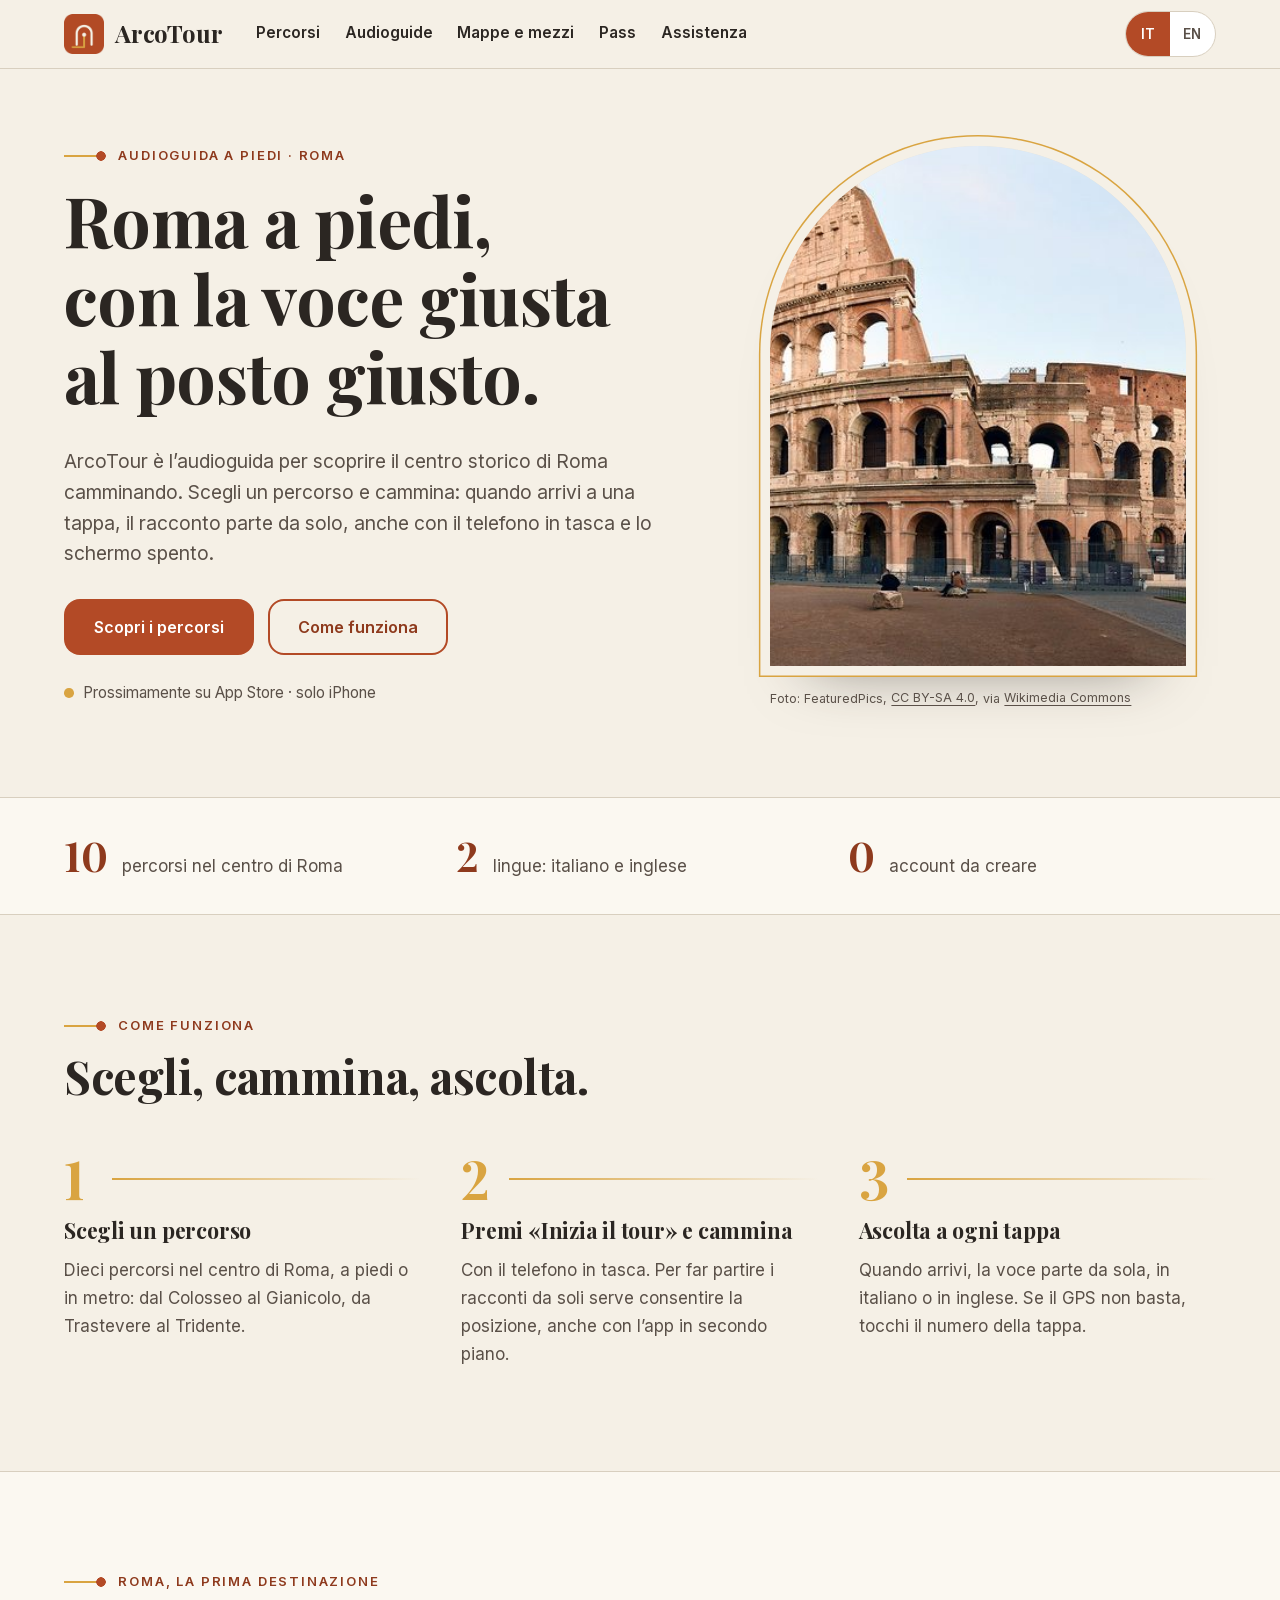
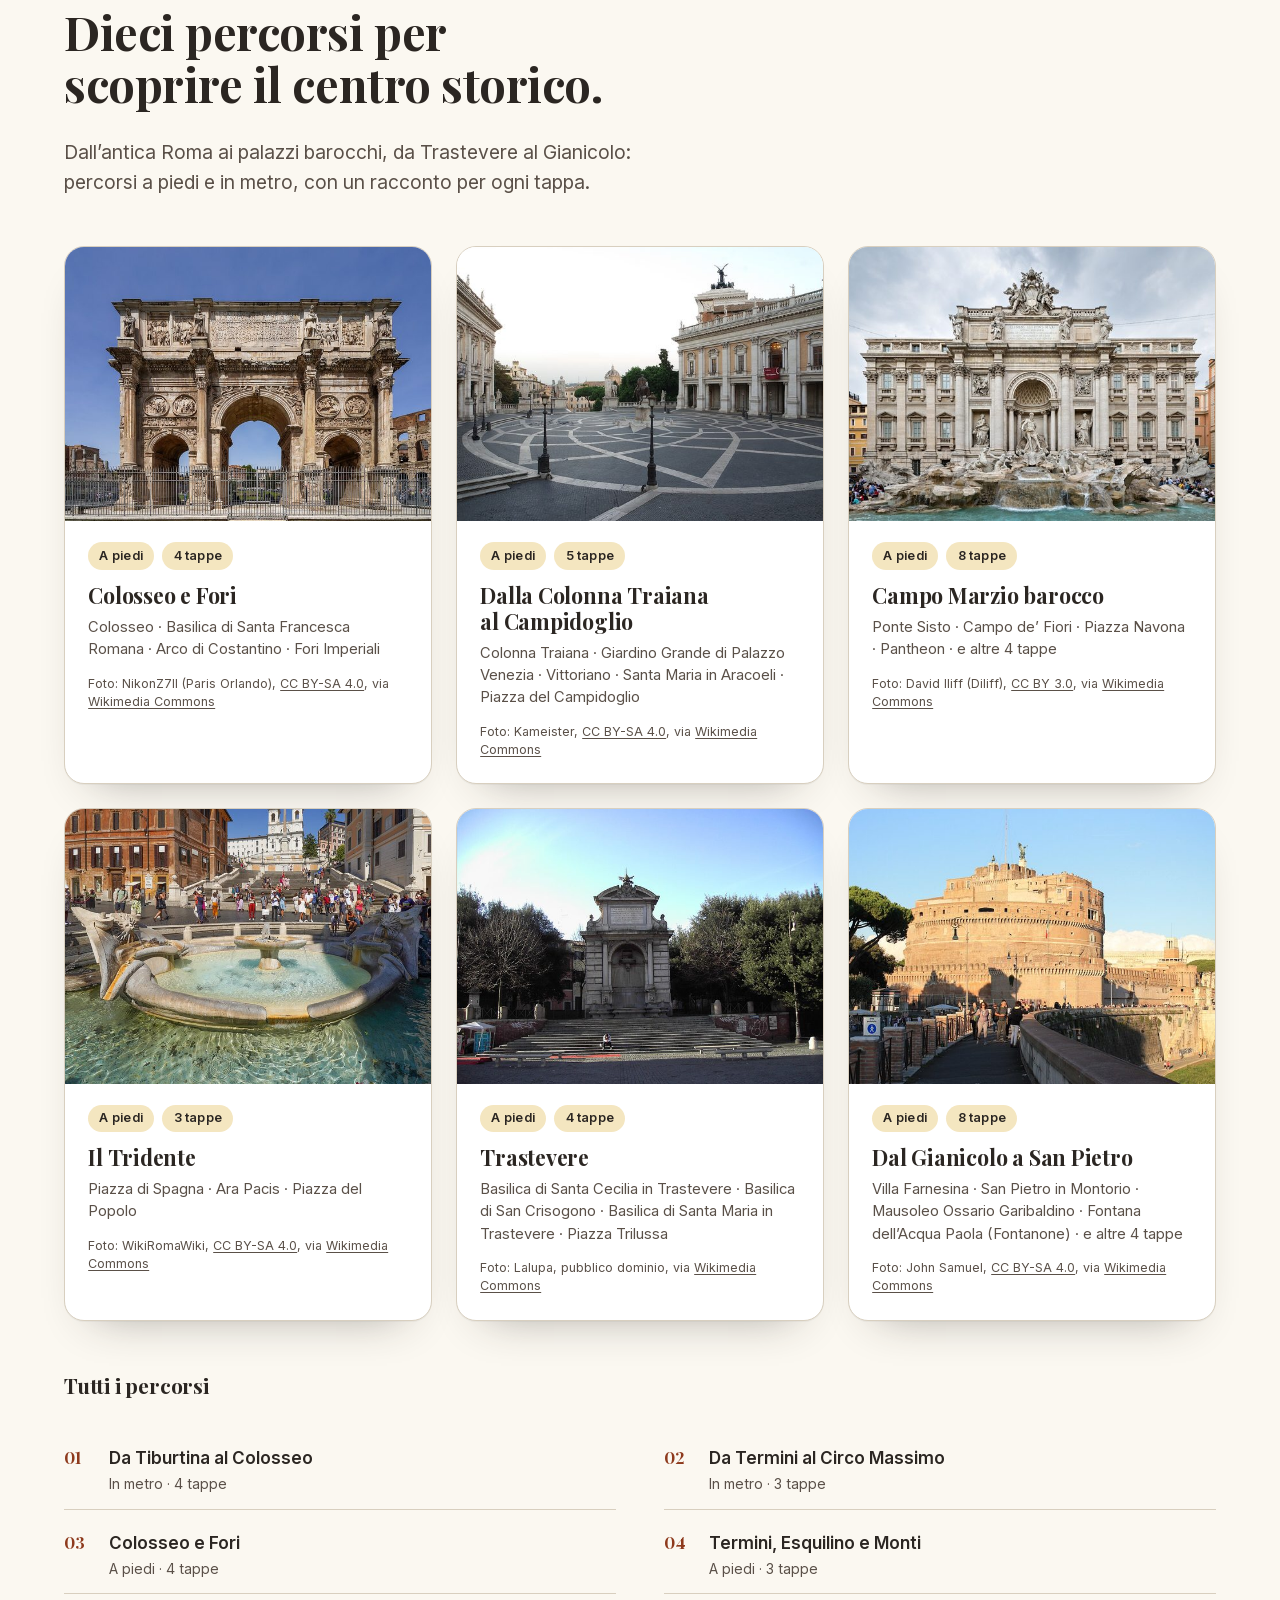
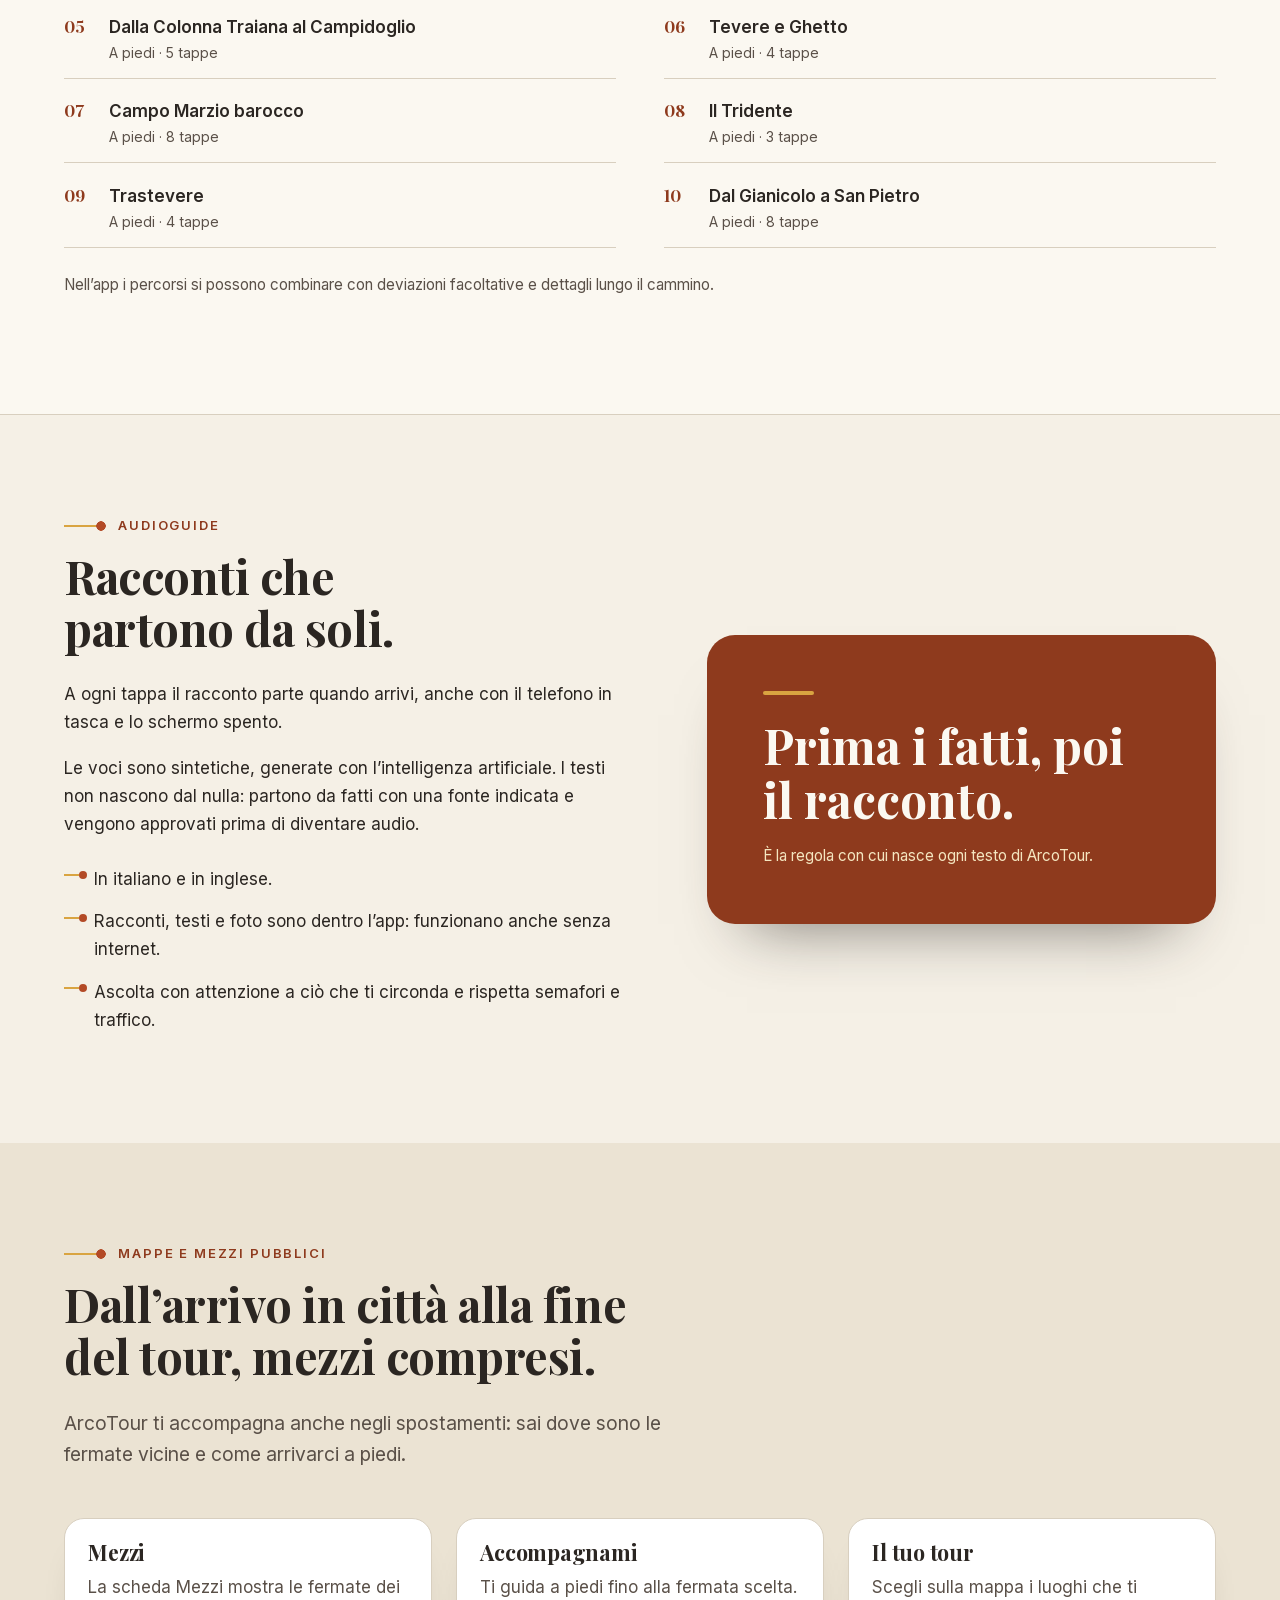
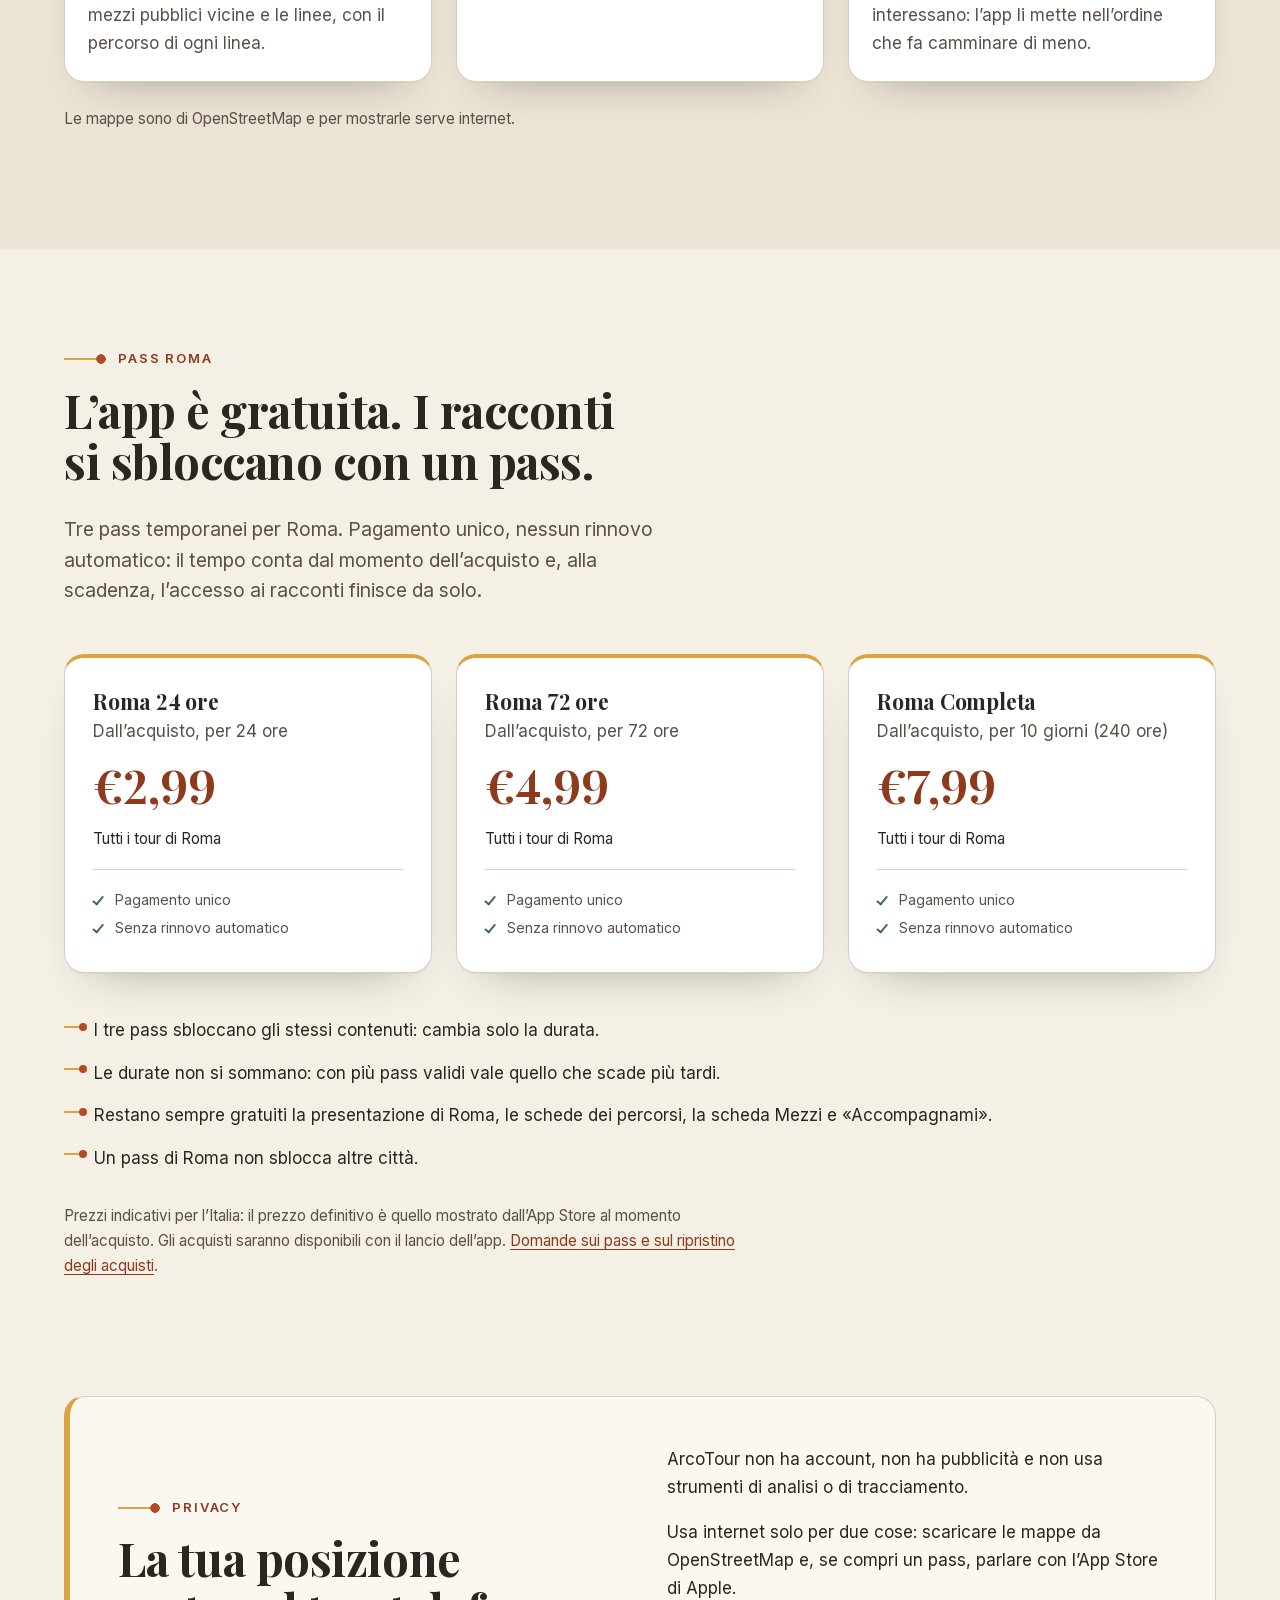
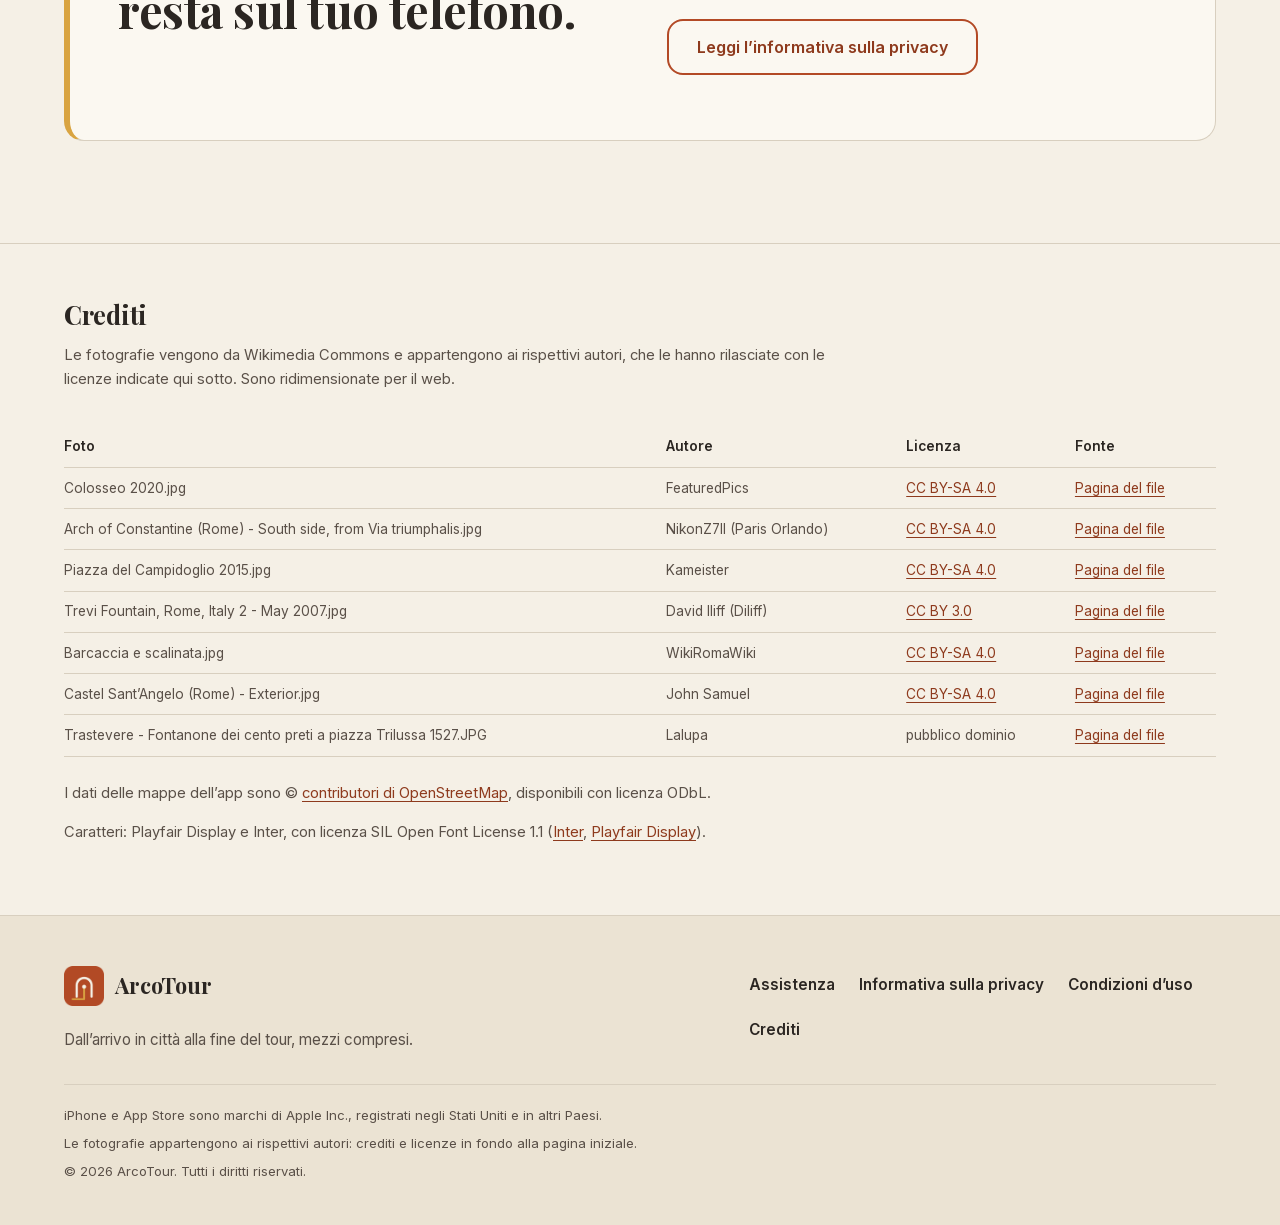
<file: index.html>
<!doctype html>
<html lang="it">
<head>
<meta charset="utf-8">
<meta name="viewport" content="width=device-width, initial-scale=1">
<title>ArcoTour · Audioguida a piedi per Roma</title>
<meta name="description" content="ArcoTour è l’audioguida per scoprire Roma camminando: dieci percorsi a piedi e in metro, con racconti in italiano e inglese che partono da soli a ogni tappa.">
<meta name="theme-color" content="#F5F0E6">
<meta name="color-scheme" content="light">
<link rel="canonical" href="https://car-carmelo-ui.github.io/arcotour-site/">
<link rel="alternate" hreflang="it" href="https://car-carmelo-ui.github.io/arcotour-site/">
<link rel="alternate" hreflang="en" href="https://car-carmelo-ui.github.io/arcotour-site/en/">
<link rel="alternate" hreflang="x-default" href="https://car-carmelo-ui.github.io/arcotour-site/">
<meta property="og:type" content="website">
<meta property="og:site_name" content="ArcoTour">
<meta property="og:title" content="ArcoTour · Audioguida a piedi per Roma">
<meta property="og:description" content="ArcoTour è l’audioguida per scoprire Roma camminando: dieci percorsi a piedi e in metro, con racconti in italiano e inglese che partono da soli a ogni tappa.">
<meta property="og:url" content="https://car-carmelo-ui.github.io/arcotour-site/">
<meta property="og:locale" content="it_IT">
<meta property="og:locale:alternate" content="en_GB">
<meta property="og:image" content="https://car-carmelo-ui.github.io/arcotour-site/assets/img/anteprima-it.png">
<meta property="og:image:width" content="1200">
<meta property="og:image:height" content="630">
<meta property="og:image:alt" content="ArcoTour, audioguida a piedi">
<meta name="twitter:card" content="summary_large_image">
<link rel="icon" href="favicon.ico" sizes="any">
<link rel="icon" type="image/png" sizes="32x32" href="assets/img/favicon-32.png">
<link rel="apple-touch-icon" href="assets/img/apple-touch-icon.png">
<link rel="preload" href="assets/fonts/PlayfairDisplay-Bold.ttf" as="font" type="font/ttf" crossorigin>
<link rel="preload" href="assets/fonts/inter-regular.woff2" as="font" type="font/woff2" crossorigin>
<link rel="stylesheet" href="assets/css/site.css">
<script>document.documentElement.className='js'</script>
<script src="assets/js/site.js" defer></script>
<script type="application/ld+json">{"@context":"https://schema.org","@graph":[{"@type":"WebSite","@id":"https://car-carmelo-ui.github.io/arcotour-site/#sito","url":"https://car-carmelo-ui.github.io/arcotour-site/","name":"ArcoTour","inLanguage":"it"},{"@type":"MobileApplication","name":"ArcoTour","operatingSystem":"iOS 15 or later","applicationCategory":"TravelApplication","description":"Audioguida a piedi per Roma: percorsi a piedi e in metro, racconti in italiano e inglese che partono da soli a ogni tappa.","inLanguage":["it","en"],"url":"https://car-carmelo-ui.github.io/arcotour-site/"}]}</script>
</head>
<body>
<a class="salta" href="#contenuto">Vai al contenuto</a>
<header class="intestazione">
<div class="contenitore">
<a class="marchio" href="index.html" aria-label="ArcoTour, pagina iniziale"><img src="assets/img/icona-96.png" width="40" height="40" alt=""><span>ArcoTour</span></a>
<button class="menu-toggle" type="button" aria-expanded="false" aria-controls="menu-principale">Menu</button>
<nav class="nav" id="menu-principale" aria-label="Menu principale"><ul><li><a href="index.html#roma">Percorsi</a></li><li><a href="index.html#audioguide">Audioguide</a></li><li><a href="index.html#mappe">Mappe e mezzi</a></li><li><a href="index.html#pass">Pass</a></li><li><a href="support.html">Assistenza</a></li></ul></nav>
<div class="lingua" role="group" aria-label="Lingua del sito"><span lang="it" aria-label="Italiano" aria-current="true">IT</span><a lang="en" hreflang="en" aria-label="English" href="en/index.html">EN</a></div>
</div>
</header>
<main id="contenuto">
<section class="eroe" aria-labelledby="titolo-eroe">
<div class="contenitore">
<div>
<p class="occhiello">Audioguida a piedi · Roma</p>
<h1 id="titolo-eroe">Roma a piedi, con la voce giusta al posto giusto.</h1>
<p class="lead">ArcoTour è l’audioguida per scoprire il centro storico di Roma camminando. Scegli un percorso e cammina: quando arrivi a una tappa, il racconto parte da solo, anche con il telefono in tasca e lo schermo spento.</p>
<div class="pulsanti"><a class="pulsante pulsante-primario" href="#roma">Scopri i percorsi</a><a class="pulsante pulsante-secondario" href="#come-funziona">Come funziona</a></div>
<p class="disponibilita">Prossimamente su App Store · solo iPhone</p>
</div>
<figure class="arco">
<div class="arco-cornice">
<img src="assets/img/foto/colosseo-1280.jpg" srcset="assets/img/foto/colosseo-640.jpg 640w, assets/img/foto/colosseo-1280.jpg 1280w" sizes="(min-width: 60rem) 26rem, 86vw" width="1280" height="897" alt="Il Colosseo visto dall’esterno." fetchpriority="high" decoding="async">
</div>
<figcaption class="credito">Foto: FeaturedPics, <a href="https://creativecommons.org/licenses/by-sa/4.0/">CC BY-SA 4.0</a>, via <a href="https://commons.wikimedia.org/wiki/File:Colosseo_2020.jpg">Wikimedia Commons</a></figcaption>
</figure>
</div>
</section>
<section class="fatti sezione-avorio" aria-label="ArcoTour"><div class="contenitore"><ul><li><span class="valore">10</span><span class="etichetta">percorsi nel centro di Roma</span></li><li><span class="valore">2</span><span class="etichetta">lingue: italiano e inglese</span></li><li><span class="valore">0</span><span class="etichetta">account da creare</span></li></ul></div></section>
<section id="come-funziona" aria-labelledby="titolo-come">
<div class="contenitore">
<div class="testata">
<p class="occhiello">Come funziona</p>
<h2 id="titolo-come">Scegli, cammina, ascolta.</h2>
</div>
<ol class="passi"><li class="passo"><h3>Scegli un percorso</h3><p>Dieci percorsi nel centro di Roma, a piedi o in metro: dal Colosseo al Gianicolo, da Trastevere al Tridente.</p></li><li class="passo"><h3>Premi «Inizia il tour» e cammina</h3><p>Con il telefono in tasca. Per far partire i racconti da soli serve consentire la posizione, anche con l’app in secondo piano.</p></li><li class="passo"><h3>Ascolta a ogni tappa</h3><p>Quando arrivi, la voce parte da sola, in italiano o in inglese. Se il GPS non basta, tocchi il numero della tappa.</p></li></ol>
</div>
</section>
<section id="roma" class="sezione-avorio" aria-labelledby="titolo-roma">
<div class="contenitore">
<div class="testata">
<p class="occhiello">Roma, la prima destinazione</p>
<h2 id="titolo-roma">Dieci percorsi per scoprire il centro storico.</h2>
<p class="lead">Dall’antica Roma ai palazzi barocchi, da Trastevere al Gianicolo: percorsi a piedi e in metro, con un racconto per ogni tappa.</p>
</div>
<div class="griglia griglia-percorsi">
<article class="scheda">
<img src="assets/img/foto/arco_costantino-1280.jpg" srcset="assets/img/foto/arco_costantino-640.jpg 640w, assets/img/foto/arco_costantino-1280.jpg 1280w" sizes="(min-width: 60rem) 22rem, (min-width: 40rem) 45vw, 92vw" width="1280" height="1080" alt="L’Arco di Costantino." loading="lazy" decoding="async">
<div class="scheda-corpo">
<ul class="meta"><li>A piedi</li><li>4 tappe</li></ul>
<h3>Colosseo e Fori</h3>
<p class="tappe-elenco">Colosseo · Basilica di Santa Francesca Romana · Arco di Costantino · Fori Imperiali</p>
<p class="credito">Foto: NikonZ7II (Paris Orlando), <a href="https://creativecommons.org/licenses/by-sa/4.0/">CC BY-SA 4.0</a>, via <a href="https://commons.wikimedia.org/wiki/File:Arch_of_Constantine_(Rome)_-_South_side,_from_Via_triumphalis.jpg">Wikimedia Commons</a></p>
</div>
</article>
<article class="scheda">
<img src="assets/img/foto/campidoglio-1280.jpg" srcset="assets/img/foto/campidoglio-640.jpg 640w, assets/img/foto/campidoglio-1280.jpg 1280w" sizes="(min-width: 60rem) 22rem, (min-width: 40rem) 45vw, 92vw" width="1280" height="853" alt="Piazza del Campidoglio, con la pavimentazione a stella e i palazzi che la circondano." loading="lazy" decoding="async">
<div class="scheda-corpo">
<ul class="meta"><li>A piedi</li><li>5 tappe</li></ul>
<h3>Dalla Colonna Traiana al Campidoglio</h3>
<p class="tappe-elenco">Colonna Traiana · Giardino Grande di Palazzo Venezia · Vittoriano · Santa Maria in Aracoeli · Piazza del Campidoglio</p>
<p class="credito">Foto: Kameister, <a href="https://creativecommons.org/licenses/by-sa/4.0/">CC BY-SA 4.0</a>, via <a href="https://commons.wikimedia.org/wiki/File:Piazza_del_Campidoglio_2015.jpg">Wikimedia Commons</a></p>
</div>
</article>
<article class="scheda">
<img src="assets/img/foto/fontana_di_trevi-1280.jpg" srcset="assets/img/foto/fontana_di_trevi-640.jpg 640w, assets/img/foto/fontana_di_trevi-1280.jpg 1280w" sizes="(min-width: 60rem) 22rem, (min-width: 40rem) 45vw, 92vw" width="1280" height="850" alt="La Fontana di Trevi." loading="lazy" decoding="async">
<div class="scheda-corpo">
<ul class="meta"><li>A piedi</li><li>8 tappe</li></ul>
<h3>Campo Marzio barocco</h3>
<p class="tappe-elenco">Ponte Sisto · Campo de’ Fiori · Piazza Navona · Pantheon · e altre 4 tappe</p>
<p class="credito">Foto: David Iliff (Diliff), <a href="https://creativecommons.org/licenses/by/3.0/">CC BY 3.0</a>, via <a href="https://commons.wikimedia.org/wiki/File:Trevi_Fountain,_Rome,_Italy_2_-_May_2007.jpg">Wikimedia Commons</a></p>
</div>
</article>
<article class="scheda">
<img src="assets/img/foto/piazza_spagna-1280.jpg" srcset="assets/img/foto/piazza_spagna-640.jpg 640w, assets/img/foto/piazza_spagna-1280.jpg 1280w" sizes="(min-width: 60rem) 22rem, (min-width: 40rem) 45vw, 92vw" width="1280" height="1149" alt="La Barcaccia in Piazza di Spagna, con la scalinata di Trinità dei Monti sullo sfondo." loading="lazy" decoding="async">
<div class="scheda-corpo">
<ul class="meta"><li>A piedi</li><li>3 tappe</li></ul>
<h3>Il Tridente</h3>
<p class="tappe-elenco">Piazza di Spagna · Ara Pacis · Piazza del Popolo</p>
<p class="credito">Foto: WikiRomaWiki, <a href="https://creativecommons.org/licenses/by-sa/4.0/">CC BY-SA 4.0</a>, via <a href="https://commons.wikimedia.org/wiki/File:Barcaccia_e_scalinata.jpg">Wikimedia Commons</a></p>
</div>
</article>
<article class="scheda">
<img src="assets/img/foto/piazza_trilussa-1280.jpg" srcset="assets/img/foto/piazza_trilussa-640.jpg 640w, assets/img/foto/piazza_trilussa-1280.jpg 1280w" sizes="(min-width: 60rem) 22rem, (min-width: 40rem) 45vw, 92vw" width="1280" height="960" alt="Piazza Trilussa a Trastevere, con la fontana e la scalinata." loading="lazy" decoding="async">
<div class="scheda-corpo">
<ul class="meta"><li>A piedi</li><li>4 tappe</li></ul>
<h3>Trastevere</h3>
<p class="tappe-elenco">Basilica di Santa Cecilia in Trastevere · Basilica di San Crisogono · Basilica di Santa Maria in Trastevere · Piazza Trilussa</p>
<p class="credito">Foto: Lalupa, pubblico dominio, via <a href="https://commons.wikimedia.org/wiki/File:Trastevere_-_Fontanone_dei_cento_preti_a_piazza_Trilussa_1527.JPG">Wikimedia Commons</a></p>
</div>
</article>
<article class="scheda">
<img src="assets/img/foto/castel_sant_angelo-1280.jpg" srcset="assets/img/foto/castel_sant_angelo-640.jpg 640w, assets/img/foto/castel_sant_angelo-1280.jpg 1280w" sizes="(min-width: 60rem) 22rem, (min-width: 40rem) 45vw, 92vw" width="1280" height="853" alt="Castel Sant’Angelo." loading="lazy" decoding="async">
<div class="scheda-corpo">
<ul class="meta"><li>A piedi</li><li>8 tappe</li></ul>
<h3>Dal Gianicolo a San Pietro</h3>
<p class="tappe-elenco">Villa Farnesina · San Pietro in Montorio · Mausoleo Ossario Garibaldino · Fontana dell’Acqua Paola (Fontanone) · e altre 4 tappe</p>
<p class="credito">Foto: John Samuel, <a href="https://creativecommons.org/licenses/by-sa/4.0/">CC BY-SA 4.0</a>, via <a href="https://commons.wikimedia.org/wiki/File:Castel_Sant&#x27;Angelo_(Rome)_-_Exterior.jpg">Wikimedia Commons</a></p>
</div>
</article>
</div>
<h3 class="sottotitolo-sezione">Tutti i percorsi</h3>
<ol class="elenco-percorsi"><li><span><span class="nome">Da Tiburtina al Colosseo</span><span class="dettaglio">In metro · 4 tappe</span></span></li><li><span><span class="nome">Da Termini al Circo Massimo</span><span class="dettaglio">In metro · 3 tappe</span></span></li><li><span><span class="nome">Colosseo e Fori</span><span class="dettaglio">A piedi · 4 tappe</span></span></li><li><span><span class="nome">Termini, Esquilino e Monti</span><span class="dettaglio">A piedi · 3 tappe</span></span></li><li><span><span class="nome">Dalla Colonna Traiana al Campidoglio</span><span class="dettaglio">A piedi · 5 tappe</span></span></li><li><span><span class="nome">Tevere e Ghetto</span><span class="dettaglio">A piedi · 4 tappe</span></span></li><li><span><span class="nome">Campo Marzio barocco</span><span class="dettaglio">A piedi · 8 tappe</span></span></li><li><span><span class="nome">Il Tridente</span><span class="dettaglio">A piedi · 3 tappe</span></span></li><li><span><span class="nome">Trastevere</span><span class="dettaglio">A piedi · 4 tappe</span></span></li><li><span><span class="nome">Dal Gianicolo a San Pietro</span><span class="dettaglio">A piedi · 8 tappe</span></span></li></ol>
<p class="nota nota-sotto">Nell’app i percorsi si possono combinare con deviazioni facoltative e dettagli lungo il cammino.</p>
</div>
</section>
<section id="audioguide" aria-labelledby="titolo-audio">
<div class="contenitore due-colonne">
<div>
<p class="occhiello">Audioguide</p>
<h2 id="titolo-audio">Racconti che partono da soli.</h2>
<p>A ogni tappa il racconto parte quando arrivi, anche con il telefono in tasca e lo schermo spento.</p>
<p>Le voci sono sintetiche, generate con l’intelligenza artificiale. I testi non nascono dal nulla: partono da fatti con una fonte indicata e vengono approvati prima di diventare audio.</p>
<ul class="punti"><li>In italiano e in inglese.</li><li>Racconti, testi e foto sono dentro l’app: funzionano anche senza internet.</li><li>Ascolta con attenzione a ciò che ti circonda e rispetta semafori e traffico.</li></ul>
</div>
<div class="citazione"><p>Prima i fatti, poi il racconto.</p><p>È la regola con cui nasce ogni testo di ArcoTour.</p></div>
</div>
</section>
<section id="mappe" class="sezione-sabbia" aria-labelledby="titolo-mappe">
<div class="contenitore">
<div class="testata">
<p class="occhiello">Mappe e mezzi pubblici</p>
<h2 id="titolo-mappe">Dall’arrivo in città alla fine del tour, mezzi compresi.</h2>
<p class="lead">ArcoTour ti accompagna anche negli spostamenti: sai dove sono le fermate vicine e come arrivarci a piedi.</p>
</div>
<div class="griglia griglia-3"><article class="scheda"><div class="scheda-corpo"><h3>Mezzi</h3><p>La scheda Mezzi mostra le fermate dei mezzi pubblici vicine e le linee, con il percorso di ogni linea.</p></div></article><article class="scheda"><div class="scheda-corpo"><h3>Accompagnami</h3><p>Ti guida a piedi fino alla fermata scelta.</p></div></article><article class="scheda"><div class="scheda-corpo"><h3>Il tuo tour</h3><p>Scegli sulla mappa i luoghi che ti interessano: l’app li mette nell’ordine che fa camminare di meno.</p></div></article></div>
<p class="nota nota-sotto">Le mappe sono di OpenStreetMap e per mostrarle serve internet.</p>
</div>
</section>
<section id="pass" aria-labelledby="titolo-pass">
<div class="contenitore">
<div class="testata">
<p class="occhiello">Pass Roma</p>
<h2 id="titolo-pass">L’app è gratuita. I racconti si sbloccano con un pass.</h2>
<p class="lead">Tre pass temporanei per Roma. Pagamento unico, nessun rinnovo automatico: il tempo conta dal momento dell’acquisto e, alla scadenza, l’accesso ai racconti finisce da solo.</p>
</div>
<div class="griglia-pass">
<article class="pass">
<h3>Roma 24 ore</h3>
<p class="durata">Dall’acquisto, per 24 ore</p>
<p class="prezzo">€2,99</p>
<p class="contenuto">Tutti i tour di Roma</p>
<ul class="bollini"><li>Pagamento unico</li><li>Senza rinnovo automatico</li></ul>
</article>
<article class="pass">
<h3>Roma 72 ore</h3>
<p class="durata">Dall’acquisto, per 72 ore</p>
<p class="prezzo">€4,99</p>
<p class="contenuto">Tutti i tour di Roma</p>
<ul class="bollini"><li>Pagamento unico</li><li>Senza rinnovo automatico</li></ul>
</article>
<article class="pass">
<h3>Roma Completa</h3>
<p class="durata">Dall’acquisto, per 10 giorni (240 ore)</p>
<p class="prezzo">€7,99</p>
<p class="contenuto">Tutti i tour di Roma</p>
<ul class="bollini"><li>Pagamento unico</li><li>Senza rinnovo automatico</li></ul>
</article>
</div>
<ul class="punti pass-punti"><li>I tre pass sbloccano gli stessi contenuti: cambia solo la durata.</li><li>Le durate non si sommano: con più pass validi vale quello che scade più tardi.</li><li>Restano sempre gratuiti la presentazione di Roma, le schede dei percorsi, la scheda Mezzi e «Accompagnami».</li><li>Un pass di Roma non sblocca altre città.</li></ul>
<p class="nota nota-sotto">Prezzi indicativi per l’Italia: il prezzo definitivo è quello mostrato dall’App Store al momento dell’acquisto. Gli acquisti saranno disponibili con il lancio dell’app. <a href="support.html#come-funzionano-i-pass">Domande sui pass e sul ripristino degli acquisti</a>.</p>
</div>
</section>
<section id="privacy" class="senza-sopra" aria-labelledby="titolo-privacy">
<div class="contenitore">
<div class="fascia-privacy">
<div>
<p class="occhiello">Privacy</p>
<h2 id="titolo-privacy">La tua posizione resta sul tuo telefono.</h2>
</div>
<div>
<p>ArcoTour non ha account, non ha pubblicità e non usa strumenti di analisi o di tracciamento.</p>
<p>Usa internet solo per due cose: scaricare le mappe da OpenStreetMap e, se compri un pass, parlare con l’App Store di Apple.</p>
<p><a class="pulsante pulsante-secondario" href="privacy.html">Leggi l’informativa sulla privacy</a></p>
</div>
</div>
</div>
</section>
<section id="crediti" class="crediti" aria-labelledby="titolo-crediti">
<div class="contenitore">
<h2 id="titolo-crediti">Crediti</h2>
<p>Le fotografie vengono da Wikimedia Commons e appartengono ai rispettivi autori, che le hanno rilasciate con le licenze indicate qui sotto. Sono ridimensionate per il web.</p>
<div class="scorri"><table class="tabella-crediti"><thead><tr><th scope="col">Foto</th><th scope="col">Autore</th><th scope="col">Licenza</th><th scope="col">Fonte</th></tr></thead><tbody><tr><td>Colosseo 2020.jpg</td><td>FeaturedPics</td><td><a href="https://creativecommons.org/licenses/by-sa/4.0/">CC BY-SA 4.0</a></td><td><a href="https://commons.wikimedia.org/wiki/File:Colosseo_2020.jpg">Pagina del file</a></td></tr><tr><td>Arch of Constantine (Rome) - South side, from Via triumphalis.jpg</td><td>NikonZ7II (Paris Orlando)</td><td><a href="https://creativecommons.org/licenses/by-sa/4.0/">CC BY-SA 4.0</a></td><td><a href="https://commons.wikimedia.org/wiki/File:Arch_of_Constantine_(Rome)_-_South_side,_from_Via_triumphalis.jpg">Pagina del file</a></td></tr><tr><td>Piazza del Campidoglio 2015.jpg</td><td>Kameister</td><td><a href="https://creativecommons.org/licenses/by-sa/4.0/">CC BY-SA 4.0</a></td><td><a href="https://commons.wikimedia.org/wiki/File:Piazza_del_Campidoglio_2015.jpg">Pagina del file</a></td></tr><tr><td>Trevi Fountain, Rome, Italy 2 - May 2007.jpg</td><td>David Iliff (Diliff)</td><td><a href="https://creativecommons.org/licenses/by/3.0/">CC BY 3.0</a></td><td><a href="https://commons.wikimedia.org/wiki/File:Trevi_Fountain,_Rome,_Italy_2_-_May_2007.jpg">Pagina del file</a></td></tr><tr><td>Barcaccia e scalinata.jpg</td><td>WikiRomaWiki</td><td><a href="https://creativecommons.org/licenses/by-sa/4.0/">CC BY-SA 4.0</a></td><td><a href="https://commons.wikimedia.org/wiki/File:Barcaccia_e_scalinata.jpg">Pagina del file</a></td></tr><tr><td>Castel Sant’Angelo (Rome) - Exterior.jpg</td><td>John Samuel</td><td><a href="https://creativecommons.org/licenses/by-sa/4.0/">CC BY-SA 4.0</a></td><td><a href="https://commons.wikimedia.org/wiki/File:Castel_Sant&#x27;Angelo_(Rome)_-_Exterior.jpg">Pagina del file</a></td></tr><tr><td>Trastevere - Fontanone dei cento preti a piazza Trilussa 1527.JPG</td><td>Lalupa</td><td>pubblico dominio</td><td><a href="https://commons.wikimedia.org/wiki/File:Trastevere_-_Fontanone_dei_cento_preti_a_piazza_Trilussa_1527.JPG">Pagina del file</a></td></tr></tbody></table></div>
<p>I dati delle mappe dell’app sono © <a href="https://www.openstreetmap.org/copyright">contributori di OpenStreetMap</a>, disponibili con licenza ODbL.</p>
<p>Caratteri: Playfair Display e Inter, con licenza SIL Open Font License 1.1 (<a href="assets/fonts/OFL-Inter.txt">Inter</a>, <a href="assets/fonts/OFL-PlayfairDisplay.txt">Playfair Display</a>).</p>
</div>
</section>
</main>
<footer class="piede">
<div class="contenitore">
<div class="piede-griglia">
<div>
<a class="marchio" href="index.html" aria-label="ArcoTour, pagina iniziale"><img src="assets/img/icona-96.png" width="40" height="40" alt=""><span>ArcoTour</span></a>
<p class="frase">Dall’arrivo in città alla fine del tour, mezzi compresi.</p>
</div>
<nav aria-label="Il sito"><ul><li><a href="support.html">Assistenza</a></li><li><a href="privacy.html">Informativa sulla privacy</a></li><li><a href="terms.html">Condizioni d’uso</a></li><li><a href="index.html#crediti">Crediti</a></li></ul></nav>
</div>
<div class="note">
<p>iPhone e App Store sono marchi di Apple Inc., registrati negli Stati Uniti e in altri Paesi.</p>
<p>Le fotografie appartengono ai rispettivi autori: crediti e licenze in fondo alla pagina iniziale.</p>
<p>© 2026 ArcoTour. Tutti i diritti riservati.</p>
</div>
</div>
</footer>
</body>
</html>
</file>
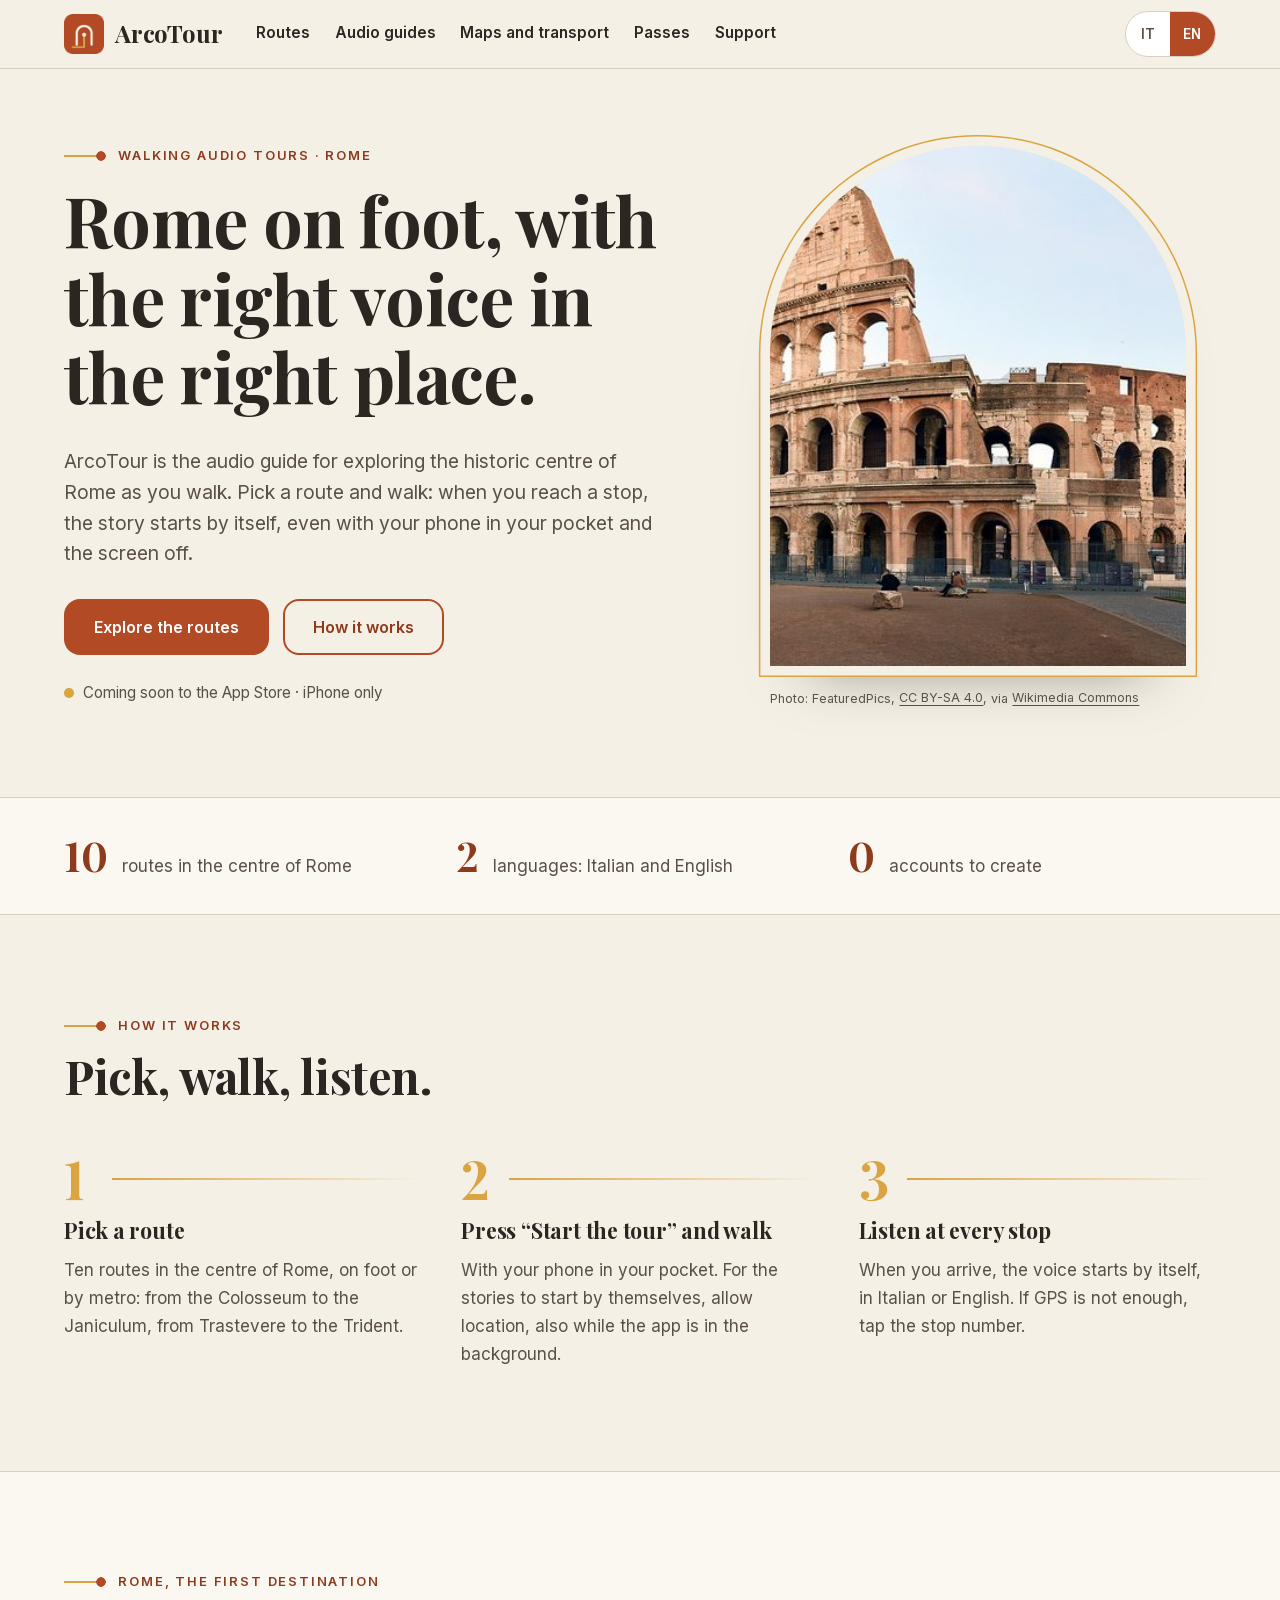
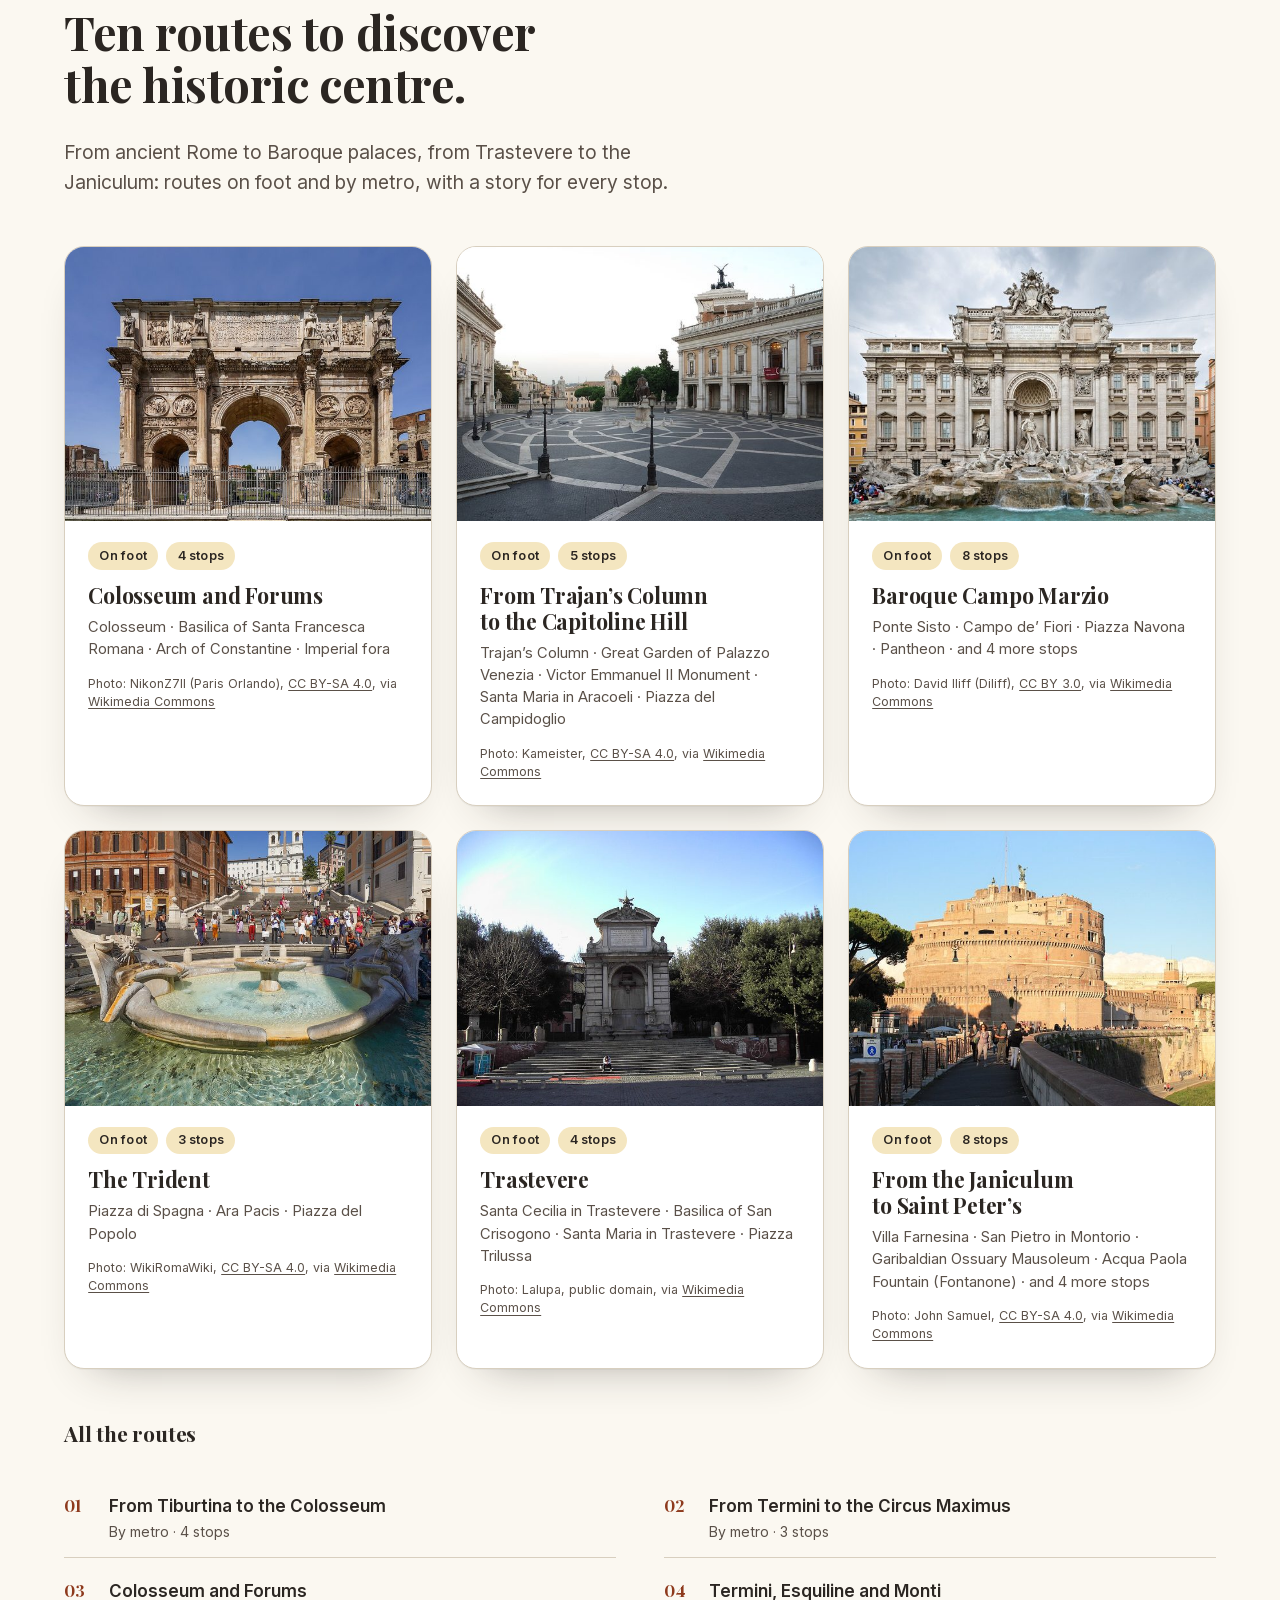
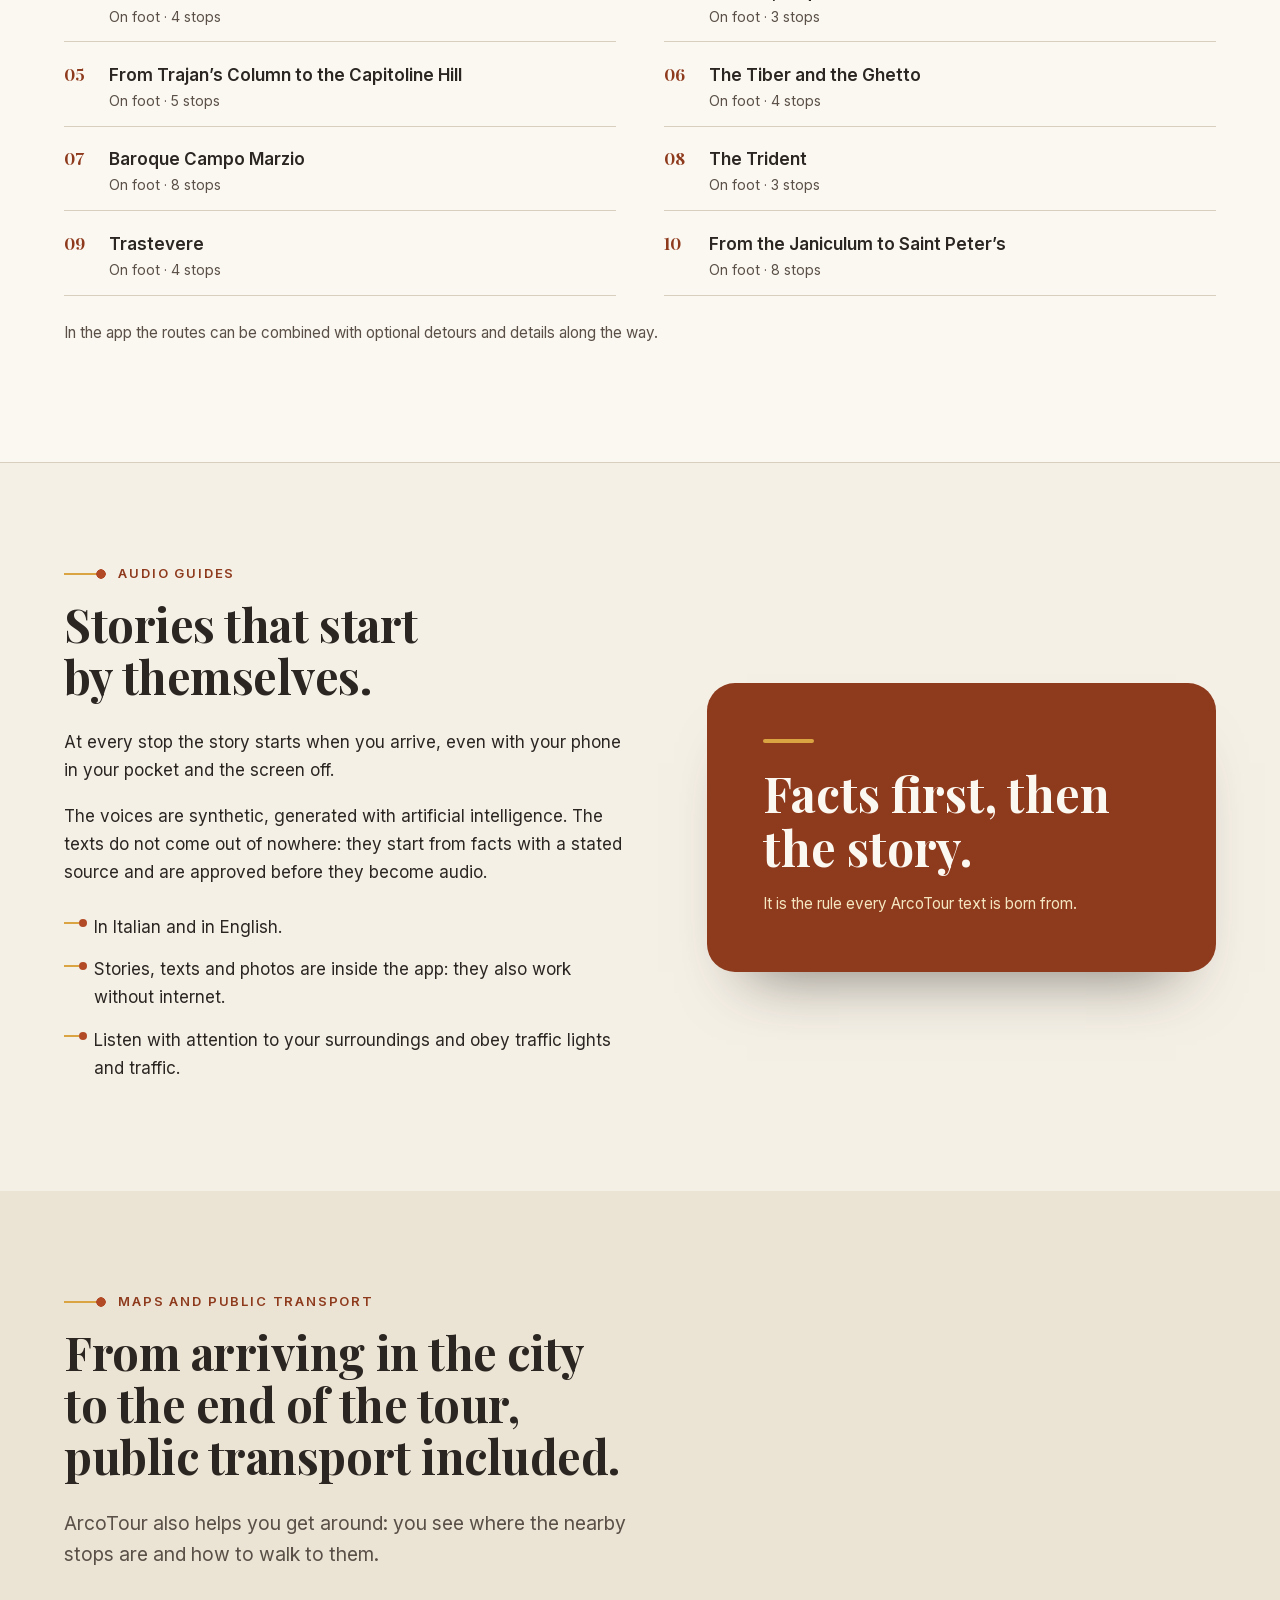
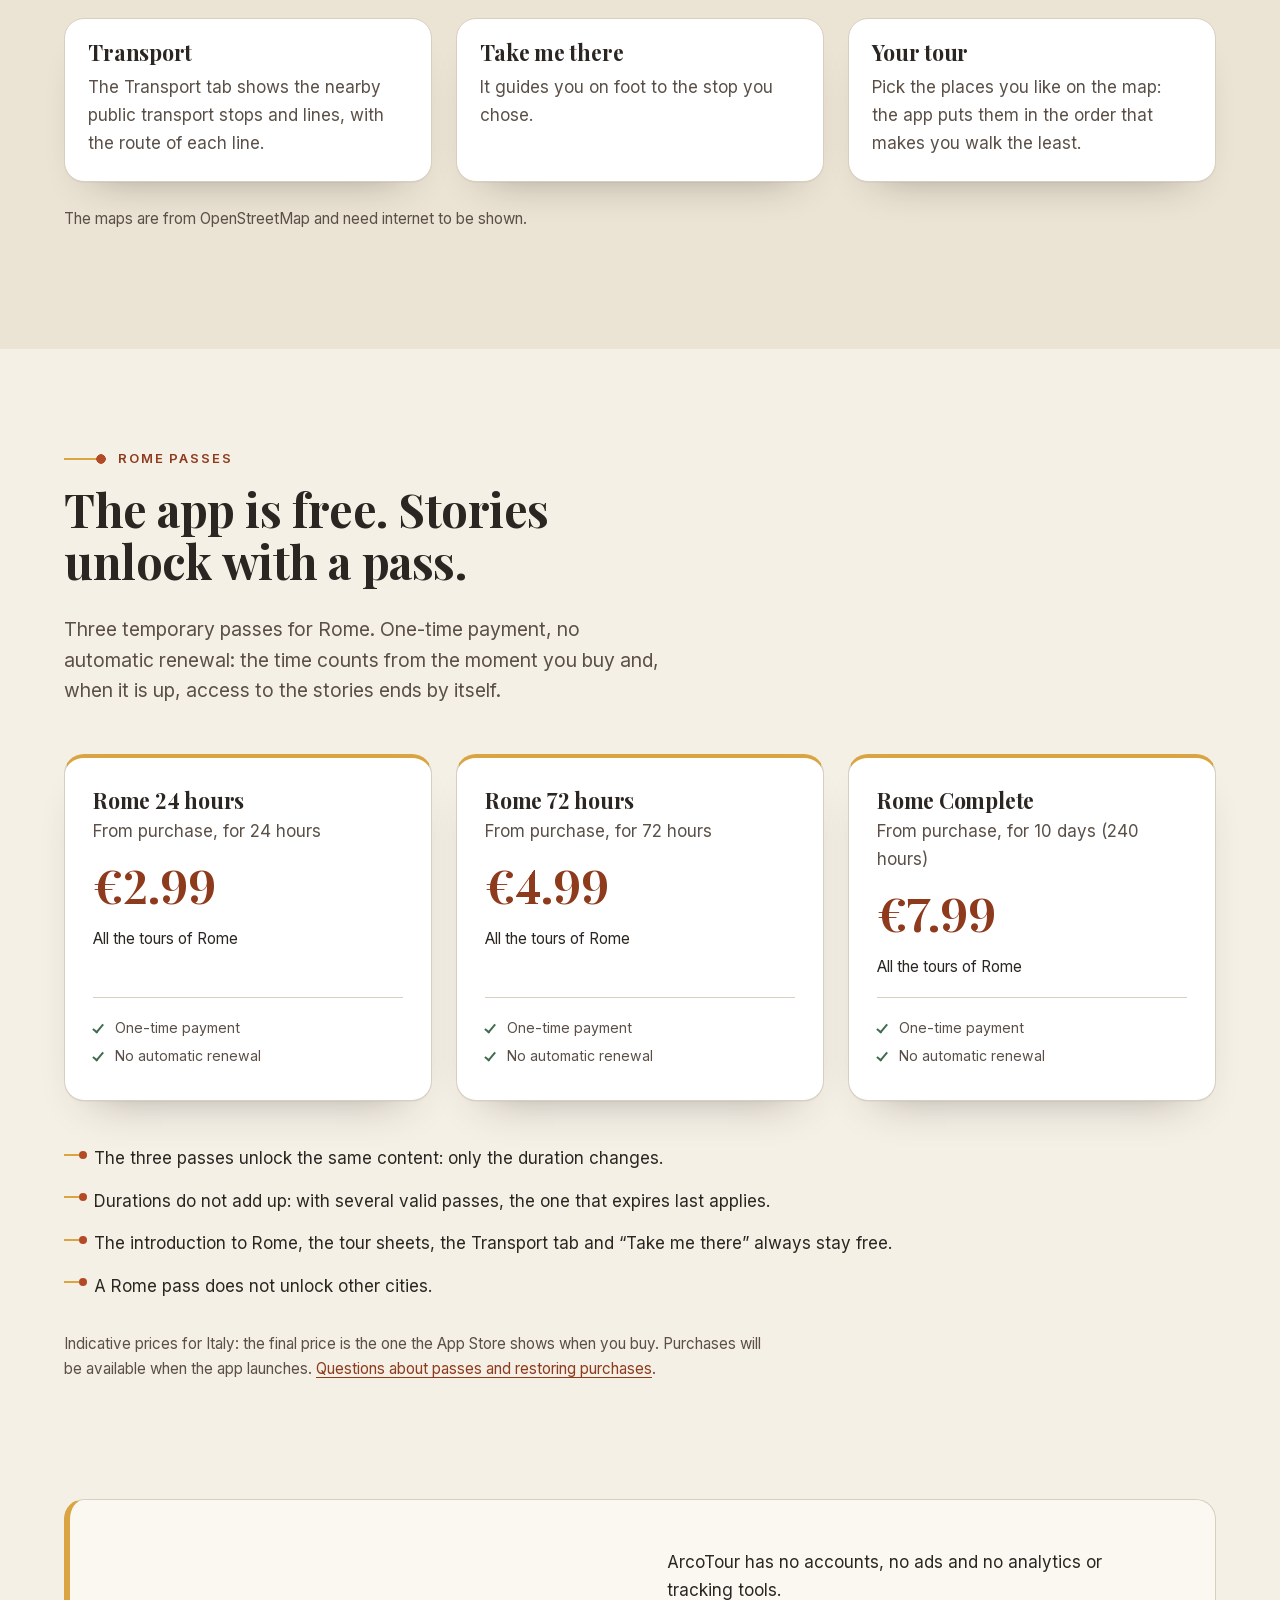
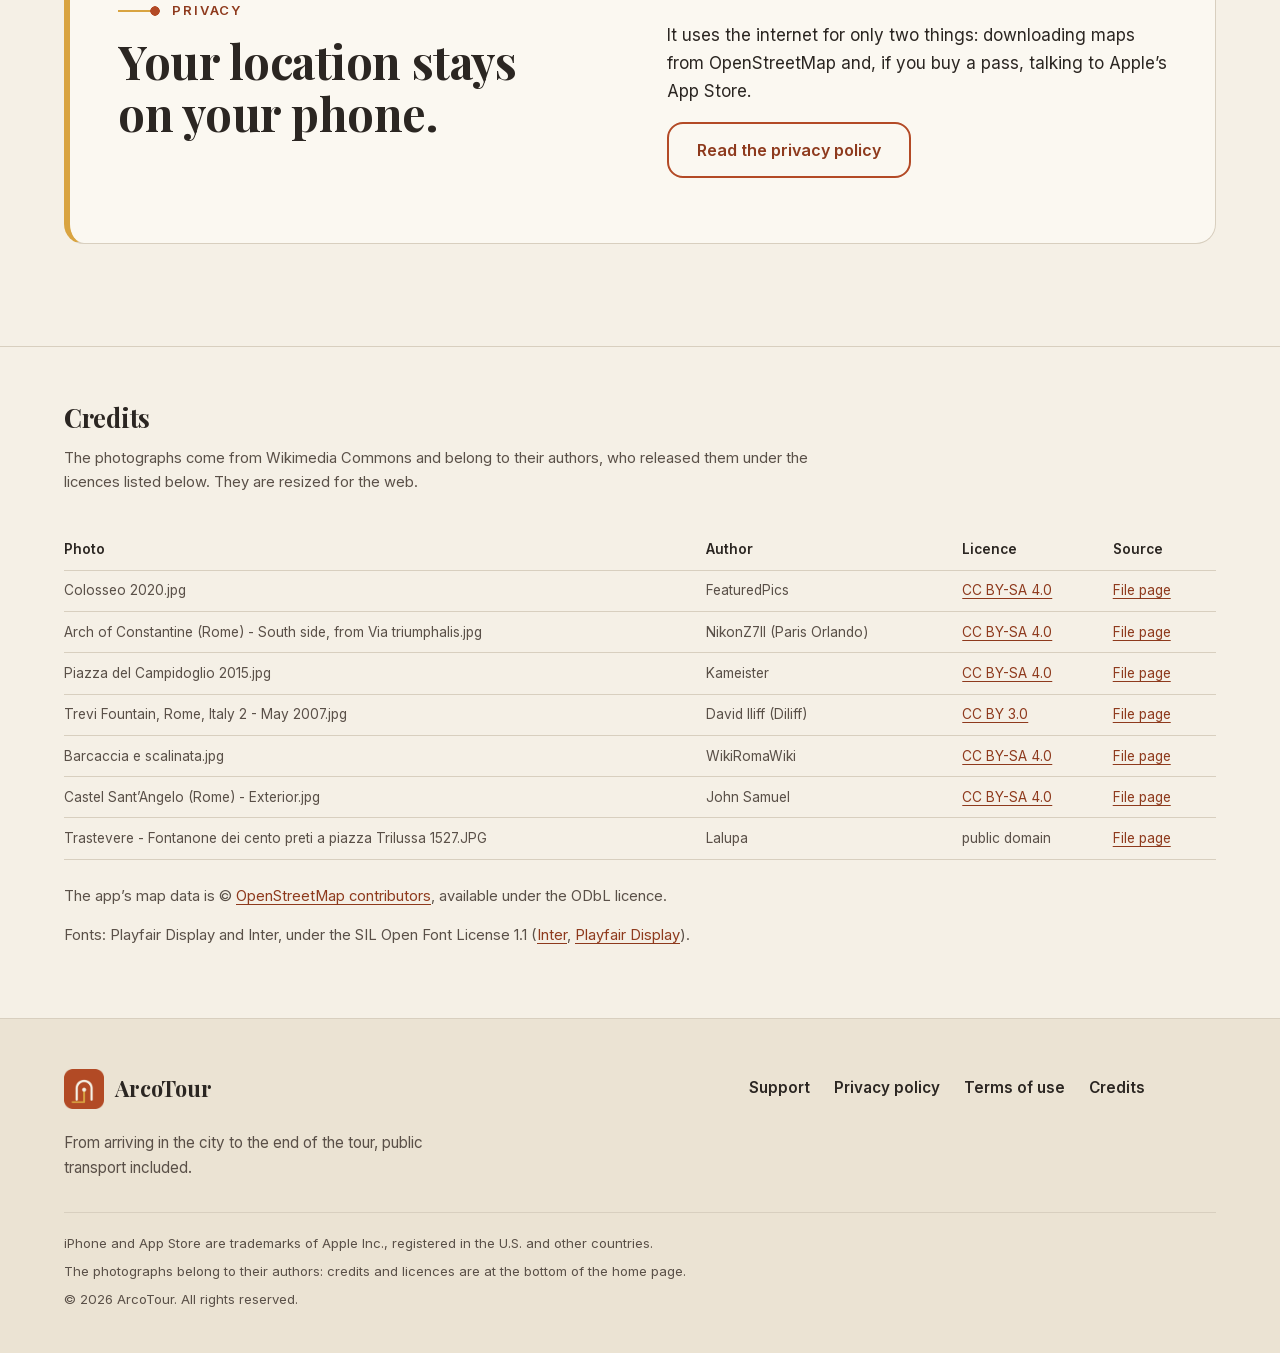
<file: en/index.html>
<!doctype html>
<html lang="en">
<head>
<meta charset="utf-8">
<meta name="viewport" content="width=device-width, initial-scale=1">
<title>ArcoTour · Walking audio tours of Rome</title>
<meta name="description" content="ArcoTour is the audio guide for exploring Rome on foot: ten walking and metro routes, with stories in Italian and English that start by themselves at every stop.">
<meta name="theme-color" content="#F5F0E6">
<meta name="color-scheme" content="light">
<link rel="canonical" href="https://car-carmelo-ui.github.io/arcotour-site/en/">
<link rel="alternate" hreflang="it" href="https://car-carmelo-ui.github.io/arcotour-site/">
<link rel="alternate" hreflang="en" href="https://car-carmelo-ui.github.io/arcotour-site/en/">
<link rel="alternate" hreflang="x-default" href="https://car-carmelo-ui.github.io/arcotour-site/">
<meta property="og:type" content="website">
<meta property="og:site_name" content="ArcoTour">
<meta property="og:title" content="ArcoTour · Walking audio tours of Rome">
<meta property="og:description" content="ArcoTour is the audio guide for exploring Rome on foot: ten walking and metro routes, with stories in Italian and English that start by themselves at every stop.">
<meta property="og:url" content="https://car-carmelo-ui.github.io/arcotour-site/en/">
<meta property="og:locale" content="en_GB">
<meta property="og:locale:alternate" content="it_IT">
<meta property="og:image" content="https://car-carmelo-ui.github.io/arcotour-site/assets/img/anteprima-en.png">
<meta property="og:image:width" content="1200">
<meta property="og:image:height" content="630">
<meta property="og:image:alt" content="ArcoTour, walking audio tours">
<meta name="twitter:card" content="summary_large_image">
<link rel="icon" href="../favicon.ico" sizes="any">
<link rel="icon" type="image/png" sizes="32x32" href="../assets/img/favicon-32.png">
<link rel="apple-touch-icon" href="../assets/img/apple-touch-icon.png">
<link rel="preload" href="../assets/fonts/PlayfairDisplay-Bold.ttf" as="font" type="font/ttf" crossorigin>
<link rel="preload" href="../assets/fonts/inter-regular.woff2" as="font" type="font/woff2" crossorigin>
<link rel="stylesheet" href="../assets/css/site.css">
<script>document.documentElement.className='js'</script>
<script src="../assets/js/site.js" defer></script>
<script type="application/ld+json">{"@context":"https://schema.org","@graph":[{"@type":"WebSite","@id":"https://car-carmelo-ui.github.io/arcotour-site/#sito","url":"https://car-carmelo-ui.github.io/arcotour-site/en/","name":"ArcoTour","inLanguage":"en"},{"@type":"MobileApplication","name":"ArcoTour","operatingSystem":"iOS 15 or later","applicationCategory":"TravelApplication","description":"Walking audio tours of Rome: routes on foot and by metro, with stories in Italian and English that start by themselves at every stop.","inLanguage":["it","en"],"url":"https://car-carmelo-ui.github.io/arcotour-site/en/"}]}</script>
</head>
<body>
<a class="salta" href="#contenuto">Skip to content</a>
<header class="intestazione">
<div class="contenitore">
<a class="marchio" href="index.html" aria-label="ArcoTour, home page"><img src="../assets/img/icona-96.png" width="40" height="40" alt=""><span>ArcoTour</span></a>
<button class="menu-toggle" type="button" aria-expanded="false" aria-controls="menu-principale">Menu</button>
<nav class="nav" id="menu-principale" aria-label="Main menu"><ul><li><a href="index.html#roma">Routes</a></li><li><a href="index.html#audioguide">Audio guides</a></li><li><a href="index.html#mappe">Maps and transport</a></li><li><a href="index.html#pass">Passes</a></li><li><a href="support.html">Support</a></li></ul></nav>
<div class="lingua" role="group" aria-label="Site language"><a lang="it" hreflang="it" aria-label="Italiano" href="../index.html">IT</a><span lang="en" aria-label="English" aria-current="true">EN</span></div>
</div>
</header>
<main id="contenuto">
<section class="eroe" aria-labelledby="titolo-eroe">
<div class="contenitore">
<div>
<p class="occhiello">Walking audio tours · Rome</p>
<h1 id="titolo-eroe">Rome on foot, with the right voice in the right place.</h1>
<p class="lead">ArcoTour is the audio guide for exploring the historic centre of Rome as you walk. Pick a route and walk: when you reach a stop, the story starts by itself, even with your phone in your pocket and the screen off.</p>
<div class="pulsanti"><a class="pulsante pulsante-primario" href="#roma">Explore the routes</a><a class="pulsante pulsante-secondario" href="#come-funziona">How it works</a></div>
<p class="disponibilita">Coming soon to the App Store · iPhone only</p>
</div>
<figure class="arco">
<div class="arco-cornice">
<img src="../assets/img/foto/colosseo-1280.jpg" srcset="../assets/img/foto/colosseo-640.jpg 640w, ../assets/img/foto/colosseo-1280.jpg 1280w" sizes="(min-width: 60rem) 26rem, 86vw" width="1280" height="897" alt="The Colosseum seen from outside." fetchpriority="high" decoding="async">
</div>
<figcaption class="credito">Photo: FeaturedPics, <a href="https://creativecommons.org/licenses/by-sa/4.0/">CC BY-SA 4.0</a>, via <a href="https://commons.wikimedia.org/wiki/File:Colosseo_2020.jpg">Wikimedia Commons</a></figcaption>
</figure>
</div>
</section>
<section class="fatti sezione-avorio" aria-label="ArcoTour"><div class="contenitore"><ul><li><span class="valore">10</span><span class="etichetta">routes in the centre of Rome</span></li><li><span class="valore">2</span><span class="etichetta">languages: Italian and English</span></li><li><span class="valore">0</span><span class="etichetta">accounts to create</span></li></ul></div></section>
<section id="come-funziona" aria-labelledby="titolo-come">
<div class="contenitore">
<div class="testata">
<p class="occhiello">How it works</p>
<h2 id="titolo-come">Pick, walk, listen.</h2>
</div>
<ol class="passi"><li class="passo"><h3>Pick a route</h3><p>Ten routes in the centre of Rome, on foot or by metro: from the Colosseum to the Janiculum, from Trastevere to the Trident.</p></li><li class="passo"><h3>Press “Start the tour” and walk</h3><p>With your phone in your pocket. For the stories to start by themselves, allow location, also while the app is in the background.</p></li><li class="passo"><h3>Listen at every stop</h3><p>When you arrive, the voice starts by itself, in Italian or English. If GPS is not enough, tap the stop number.</p></li></ol>
</div>
</section>
<section id="roma" class="sezione-avorio" aria-labelledby="titolo-roma">
<div class="contenitore">
<div class="testata">
<p class="occhiello">Rome, the first destination</p>
<h2 id="titolo-roma">Ten routes to discover the historic centre.</h2>
<p class="lead">From ancient Rome to Baroque palaces, from Trastevere to the Janiculum: routes on foot and by metro, with a story for every stop.</p>
</div>
<div class="griglia griglia-percorsi">
<article class="scheda">
<img src="../assets/img/foto/arco_costantino-1280.jpg" srcset="../assets/img/foto/arco_costantino-640.jpg 640w, ../assets/img/foto/arco_costantino-1280.jpg 1280w" sizes="(min-width: 60rem) 22rem, (min-width: 40rem) 45vw, 92vw" width="1280" height="1080" alt="The Arch of Constantine." loading="lazy" decoding="async">
<div class="scheda-corpo">
<ul class="meta"><li>On foot</li><li>4 stops</li></ul>
<h3>Colosseum and Forums</h3>
<p class="tappe-elenco">Colosseum · Basilica of Santa Francesca Romana · Arch of Constantine · Imperial fora</p>
<p class="credito">Photo: NikonZ7II (Paris Orlando), <a href="https://creativecommons.org/licenses/by-sa/4.0/">CC BY-SA 4.0</a>, via <a href="https://commons.wikimedia.org/wiki/File:Arch_of_Constantine_(Rome)_-_South_side,_from_Via_triumphalis.jpg">Wikimedia Commons</a></p>
</div>
</article>
<article class="scheda">
<img src="../assets/img/foto/campidoglio-1280.jpg" srcset="../assets/img/foto/campidoglio-640.jpg 640w, ../assets/img/foto/campidoglio-1280.jpg 1280w" sizes="(min-width: 60rem) 22rem, (min-width: 40rem) 45vw, 92vw" width="1280" height="853" alt="Piazza del Campidoglio, with its star-patterned paving and the palaces around it." loading="lazy" decoding="async">
<div class="scheda-corpo">
<ul class="meta"><li>On foot</li><li>5 stops</li></ul>
<h3>From Trajan’s Column to the Capitoline Hill</h3>
<p class="tappe-elenco">Trajan’s Column · Great Garden of Palazzo Venezia · Victor Emmanuel II Monument · Santa Maria in Aracoeli · Piazza del Campidoglio</p>
<p class="credito">Photo: Kameister, <a href="https://creativecommons.org/licenses/by-sa/4.0/">CC BY-SA 4.0</a>, via <a href="https://commons.wikimedia.org/wiki/File:Piazza_del_Campidoglio_2015.jpg">Wikimedia Commons</a></p>
</div>
</article>
<article class="scheda">
<img src="../assets/img/foto/fontana_di_trevi-1280.jpg" srcset="../assets/img/foto/fontana_di_trevi-640.jpg 640w, ../assets/img/foto/fontana_di_trevi-1280.jpg 1280w" sizes="(min-width: 60rem) 22rem, (min-width: 40rem) 45vw, 92vw" width="1280" height="850" alt="The Trevi Fountain." loading="lazy" decoding="async">
<div class="scheda-corpo">
<ul class="meta"><li>On foot</li><li>8 stops</li></ul>
<h3>Baroque Campo Marzio</h3>
<p class="tappe-elenco">Ponte Sisto · Campo de’ Fiori · Piazza Navona · Pantheon · and 4 more stops</p>
<p class="credito">Photo: David Iliff (Diliff), <a href="https://creativecommons.org/licenses/by/3.0/">CC BY 3.0</a>, via <a href="https://commons.wikimedia.org/wiki/File:Trevi_Fountain,_Rome,_Italy_2_-_May_2007.jpg">Wikimedia Commons</a></p>
</div>
</article>
<article class="scheda">
<img src="../assets/img/foto/piazza_spagna-1280.jpg" srcset="../assets/img/foto/piazza_spagna-640.jpg 640w, ../assets/img/foto/piazza_spagna-1280.jpg 1280w" sizes="(min-width: 60rem) 22rem, (min-width: 40rem) 45vw, 92vw" width="1280" height="1149" alt="The Barcaccia fountain in Piazza di Spagna, with the Trinità dei Monti steps behind it." loading="lazy" decoding="async">
<div class="scheda-corpo">
<ul class="meta"><li>On foot</li><li>3 stops</li></ul>
<h3>The Trident</h3>
<p class="tappe-elenco">Piazza di Spagna · Ara Pacis · Piazza del Popolo</p>
<p class="credito">Photo: WikiRomaWiki, <a href="https://creativecommons.org/licenses/by-sa/4.0/">CC BY-SA 4.0</a>, via <a href="https://commons.wikimedia.org/wiki/File:Barcaccia_e_scalinata.jpg">Wikimedia Commons</a></p>
</div>
</article>
<article class="scheda">
<img src="../assets/img/foto/piazza_trilussa-1280.jpg" srcset="../assets/img/foto/piazza_trilussa-640.jpg 640w, ../assets/img/foto/piazza_trilussa-1280.jpg 1280w" sizes="(min-width: 60rem) 22rem, (min-width: 40rem) 45vw, 92vw" width="1280" height="960" alt="Piazza Trilussa in Trastevere, with its fountain and steps." loading="lazy" decoding="async">
<div class="scheda-corpo">
<ul class="meta"><li>On foot</li><li>4 stops</li></ul>
<h3>Trastevere</h3>
<p class="tappe-elenco">Santa Cecilia in Trastevere · Basilica of San Crisogono · Santa Maria in Trastevere · Piazza Trilussa</p>
<p class="credito">Photo: Lalupa, public domain, via <a href="https://commons.wikimedia.org/wiki/File:Trastevere_-_Fontanone_dei_cento_preti_a_piazza_Trilussa_1527.JPG">Wikimedia Commons</a></p>
</div>
</article>
<article class="scheda">
<img src="../assets/img/foto/castel_sant_angelo-1280.jpg" srcset="../assets/img/foto/castel_sant_angelo-640.jpg 640w, ../assets/img/foto/castel_sant_angelo-1280.jpg 1280w" sizes="(min-width: 60rem) 22rem, (min-width: 40rem) 45vw, 92vw" width="1280" height="853" alt="Castel Sant’Angelo." loading="lazy" decoding="async">
<div class="scheda-corpo">
<ul class="meta"><li>On foot</li><li>8 stops</li></ul>
<h3>From the Janiculum to Saint Peter’s</h3>
<p class="tappe-elenco">Villa Farnesina · San Pietro in Montorio · Garibaldian Ossuary Mausoleum · Acqua Paola Fountain (Fontanone) · and 4 more stops</p>
<p class="credito">Photo: John Samuel, <a href="https://creativecommons.org/licenses/by-sa/4.0/">CC BY-SA 4.0</a>, via <a href="https://commons.wikimedia.org/wiki/File:Castel_Sant&#x27;Angelo_(Rome)_-_Exterior.jpg">Wikimedia Commons</a></p>
</div>
</article>
</div>
<h3 class="sottotitolo-sezione">All the routes</h3>
<ol class="elenco-percorsi"><li><span><span class="nome">From Tiburtina to the Colosseum</span><span class="dettaglio">By metro · 4 stops</span></span></li><li><span><span class="nome">From Termini to the Circus Maximus</span><span class="dettaglio">By metro · 3 stops</span></span></li><li><span><span class="nome">Colosseum and Forums</span><span class="dettaglio">On foot · 4 stops</span></span></li><li><span><span class="nome">Termini, Esquiline and Monti</span><span class="dettaglio">On foot · 3 stops</span></span></li><li><span><span class="nome">From Trajan’s Column to the Capitoline Hill</span><span class="dettaglio">On foot · 5 stops</span></span></li><li><span><span class="nome">The Tiber and the Ghetto</span><span class="dettaglio">On foot · 4 stops</span></span></li><li><span><span class="nome">Baroque Campo Marzio</span><span class="dettaglio">On foot · 8 stops</span></span></li><li><span><span class="nome">The Trident</span><span class="dettaglio">On foot · 3 stops</span></span></li><li><span><span class="nome">Trastevere</span><span class="dettaglio">On foot · 4 stops</span></span></li><li><span><span class="nome">From the Janiculum to Saint Peter’s</span><span class="dettaglio">On foot · 8 stops</span></span></li></ol>
<p class="nota nota-sotto">In the app the routes can be combined with optional detours and details along the way.</p>
</div>
</section>
<section id="audioguide" aria-labelledby="titolo-audio">
<div class="contenitore due-colonne">
<div>
<p class="occhiello">Audio guides</p>
<h2 id="titolo-audio">Stories that start by themselves.</h2>
<p>At every stop the story starts when you arrive, even with your phone in your pocket and the screen off.</p>
<p>The voices are synthetic, generated with artificial intelligence. The texts do not come out of nowhere: they start from facts with a stated source and are approved before they become audio.</p>
<ul class="punti"><li>In Italian and in English.</li><li>Stories, texts and photos are inside the app: they also work without internet.</li><li>Listen with attention to your surroundings and obey traffic lights and traffic.</li></ul>
</div>
<div class="citazione"><p>Facts first, then the story.</p><p>It is the rule every ArcoTour text is born from.</p></div>
</div>
</section>
<section id="mappe" class="sezione-sabbia" aria-labelledby="titolo-mappe">
<div class="contenitore">
<div class="testata">
<p class="occhiello">Maps and public transport</p>
<h2 id="titolo-mappe">From arriving in the city to the end of the tour, public transport included.</h2>
<p class="lead">ArcoTour also helps you get around: you see where the nearby stops are and how to walk to them.</p>
</div>
<div class="griglia griglia-3"><article class="scheda"><div class="scheda-corpo"><h3>Transport</h3><p>The Transport tab shows the nearby public transport stops and lines, with the route of each line.</p></div></article><article class="scheda"><div class="scheda-corpo"><h3>Take me there</h3><p>It guides you on foot to the stop you chose.</p></div></article><article class="scheda"><div class="scheda-corpo"><h3>Your tour</h3><p>Pick the places you like on the map: the app puts them in the order that makes you walk the least.</p></div></article></div>
<p class="nota nota-sotto">The maps are from OpenStreetMap and need internet to be shown.</p>
</div>
</section>
<section id="pass" aria-labelledby="titolo-pass">
<div class="contenitore">
<div class="testata">
<p class="occhiello">Rome passes</p>
<h2 id="titolo-pass">The app is free. Stories unlock with a pass.</h2>
<p class="lead">Three temporary passes for Rome. One-time payment, no automatic renewal: the time counts from the moment you buy and, when it is up, access to the stories ends by itself.</p>
</div>
<div class="griglia-pass">
<article class="pass">
<h3>Rome 24 hours</h3>
<p class="durata">From purchase, for 24 hours</p>
<p class="prezzo">€2.99</p>
<p class="contenuto">All the tours of Rome</p>
<ul class="bollini"><li>One-time payment</li><li>No automatic renewal</li></ul>
</article>
<article class="pass">
<h3>Rome 72 hours</h3>
<p class="durata">From purchase, for 72 hours</p>
<p class="prezzo">€4.99</p>
<p class="contenuto">All the tours of Rome</p>
<ul class="bollini"><li>One-time payment</li><li>No automatic renewal</li></ul>
</article>
<article class="pass">
<h3>Rome Complete</h3>
<p class="durata">From purchase, for 10 days (240 hours)</p>
<p class="prezzo">€7.99</p>
<p class="contenuto">All the tours of Rome</p>
<ul class="bollini"><li>One-time payment</li><li>No automatic renewal</li></ul>
</article>
</div>
<ul class="punti pass-punti"><li>The three passes unlock the same content: only the duration changes.</li><li>Durations do not add up: with several valid passes, the one that expires last applies.</li><li>The introduction to Rome, the tour sheets, the Transport tab and “Take me there” always stay free.</li><li>A Rome pass does not unlock other cities.</li></ul>
<p class="nota nota-sotto">Indicative prices for Italy: the final price is the one the App Store shows when you buy. Purchases will be available when the app launches. <a href="support.html#come-funzionano-i-pass">Questions about passes and restoring purchases</a>.</p>
</div>
</section>
<section id="privacy" class="senza-sopra" aria-labelledby="titolo-privacy">
<div class="contenitore">
<div class="fascia-privacy">
<div>
<p class="occhiello">Privacy</p>
<h2 id="titolo-privacy">Your location stays on your phone.</h2>
</div>
<div>
<p>ArcoTour has no accounts, no ads and no analytics or tracking tools.</p>
<p>It uses the internet for only two things: downloading maps from OpenStreetMap and, if you buy a pass, talking to Apple’s App Store.</p>
<p><a class="pulsante pulsante-secondario" href="privacy.html">Read the privacy policy</a></p>
</div>
</div>
</div>
</section>
<section id="crediti" class="crediti" aria-labelledby="titolo-crediti">
<div class="contenitore">
<h2 id="titolo-crediti">Credits</h2>
<p>The photographs come from Wikimedia Commons and belong to their authors, who released them under the licences listed below. They are resized for the web.</p>
<div class="scorri"><table class="tabella-crediti"><thead><tr><th scope="col">Photo</th><th scope="col">Author</th><th scope="col">Licence</th><th scope="col">Source</th></tr></thead><tbody><tr><td>Colosseo 2020.jpg</td><td>FeaturedPics</td><td><a href="https://creativecommons.org/licenses/by-sa/4.0/">CC BY-SA 4.0</a></td><td><a href="https://commons.wikimedia.org/wiki/File:Colosseo_2020.jpg">File page</a></td></tr><tr><td>Arch of Constantine (Rome) - South side, from Via triumphalis.jpg</td><td>NikonZ7II (Paris Orlando)</td><td><a href="https://creativecommons.org/licenses/by-sa/4.0/">CC BY-SA 4.0</a></td><td><a href="https://commons.wikimedia.org/wiki/File:Arch_of_Constantine_(Rome)_-_South_side,_from_Via_triumphalis.jpg">File page</a></td></tr><tr><td>Piazza del Campidoglio 2015.jpg</td><td>Kameister</td><td><a href="https://creativecommons.org/licenses/by-sa/4.0/">CC BY-SA 4.0</a></td><td><a href="https://commons.wikimedia.org/wiki/File:Piazza_del_Campidoglio_2015.jpg">File page</a></td></tr><tr><td>Trevi Fountain, Rome, Italy 2 - May 2007.jpg</td><td>David Iliff (Diliff)</td><td><a href="https://creativecommons.org/licenses/by/3.0/">CC BY 3.0</a></td><td><a href="https://commons.wikimedia.org/wiki/File:Trevi_Fountain,_Rome,_Italy_2_-_May_2007.jpg">File page</a></td></tr><tr><td>Barcaccia e scalinata.jpg</td><td>WikiRomaWiki</td><td><a href="https://creativecommons.org/licenses/by-sa/4.0/">CC BY-SA 4.0</a></td><td><a href="https://commons.wikimedia.org/wiki/File:Barcaccia_e_scalinata.jpg">File page</a></td></tr><tr><td>Castel Sant’Angelo (Rome) - Exterior.jpg</td><td>John Samuel</td><td><a href="https://creativecommons.org/licenses/by-sa/4.0/">CC BY-SA 4.0</a></td><td><a href="https://commons.wikimedia.org/wiki/File:Castel_Sant&#x27;Angelo_(Rome)_-_Exterior.jpg">File page</a></td></tr><tr><td>Trastevere - Fontanone dei cento preti a piazza Trilussa 1527.JPG</td><td>Lalupa</td><td>public domain</td><td><a href="https://commons.wikimedia.org/wiki/File:Trastevere_-_Fontanone_dei_cento_preti_a_piazza_Trilussa_1527.JPG">File page</a></td></tr></tbody></table></div>
<p>The app’s map data is © <a href="https://www.openstreetmap.org/copyright">OpenStreetMap contributors</a>, available under the ODbL licence.</p>
<p>Fonts: Playfair Display and Inter, under the SIL Open Font License 1.1 (<a href="../assets/fonts/OFL-Inter.txt">Inter</a>, <a href="../assets/fonts/OFL-PlayfairDisplay.txt">Playfair Display</a>).</p>
</div>
</section>
</main>
<footer class="piede">
<div class="contenitore">
<div class="piede-griglia">
<div>
<a class="marchio" href="index.html" aria-label="ArcoTour, home page"><img src="../assets/img/icona-96.png" width="40" height="40" alt=""><span>ArcoTour</span></a>
<p class="frase">From arriving in the city to the end of the tour, public transport included.</p>
</div>
<nav aria-label="The site"><ul><li><a href="support.html">Support</a></li><li><a href="privacy.html">Privacy policy</a></li><li><a href="terms.html">Terms of use</a></li><li><a href="index.html#crediti">Credits</a></li></ul></nav>
</div>
<div class="note">
<p>iPhone and App Store are trademarks of Apple Inc., registered in the U.S. and other countries.</p>
<p>The photographs belong to their authors: credits and licences are at the bottom of the home page.</p>
<p>© 2026 ArcoTour. All rights reserved.</p>
</div>
</div>
</footer>
</body>
</html>
</file>
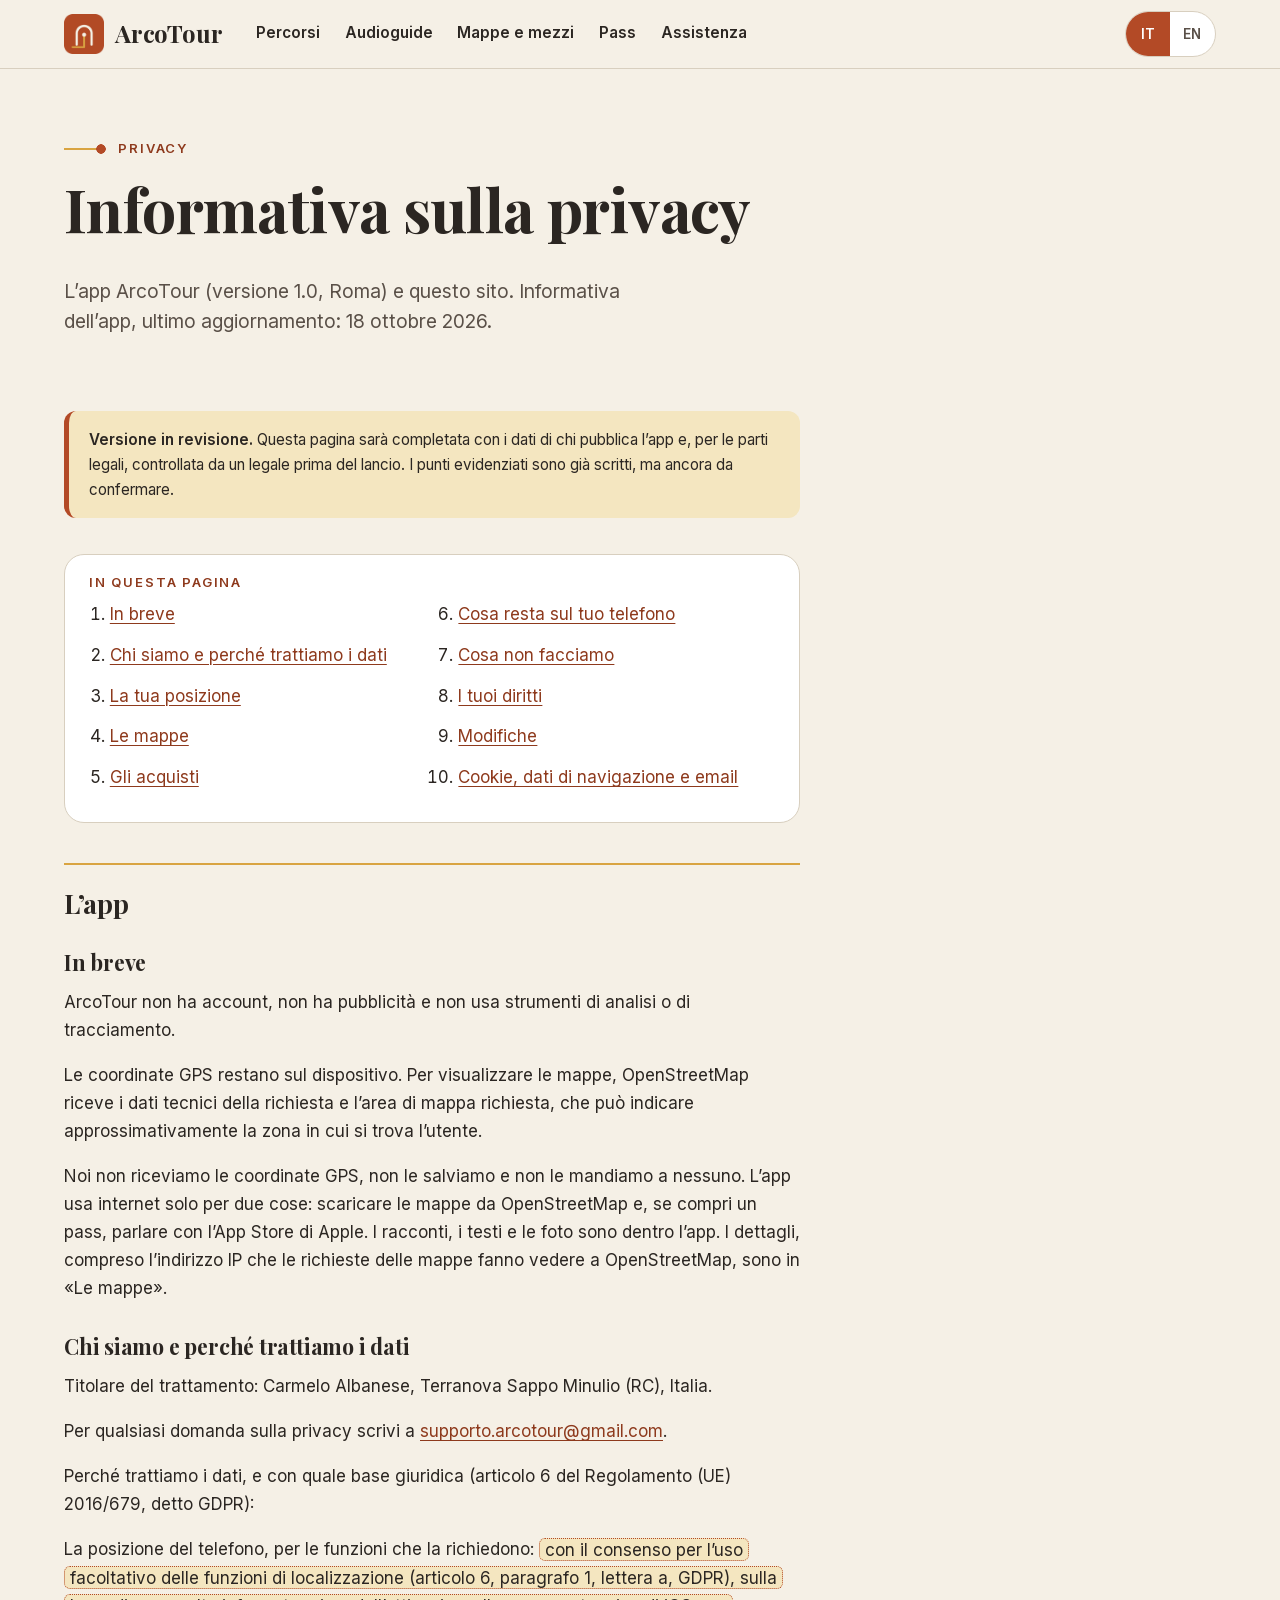
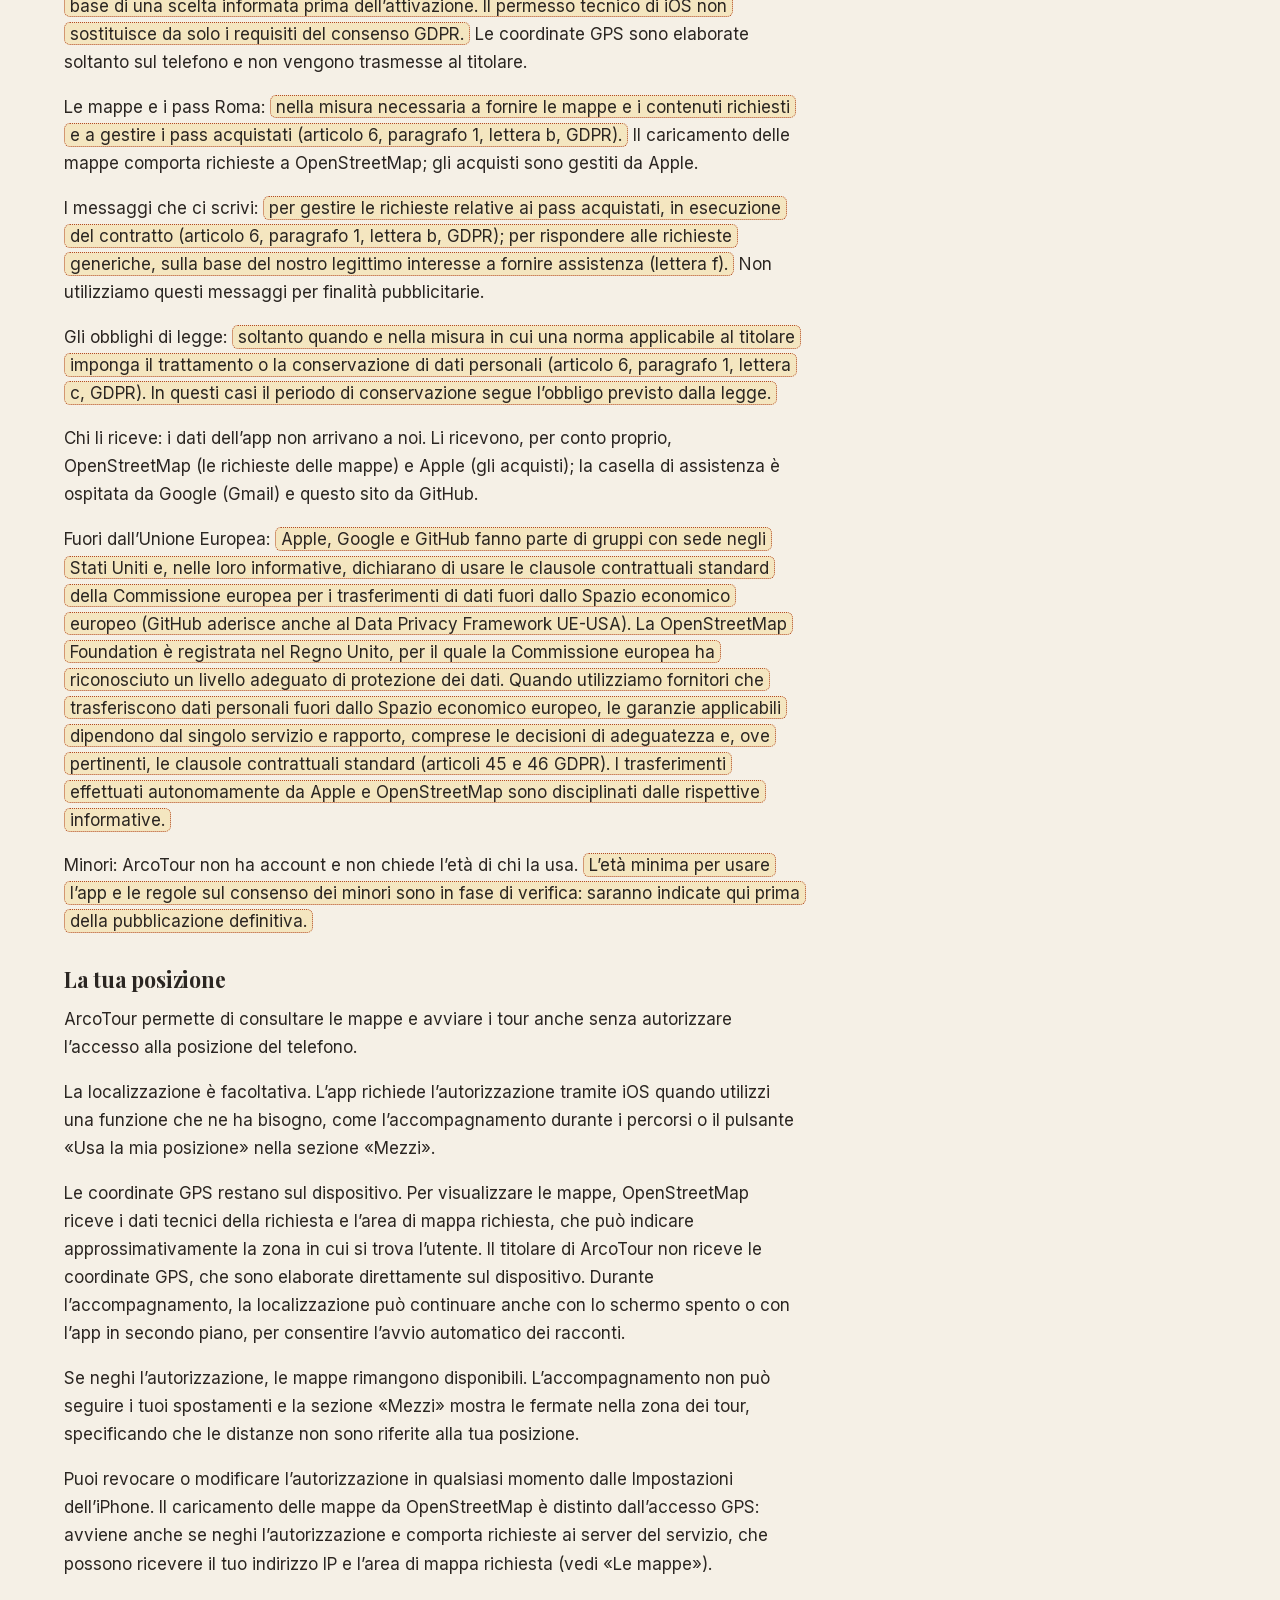
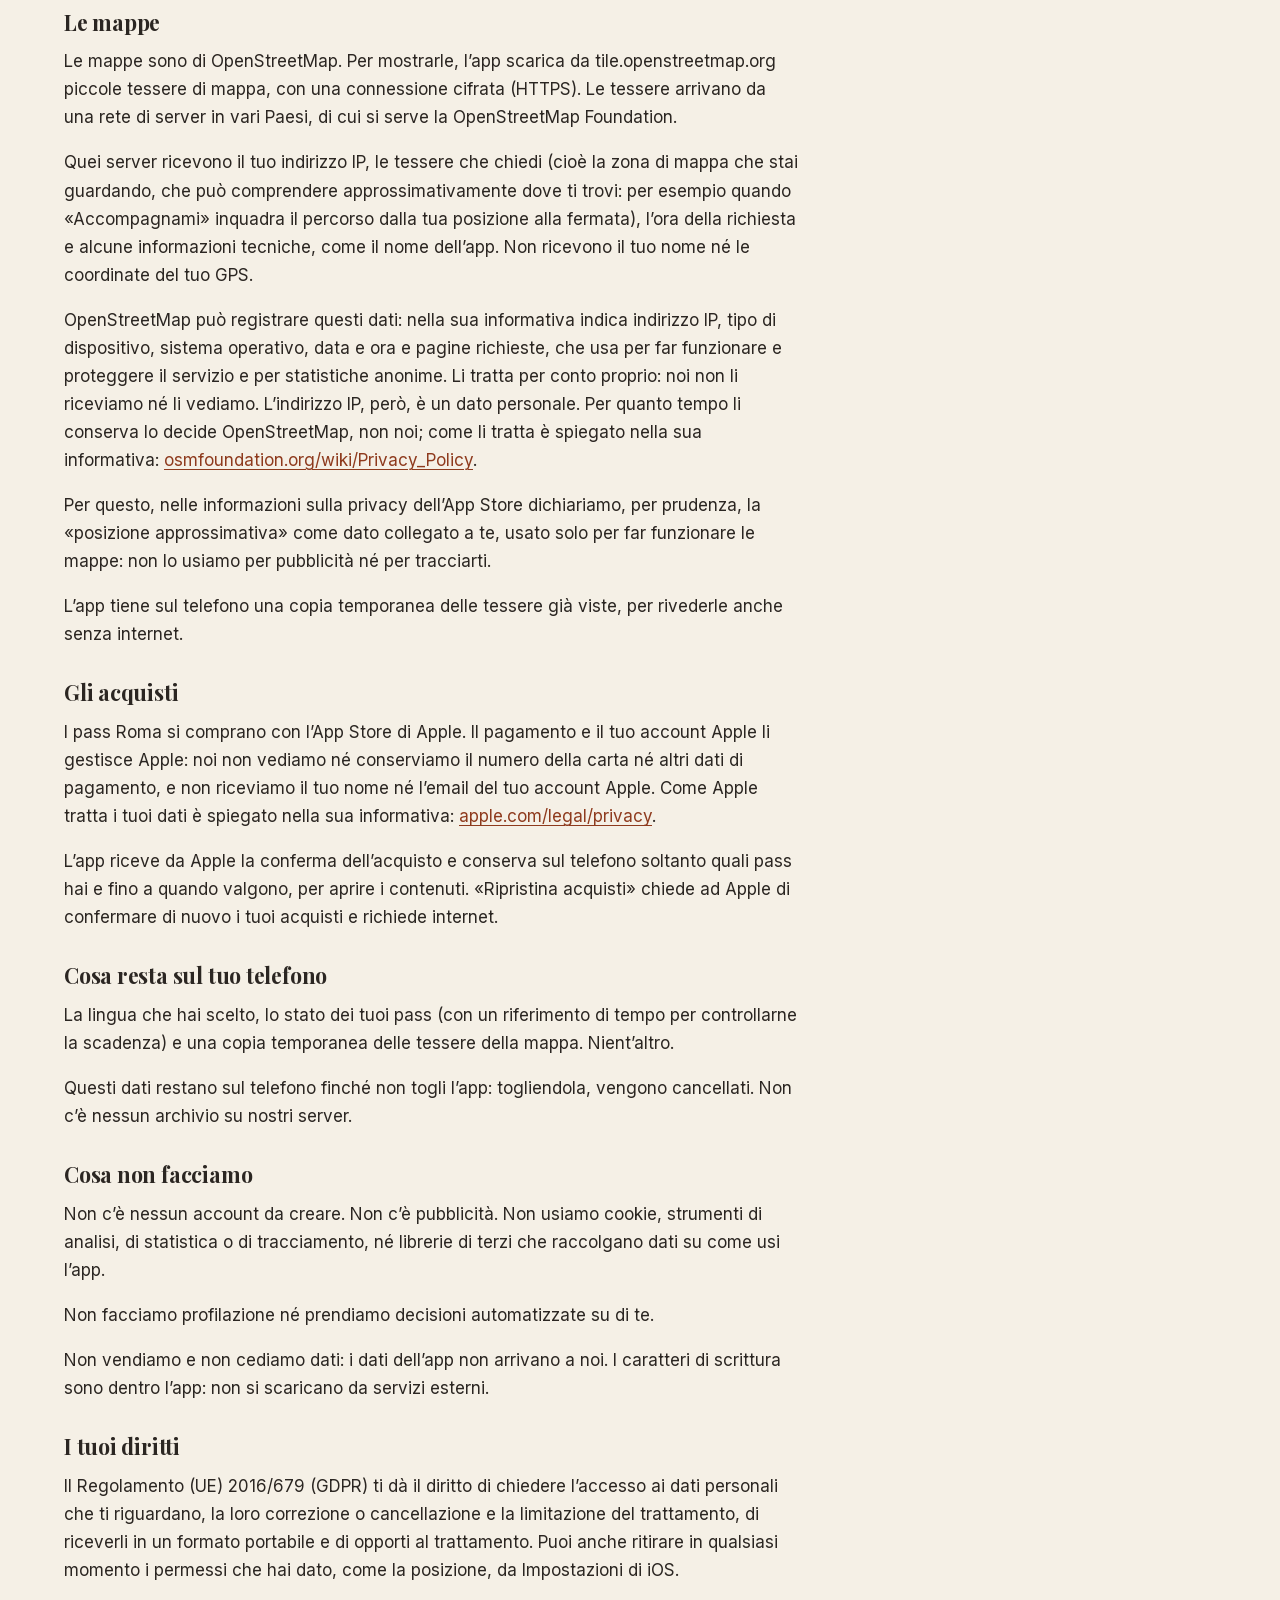
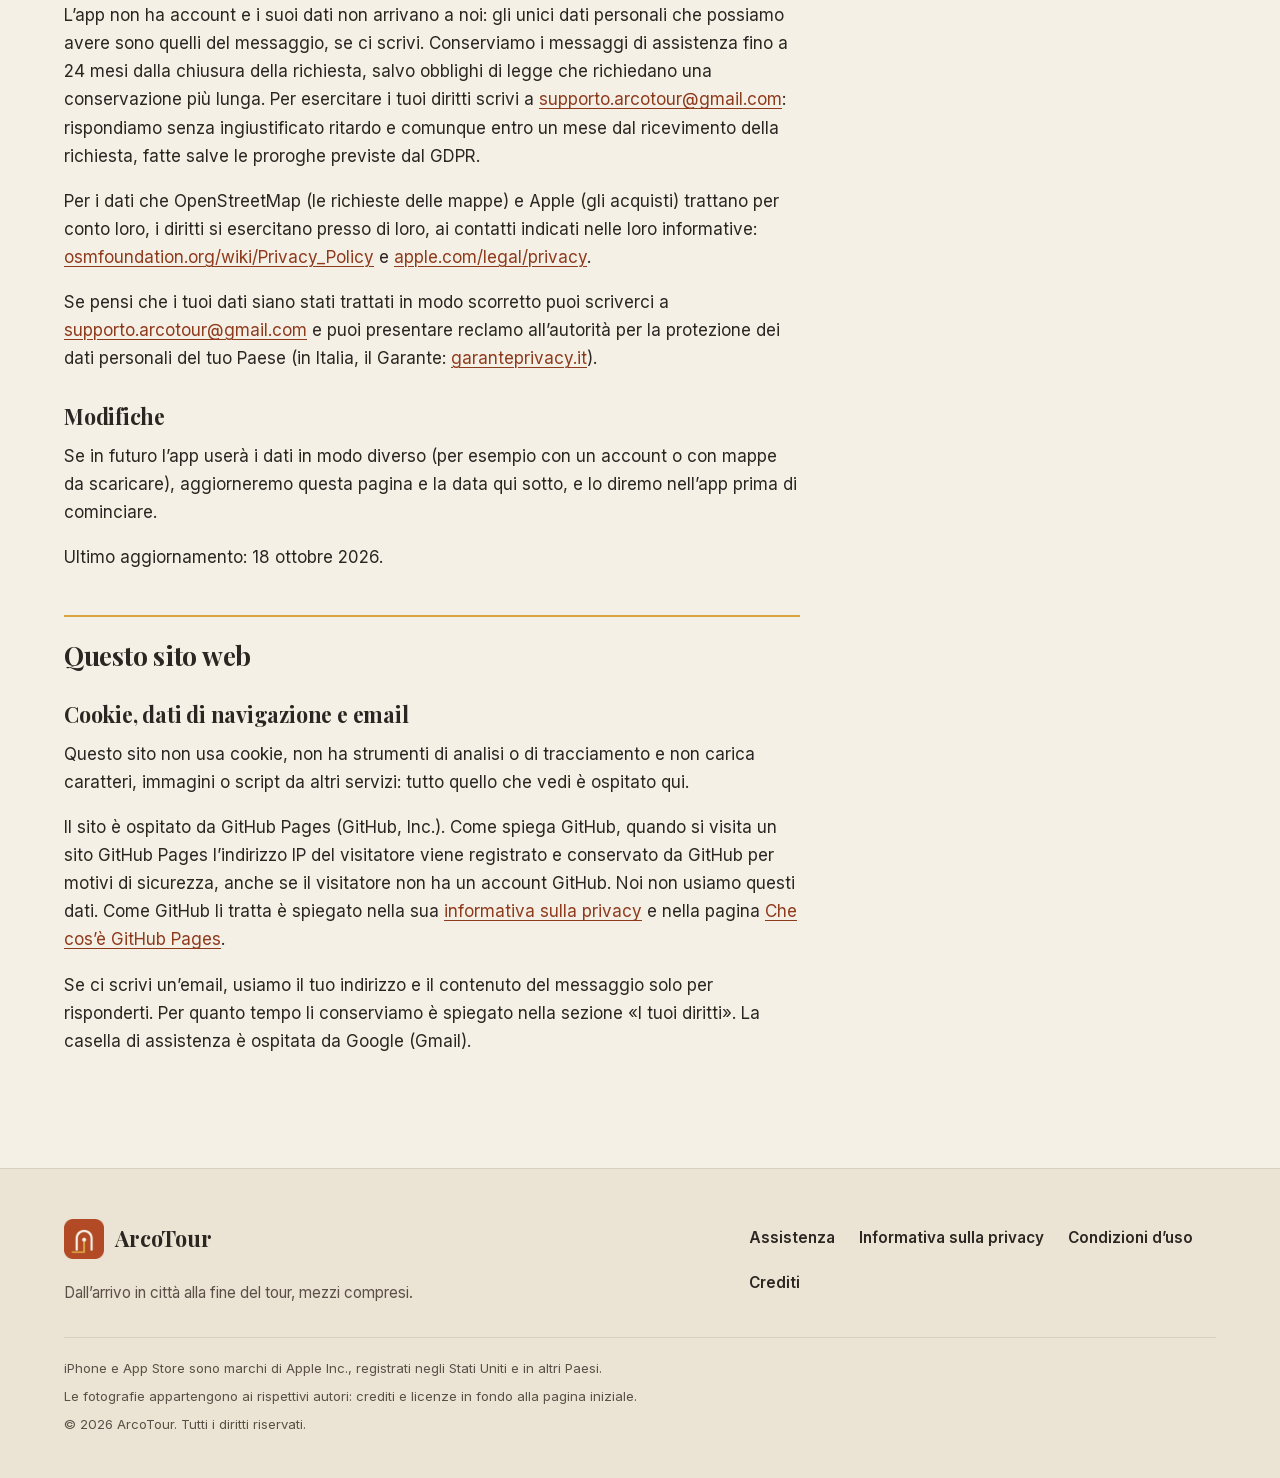
<file: privacy.html>
<!doctype html>
<html lang="it">
<head>
<meta charset="utf-8">
<meta name="viewport" content="width=device-width, initial-scale=1">
<title>Informativa sulla privacy · ArcoTour</title>
<meta name="description" content="Informativa sulla privacy di ArcoTour: le coordinate GPS restano sul dispositivo, nessun account, nessuna pubblicità, nessuno strumento di analisi.">
<meta name="theme-color" content="#F5F0E6">
<meta name="color-scheme" content="light">
<meta name="robots" content="noindex, follow">
<link rel="canonical" href="https://car-carmelo-ui.github.io/arcotour-site/privacy.html">
<link rel="alternate" hreflang="it" href="https://car-carmelo-ui.github.io/arcotour-site/privacy.html">
<link rel="alternate" hreflang="en" href="https://car-carmelo-ui.github.io/arcotour-site/en/privacy.html">
<link rel="alternate" hreflang="x-default" href="https://car-carmelo-ui.github.io/arcotour-site/privacy.html">
<meta property="og:type" content="website">
<meta property="og:site_name" content="ArcoTour">
<meta property="og:title" content="Informativa sulla privacy · ArcoTour">
<meta property="og:description" content="Informativa sulla privacy di ArcoTour: le coordinate GPS restano sul dispositivo, nessun account, nessuna pubblicità, nessuno strumento di analisi.">
<meta property="og:url" content="https://car-carmelo-ui.github.io/arcotour-site/privacy.html">
<meta property="og:locale" content="it_IT">
<meta property="og:locale:alternate" content="en_GB">
<meta property="og:image" content="https://car-carmelo-ui.github.io/arcotour-site/assets/img/anteprima-it.png">
<meta property="og:image:width" content="1200">
<meta property="og:image:height" content="630">
<meta property="og:image:alt" content="ArcoTour, audioguida a piedi">
<meta name="twitter:card" content="summary_large_image">
<link rel="icon" href="favicon.ico" sizes="any">
<link rel="icon" type="image/png" sizes="32x32" href="assets/img/favicon-32.png">
<link rel="apple-touch-icon" href="assets/img/apple-touch-icon.png">
<link rel="preload" href="assets/fonts/PlayfairDisplay-Bold.ttf" as="font" type="font/ttf" crossorigin>
<link rel="preload" href="assets/fonts/inter-regular.woff2" as="font" type="font/woff2" crossorigin>
<link rel="stylesheet" href="assets/css/site.css">
<script>document.documentElement.className='js'</script>
<script src="assets/js/site.js" defer></script>
</head>
<body>
<a class="salta" href="#contenuto">Vai al contenuto</a>
<header class="intestazione">
<div class="contenitore">
<a class="marchio" href="index.html" aria-label="ArcoTour, pagina iniziale"><img src="assets/img/icona-96.png" width="40" height="40" alt=""><span>ArcoTour</span></a>
<button class="menu-toggle" type="button" aria-expanded="false" aria-controls="menu-principale">Menu</button>
<nav class="nav" id="menu-principale" aria-label="Menu principale"><ul><li><a href="index.html#roma">Percorsi</a></li><li><a href="index.html#audioguide">Audioguide</a></li><li><a href="index.html#mappe">Mappe e mezzi</a></li><li><a href="index.html#pass">Pass</a></li><li><a href="support.html">Assistenza</a></li></ul></nav>
<div class="lingua" role="group" aria-label="Lingua del sito"><span lang="it" aria-label="Italiano" aria-current="true">IT</span><a lang="en" hreflang="en" aria-label="English" href="en/privacy.html">EN</a></div>
</div>
</header>
<main id="contenuto">
<div class="contenitore pagina-testata">
<p class="occhiello">Privacy</p>
<h1>Informativa sulla privacy</h1>
<p class="lead">L’app ArcoTour (versione 1.0, Roma) e questo sito. Informativa dell’app, ultimo aggiornamento: 18 ottobre 2026.</p>
</div>
<div class="contenitore pagina-corpo">
<p class="bozza" role="note"><strong>Versione in revisione.</strong> Questa pagina sarà completata con i dati di chi pubblica l’app e, per le parti legali, controllata da un legale prima del lancio. I punti evidenziati sono già scritti, ma ancora da confermare.</p>
<nav class="sommario" aria-labelledby="titolo-sommario"><h2 id="titolo-sommario">In questa pagina</h2><ol><li><a href="#in-breve">In breve</a></li><li><a href="#chi-siamo">Chi siamo e perché trattiamo i dati</a></li><li><a href="#posizione">La tua posizione</a></li><li><a href="#mappe">Le mappe</a></li><li><a href="#acquisti">Gli acquisti</a></li><li><a href="#sul-telefono">Cosa resta sul tuo telefono</a></li><li><a href="#non-facciamo">Cosa non facciamo</a></li><li><a href="#diritti">I tuoi diritti</a></li><li><a href="#modifiche">Modifiche</a></li><li><a href="#sito-web">Cookie, dati di navigazione e email</a></li></ol></nav>
<div class="prosa">
<h2 class="parte-titolo">L’app</h2>
<section class="prosa-sez" id="in-breve"><h3>In breve</h3><p>ArcoTour non ha account, non ha pubblicità e non usa strumenti di analisi o di tracciamento.</p>
<p>Le coordinate GPS restano sul dispositivo. Per visualizzare le mappe, OpenStreetMap riceve i dati tecnici della richiesta e l’area di mappa richiesta, che può indicare approssimativamente la zona in cui si trova l’utente.</p>
<p>Noi non riceviamo le coordinate GPS, non le salviamo e non le mandiamo a nessuno. L’app usa internet solo per due cose: scaricare le mappe da OpenStreetMap e, se compri un pass, parlare con l’App Store di Apple. I racconti, i testi e le foto sono dentro l’app. I dettagli, compreso l’indirizzo IP che le richieste delle mappe fanno vedere a OpenStreetMap, sono in «Le mappe».</p></section>
<section class="prosa-sez" id="chi-siamo"><h3>Chi siamo e perché trattiamo i dati</h3><p>Titolare del trattamento: Carmelo Albanese, Terranova Sappo Minulio (RC), Italia.</p>
<p>Per qualsiasi domanda sulla privacy scrivi a <a href="mailto:supporto.arcotour@gmail.com">supporto.arcotour@gmail.com</a>.</p>
<p>Perché trattiamo i dati, e con quale base giuridica (articolo 6 del Regolamento (UE) 2016/679, detto GDPR):</p>
<p>La posizione del telefono, per le funzioni che la richiedono: <mark class="da-confermare">con il consenso per l’uso facoltativo delle funzioni di localizzazione (articolo 6, paragrafo 1, lettera a, GDPR), sulla base di una scelta informata prima dell’attivazione. Il permesso tecnico di iOS non sostituisce da solo i requisiti del consenso GDPR.</mark> Le coordinate GPS sono elaborate soltanto sul telefono e non vengono trasmesse al titolare.</p>
<p>Le mappe e i pass Roma: <mark class="da-confermare">nella misura necessaria a fornire le mappe e i contenuti richiesti e a gestire i pass acquistati (articolo 6, paragrafo 1, lettera b, GDPR).</mark> Il caricamento delle mappe comporta richieste a OpenStreetMap; gli acquisti sono gestiti da Apple.</p>
<p>I messaggi che ci scrivi: <mark class="da-confermare">per gestire le richieste relative ai pass acquistati, in esecuzione del contratto (articolo 6, paragrafo 1, lettera b, GDPR); per rispondere alle richieste generiche, sulla base del nostro legittimo interesse a fornire assistenza (lettera f).</mark> Non utilizziamo questi messaggi per finalità pubblicitarie.</p>
<p>Gli obblighi di legge: <mark class="da-confermare">soltanto quando e nella misura in cui una norma applicabile al titolare imponga il trattamento o la conservazione di dati personali (articolo 6, paragrafo 1, lettera c, GDPR). In questi casi il periodo di conservazione segue l’obbligo previsto dalla legge.</mark></p>
<p>Chi li riceve: i dati dell’app non arrivano a noi. Li ricevono, per conto proprio, OpenStreetMap (le richieste delle mappe) e Apple (gli acquisti); la casella di assistenza è ospitata da Google (Gmail) e questo sito da GitHub.</p>
<p>Fuori dall’Unione Europea: <mark class="da-confermare">Apple, Google e GitHub fanno parte di gruppi con sede negli Stati Uniti e, nelle loro informative, dichiarano di usare le clausole contrattuali standard della Commissione europea per i trasferimenti di dati fuori dallo Spazio economico europeo (GitHub aderisce anche al Data Privacy Framework UE-USA). La OpenStreetMap Foundation è registrata nel Regno Unito, per il quale la Commissione europea ha riconosciuto un livello adeguato di protezione dei dati. Quando utilizziamo fornitori che trasferiscono dati personali fuori dallo Spazio economico europeo, le garanzie applicabili dipendono dal singolo servizio e rapporto, comprese le decisioni di adeguatezza e, ove pertinenti, le clausole contrattuali standard (articoli 45 e 46 GDPR). I trasferimenti effettuati autonomamente da Apple e OpenStreetMap sono disciplinati dalle rispettive informative.</mark></p>
<p>Minori: ArcoTour non ha account e non chiede l’età di chi la usa. <mark class="da-confermare">L’età minima per usare l’app e le regole sul consenso dei minori sono in fase di verifica: saranno indicate qui prima della pubblicazione definitiva.</mark></p></section>
<section class="prosa-sez" id="posizione"><h3>La tua posizione</h3><p>ArcoTour permette di consultare le mappe e avviare i tour anche senza autorizzare l’accesso alla posizione del telefono.</p>
<p>La localizzazione è facoltativa. L’app richiede l’autorizzazione tramite iOS quando utilizzi una funzione che ne ha bisogno, come l’accompagnamento durante i percorsi o il pulsante «Usa la mia posizione» nella sezione «Mezzi».</p>
<p>Le coordinate GPS restano sul dispositivo. Per visualizzare le mappe, OpenStreetMap riceve i dati tecnici della richiesta e l’area di mappa richiesta, che può indicare approssimativamente la zona in cui si trova l’utente. Il titolare di ArcoTour non riceve le coordinate GPS, che sono elaborate direttamente sul dispositivo. Durante l’accompagnamento, la localizzazione può continuare anche con lo schermo spento o con l’app in secondo piano, per consentire l’avvio automatico dei racconti.</p>
<p>Se neghi l’autorizzazione, le mappe rimangono disponibili. L’accompagnamento non può seguire i tuoi spostamenti e la sezione «Mezzi» mostra le fermate nella zona dei tour, specificando che le distanze non sono riferite alla tua posizione.</p>
<p>Puoi revocare o modificare l’autorizzazione in qualsiasi momento dalle Impostazioni dell’iPhone. Il caricamento delle mappe da OpenStreetMap è distinto dall’accesso GPS: avviene anche se neghi l’autorizzazione e comporta richieste ai server del servizio, che possono ricevere il tuo indirizzo IP e l’area di mappa richiesta (vedi «Le mappe»).</p></section>
<section class="prosa-sez" id="mappe"><h3>Le mappe</h3><p>Le mappe sono di OpenStreetMap. Per mostrarle, l’app scarica da tile.openstreetmap.org piccole tessere di mappa, con una connessione cifrata (HTTPS). Le tessere arrivano da una rete di server in vari Paesi, di cui si serve la OpenStreetMap Foundation.</p>
<p>Quei server ricevono il tuo indirizzo IP, le tessere che chiedi (cioè la zona di mappa che stai guardando, che può comprendere approssimativamente dove ti trovi: per esempio quando «Accompagnami» inquadra il percorso dalla tua posizione alla fermata), l’ora della richiesta e alcune informazioni tecniche, come il nome dell’app. Non ricevono il tuo nome né le coordinate del tuo GPS.</p>
<p>OpenStreetMap può registrare questi dati: nella sua informativa indica indirizzo IP, tipo di dispositivo, sistema operativo, data e ora e pagine richieste, che usa per far funzionare e proteggere il servizio e per statistiche anonime. Li tratta per conto proprio: noi non li riceviamo né li vediamo. L’indirizzo IP, però, è un dato personale. Per quanto tempo li conserva lo decide OpenStreetMap, non noi; come li tratta è spiegato nella sua informativa: <a href="https://osmfoundation.org/wiki/Privacy_Policy">osmfoundation.org/wiki/Privacy_Policy</a>.</p>
<p>Per questo, nelle informazioni sulla privacy dell’App Store dichiariamo, per prudenza, la «posizione approssimativa» come dato collegato a te, usato solo per far funzionare le mappe: non lo usiamo per pubblicità né per tracciarti.</p>
<p>L’app tiene sul telefono una copia temporanea delle tessere già viste, per rivederle anche senza internet.</p></section>
<section class="prosa-sez" id="acquisti"><h3>Gli acquisti</h3><p>I pass Roma si comprano con l’App Store di Apple. Il pagamento e il tuo account Apple li gestisce Apple: noi non vediamo né conserviamo il numero della carta né altri dati di pagamento, e non riceviamo il tuo nome né l’email del tuo account Apple. Come Apple tratta i tuoi dati è spiegato nella sua informativa: <a href="https://www.apple.com/legal/privacy/">apple.com/legal/privacy</a>.</p>
<p>L’app riceve da Apple la conferma dell’acquisto e conserva sul telefono soltanto quali pass hai e fino a quando valgono, per aprire i contenuti. «Ripristina acquisti» chiede ad Apple di confermare di nuovo i tuoi acquisti e richiede internet.</p></section>
<section class="prosa-sez" id="sul-telefono"><h3>Cosa resta sul tuo telefono</h3><p>La lingua che hai scelto, lo stato dei tuoi pass (con un riferimento di tempo per controllarne la scadenza) e una copia temporanea delle tessere della mappa. Nient’altro.</p>
<p>Questi dati restano sul telefono finché non togli l’app: togliendola, vengono cancellati. Non c’è nessun archivio su nostri server.</p></section>
<section class="prosa-sez" id="non-facciamo"><h3>Cosa non facciamo</h3><p>Non c’è nessun account da creare. Non c’è pubblicità. Non usiamo cookie, strumenti di analisi, di statistica o di tracciamento, né librerie di terzi che raccolgano dati su come usi l’app.</p>
<p>Non facciamo profilazione né prendiamo decisioni automatizzate su di te.</p>
<p>Non vendiamo e non cediamo dati: i dati dell’app non arrivano a noi. I caratteri di scrittura sono dentro l’app: non si scaricano da servizi esterni.</p></section>
<section class="prosa-sez" id="diritti"><h3>I tuoi diritti</h3><p>Il Regolamento (UE) 2016/679 (GDPR) ti dà il diritto di chiedere l’accesso ai dati personali che ti riguardano, la loro correzione o cancellazione e la limitazione del trattamento, di riceverli in un formato portabile e di opporti al trattamento. Puoi anche ritirare in qualsiasi momento i permessi che hai dato, come la posizione, da Impostazioni di iOS.</p>
<p>L’app non ha account e i suoi dati non arrivano a noi: gli unici dati personali che possiamo avere sono quelli del messaggio, se ci scrivi. Conserviamo i messaggi di assistenza fino a 24 mesi dalla chiusura della richiesta, salvo obblighi di legge che richiedano una conservazione più lunga. Per esercitare i tuoi diritti scrivi a <a href="mailto:supporto.arcotour@gmail.com">supporto.arcotour@gmail.com</a>: rispondiamo senza ingiustificato ritardo e comunque entro un mese dal ricevimento della richiesta, fatte salve le proroghe previste dal GDPR.</p>
<p>Per i dati che OpenStreetMap (le richieste delle mappe) e Apple (gli acquisti) trattano per conto loro, i diritti si esercitano presso di loro, ai contatti indicati nelle loro informative: <a href="https://osmfoundation.org/wiki/Privacy_Policy">osmfoundation.org/wiki/Privacy_Policy</a> e <a href="https://www.apple.com/legal/privacy/">apple.com/legal/privacy</a>.</p>
<p>Se pensi che i tuoi dati siano stati trattati in modo scorretto puoi scriverci a <a href="mailto:supporto.arcotour@gmail.com">supporto.arcotour@gmail.com</a> e puoi presentare reclamo all’autorità per la protezione dei dati personali del tuo Paese (in Italia, il Garante: <a href="https://www.garanteprivacy.it/">garanteprivacy.it</a>).</p></section>
<section class="prosa-sez" id="modifiche"><h3>Modifiche</h3><p>Se in futuro l’app userà i dati in modo diverso (per esempio con un account o con mappe da scaricare), aggiorneremo questa pagina e la data qui sotto, e lo diremo nell’app prima di cominciare.</p>
<p>Ultimo aggiornamento: 18 ottobre 2026.</p></section>
<h2 class="parte-titolo">Questo sito web</h2>
<section class="prosa-sez" id="sito-web"><h3>Cookie, dati di navigazione e email</h3><p>Questo sito non usa cookie, non ha strumenti di analisi o di tracciamento e non carica caratteri, immagini o script da altri servizi: tutto quello che vedi è ospitato qui.</p>
<p>Il sito è ospitato da GitHub Pages (GitHub, Inc.). Come spiega GitHub, quando si visita un sito GitHub Pages l’indirizzo IP del visitatore viene registrato e conservato da GitHub per motivi di sicurezza, anche se il visitatore non ha un account GitHub. Noi non usiamo questi dati. Come GitHub li tratta è spiegato nella sua <a href="https://docs.github.com/en/site-policy/privacy-policies/github-general-privacy-statement">informativa sulla privacy</a> e nella pagina <a href="https://docs.github.com/en/pages/getting-started-with-github-pages/what-is-github-pages#data-collection">Che cos’è GitHub Pages</a>.</p>
<p>Se ci scrivi un’email, usiamo il tuo indirizzo e il contenuto del messaggio solo per risponderti. Per quanto tempo li conserviamo è spiegato nella sezione «I tuoi diritti». La casella di assistenza è ospitata da Google (Gmail).</p></section>
</div>
</div>
</main>
<footer class="piede">
<div class="contenitore">
<div class="piede-griglia">
<div>
<a class="marchio" href="index.html" aria-label="ArcoTour, pagina iniziale"><img src="assets/img/icona-96.png" width="40" height="40" alt=""><span>ArcoTour</span></a>
<p class="frase">Dall’arrivo in città alla fine del tour, mezzi compresi.</p>
</div>
<nav aria-label="Il sito"><ul><li><a href="support.html">Assistenza</a></li><li><a href="privacy.html">Informativa sulla privacy</a></li><li><a href="terms.html">Condizioni d’uso</a></li><li><a href="index.html#crediti">Crediti</a></li></ul></nav>
</div>
<div class="note">
<p>iPhone e App Store sono marchi di Apple Inc., registrati negli Stati Uniti e in altri Paesi.</p>
<p>Le fotografie appartengono ai rispettivi autori: crediti e licenze in fondo alla pagina iniziale.</p>
<p>© 2026 ArcoTour. Tutti i diritti riservati.</p>
</div>
</div>
</footer>
</body>
</html>
</file>
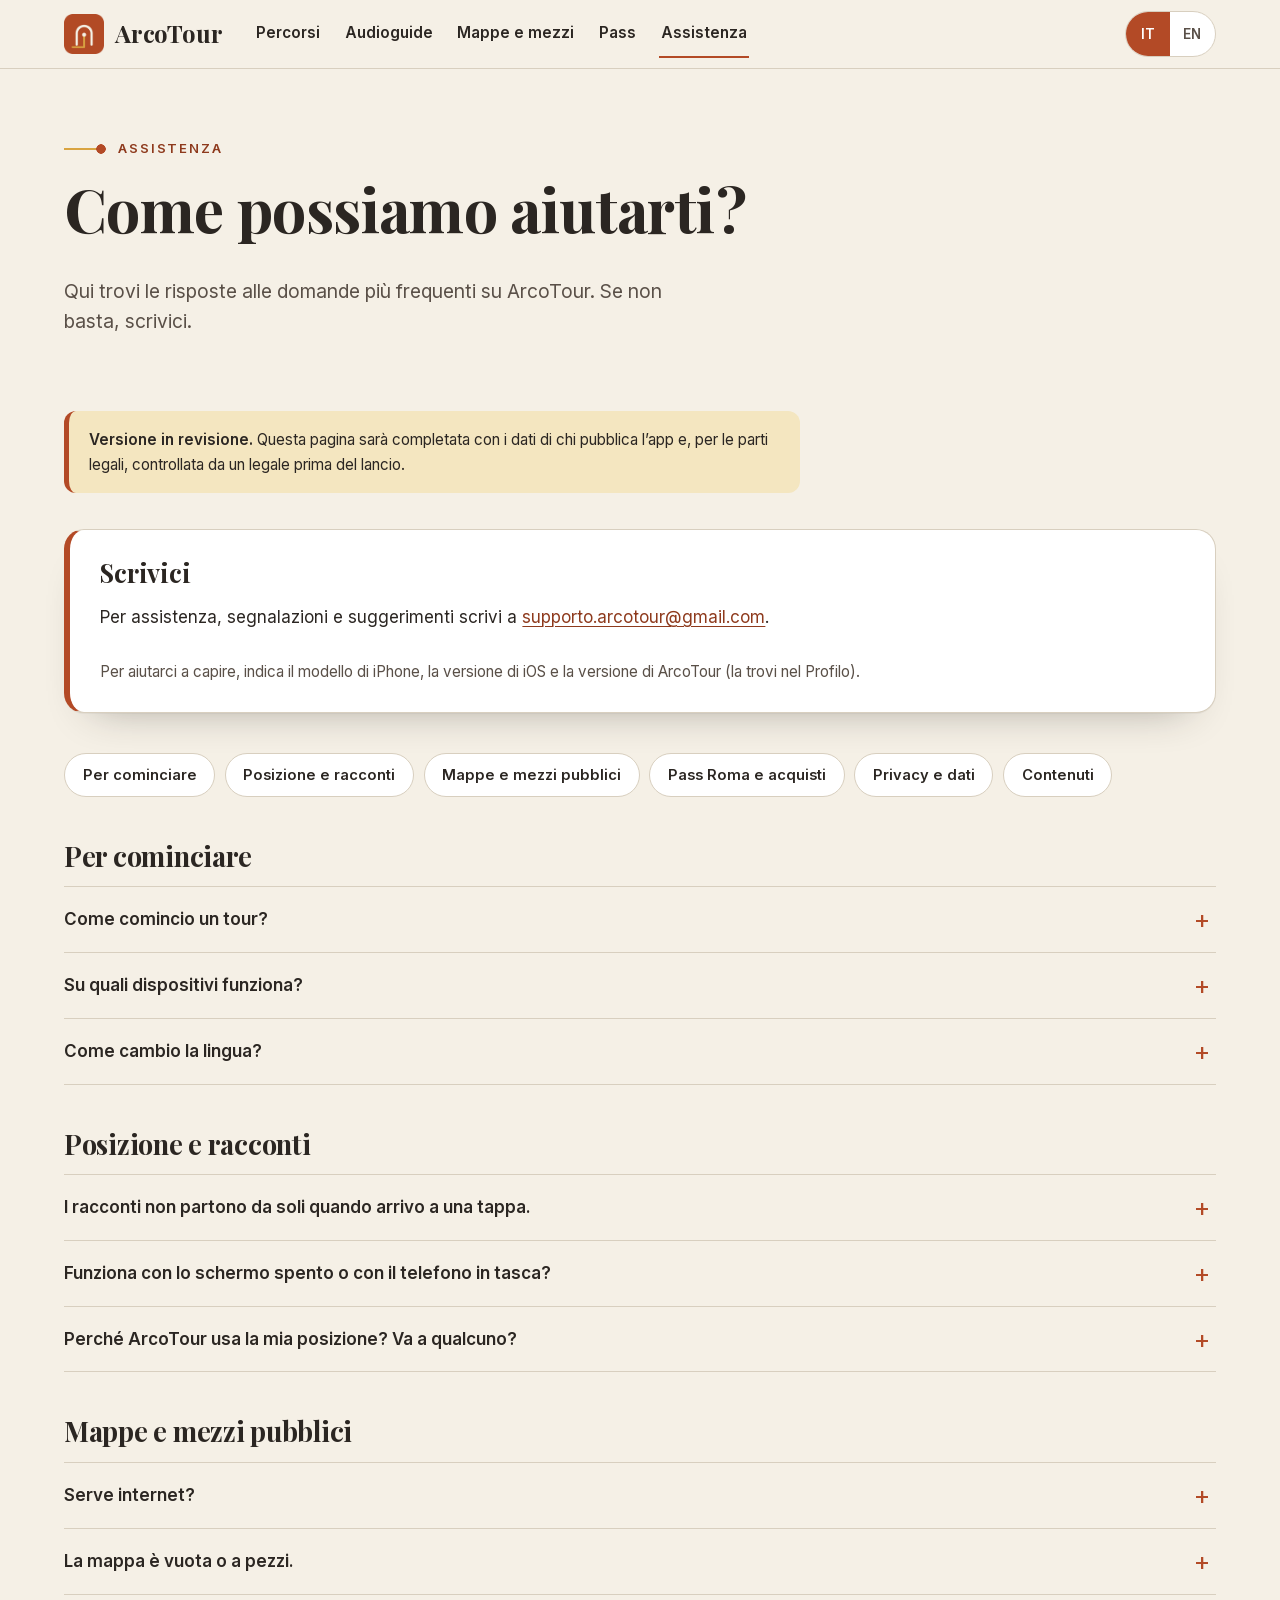
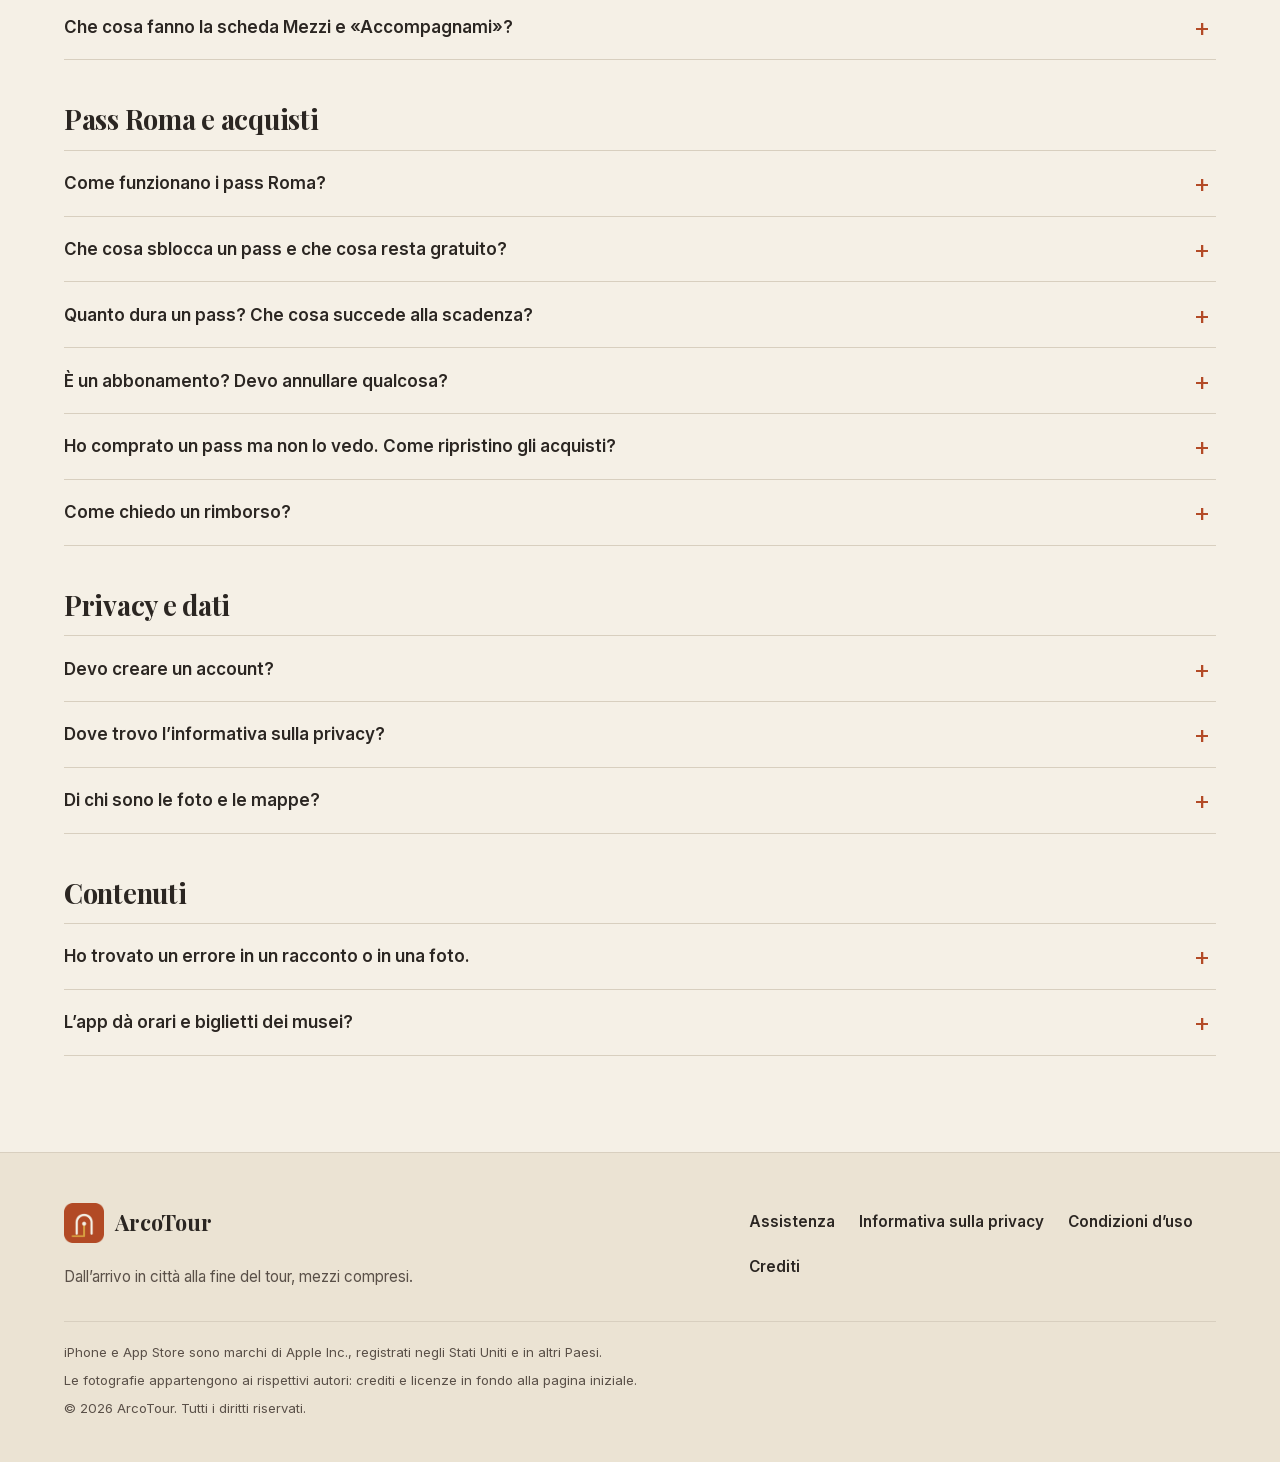
<file: support.html>
<!doctype html>
<html lang="it">
<head>
<meta charset="utf-8">
<meta name="viewport" content="width=device-width, initial-scale=1">
<title>Assistenza · ArcoTour</title>
<meta name="description" content="Assistenza per ArcoTour: domande frequenti su tour, posizione, mappe, pass Roma e ripristino degli acquisti, e come contattarci.">
<meta name="theme-color" content="#F5F0E6">
<meta name="color-scheme" content="light">
<meta name="robots" content="noindex, follow">
<link rel="canonical" href="https://car-carmelo-ui.github.io/arcotour-site/support.html">
<link rel="alternate" hreflang="it" href="https://car-carmelo-ui.github.io/arcotour-site/support.html">
<link rel="alternate" hreflang="en" href="https://car-carmelo-ui.github.io/arcotour-site/en/support.html">
<link rel="alternate" hreflang="x-default" href="https://car-carmelo-ui.github.io/arcotour-site/support.html">
<meta property="og:type" content="website">
<meta property="og:site_name" content="ArcoTour">
<meta property="og:title" content="Assistenza · ArcoTour">
<meta property="og:description" content="Assistenza per ArcoTour: domande frequenti su tour, posizione, mappe, pass Roma e ripristino degli acquisti, e come contattarci.">
<meta property="og:url" content="https://car-carmelo-ui.github.io/arcotour-site/support.html">
<meta property="og:locale" content="it_IT">
<meta property="og:locale:alternate" content="en_GB">
<meta property="og:image" content="https://car-carmelo-ui.github.io/arcotour-site/assets/img/anteprima-it.png">
<meta property="og:image:width" content="1200">
<meta property="og:image:height" content="630">
<meta property="og:image:alt" content="ArcoTour, audioguida a piedi">
<meta name="twitter:card" content="summary_large_image">
<link rel="icon" href="favicon.ico" sizes="any">
<link rel="icon" type="image/png" sizes="32x32" href="assets/img/favicon-32.png">
<link rel="apple-touch-icon" href="assets/img/apple-touch-icon.png">
<link rel="preload" href="assets/fonts/PlayfairDisplay-Bold.ttf" as="font" type="font/ttf" crossorigin>
<link rel="preload" href="assets/fonts/inter-regular.woff2" as="font" type="font/woff2" crossorigin>
<link rel="stylesheet" href="assets/css/site.css">
<script>document.documentElement.className='js'</script>
<script src="assets/js/site.js" defer></script>
</head>
<body>
<a class="salta" href="#contenuto">Vai al contenuto</a>
<header class="intestazione">
<div class="contenitore">
<a class="marchio" href="index.html" aria-label="ArcoTour, pagina iniziale"><img src="assets/img/icona-96.png" width="40" height="40" alt=""><span>ArcoTour</span></a>
<button class="menu-toggle" type="button" aria-expanded="false" aria-controls="menu-principale">Menu</button>
<nav class="nav" id="menu-principale" aria-label="Menu principale"><ul><li><a href="index.html#roma">Percorsi</a></li><li><a href="index.html#audioguide">Audioguide</a></li><li><a href="index.html#mappe">Mappe e mezzi</a></li><li><a href="index.html#pass">Pass</a></li><li><a href="support.html" aria-current="page">Assistenza</a></li></ul></nav>
<div class="lingua" role="group" aria-label="Lingua del sito"><span lang="it" aria-label="Italiano" aria-current="true">IT</span><a lang="en" hreflang="en" aria-label="English" href="en/support.html">EN</a></div>
</div>
</header>
<main id="contenuto">
<div class="contenitore pagina-testata">
<p class="occhiello">Assistenza</p>
<h1>Come possiamo aiutarti?</h1>
<p class="lead">Qui trovi le risposte alle domande più frequenti su ArcoTour. Se non basta, scrivici.</p>
</div>
<div class="contenitore pagina-corpo">
<p class="bozza" role="note"><strong>Versione in revisione.</strong> Questa pagina sarà completata con i dati di chi pubblica l’app e, per le parti legali, controllata da un legale prima del lancio.</p>
<div class="contatto"><h2>Scrivici</h2><p>Per assistenza, segnalazioni e suggerimenti scrivi a <a href="mailto:supporto.arcotour@gmail.com">supporto.arcotour@gmail.com</a>.</p>
<p>Per aiutarci a capire, indica il modello di iPhone, la versione di iOS e la versione di ArcoTour (la trovi nel Profilo).</p></div>
<nav aria-label="Domande frequenti"><ul class="indice"><li><a href="#iniziare">Per cominciare</a></li><li><a href="#posizione">Posizione e racconti</a></li><li><a href="#mappe-mezzi">Mappe e mezzi pubblici</a></li><li><a href="#pass">Pass Roma e acquisti</a></li><li><a href="#privacy-dati">Privacy e dati</a></li><li><a href="#contenuti">Contenuti</a></li></ul></nav>
<div class="gruppo-faq" id="iniziare"><h2>Per cominciare</h2><div class="faq"><details id="come-iniziare"><summary>Come comincio un tour?</summary><div class="risposta"><p>Apri l’app, scegli Roma e un percorso, poi premi «Inizia il tour» e cammina. Quando arrivi a una tappa il racconto parte da solo.</p>
<p>Se il GPS non basta (in galleria o in metro, per esempio), tocca il numero della tappa per far partire il racconto a mano.</p></div></details><details id="dispositivi"><summary>Su quali dispositivi funziona?</summary><div class="risposta"><p>ArcoTour è pensata per iPhone, con iOS 15 o successivo. La versione 1.0 non ha una versione dedicata a iPad.</p></div></details><details id="lingua"><summary>Come cambio la lingua?</summary><div class="risposta"><p>L’app parte in italiano se il telefono è in italiano, altrimenti in inglese. Per cambiare usa il selettore IT/EN in alto a destra: vale per l’interfaccia, per i testi e per i racconti audio.</p></div></details></div></div>
<div class="gruppo-faq" id="posizione"><h2>Posizione e racconti</h2><div class="faq"><details id="racconti-non-partono"><summary>I racconti non partono da soli quando arrivo a una tappa.</summary><div class="risposta"><p>Controlla in Impostazioni di iOS → Privacy e sicurezza → Localizzazione → ArcoTour che l’accesso sia «Durante l’uso dell’app» o «Sempre» e che «Posizione precisa» sia attiva. Poi apri il tour e premi «Inizia il tour»: l’app deve restare in funzione (può stare a schermo spento o in secondo piano).</p>
<p>Il GPS funziona male dentro le gallerie o in metro. Se non si riconosce l’arrivo, puoi sempre toccare il numero della tappa per far partire il racconto a mano.</p></div></details><details id="schermo-spento"><summary>Funziona con lo schermo spento o con il telefono in tasca?</summary><div class="risposta"><p>Sì. Durante un tour l’app usa la posizione e l’audio anche a schermo bloccato o in secondo piano, così il racconto parte anche con il telefono in tasca. Quando la posizione è in uso, iOS mostra un indicatore.</p></div></details><details id="posizione-privacy"><summary>Perché ArcoTour usa la mia posizione? Va a qualcuno?</summary><div class="risposta"><p>La usa per far partire il racconto quando arrivi a una tappa, per mostrarti le fermate dei mezzi pubblici vicine e per guidarti a piedi fino a una fermata.</p>
<p>Le coordinate GPS restano sul dispositivo: non vengono salvate, non arrivano a noi e non vengono condivise con nessuno. Per visualizzare le mappe, OpenStreetMap riceve i dati tecnici della richiesta e l’area di mappa richiesta, che può indicare approssimativamente la zona in cui si trova l’utente. Puoi ritirare il permesso quando vuoi da Impostazioni di iOS. Dettagli nell’<a href="privacy.html">informativa sulla privacy</a>.</p></div></details></div></div>
<div class="gruppo-faq" id="mappe-mezzi"><h2>Mappe e mezzi pubblici</h2><div class="faq"><details id="internet"><summary>Serve internet?</summary><div class="risposta"><p>I racconti audio, i testi e le foto sono dentro l’app e funzionano senza rete. Le mappe si scaricano da OpenStreetMap: senza internet vedi quelle già viste, e una zona nuova resta vuota (i segnaposto e i comandi funzionano lo stesso). L’acquisto di un pass richiede internet.</p></div></details><details id="mappa-vuota"><summary>La mappa è vuota o a pezzi.</summary><div class="risposta"><p>Con una connessione debole alcune parti della mappa possono mancare: l’app lo segnala e riprova da sola poche volte. Controlla la connessione e riapri la schermata. I segnaposto e i comandi funzionano comunque.</p></div></details><details id="mezzi"><summary>Che cosa fanno la scheda Mezzi e «Accompagnami»?</summary><div class="risposta"><p>La scheda Mezzi mostra le fermate dei mezzi pubblici vicine e le linee. «Accompagnami» ti guida a piedi fino alla fermata scelta.</p></div></details></div></div>
<div class="gruppo-faq" id="pass"><h2>Pass Roma e acquisti</h2><div class="faq"><details id="come-funzionano-i-pass"><summary>Come funzionano i pass Roma?</summary><div class="risposta"><p>Sono tre pass temporanei: <strong>Roma 24 ore</strong> (€2,99), <strong>Roma 72 ore</strong> (€4,99) e <strong>Roma Completa</strong> (10 giorni, cioè 240 ore, €7,99). Pagamento unico, nessun rinnovo automatico.</p>
<p>Il tempo conta dal momento dell’acquisto. Alla scadenza l’accesso ai racconti finisce e basta. I prezzi indicati valgono per l’Italia: il prezzo definitivo è quello che mostra l’App Store, nella tua valuta.</p></div></details><details id="cosa-sblocca"><summary>Che cosa sblocca un pass e che cosa resta gratuito?</summary><div class="risposta"><p>Un pass sblocca i racconti dei tour («Inizia il tour»), «Il tuo tour» e i racconti di arrivo. I tre pass sbloccano gli stessi contenuti: cambia solo la durata. Un pass di Roma non sblocca altre città.</p>
<p>Restano sempre gratuiti la presentazione di Roma, le schede dei percorsi (tappe, foto e descrizione), la scheda Mezzi e «Accompagnami».</p></div></details><details id="durata-scadenza"><summary>Quanto dura un pass? Che cosa succede alla scadenza?</summary><div class="risposta"><p>Dal momento dell’acquisto, per il numero di ore esatto: 24, 72 oppure 240 (10 giorni). Il pass Roma Completa dura 10 giorni dall’acquisto: non è permanente né illimitato.</p>
<p>Le durate non si sommano: con più pass validi vale quello che scade più tardi. Per esempio, 24 ore comprate a mezzogiorno e altre 24 ore comprate 12 ore dopo finiscono 36 ore dopo il primo acquisto, non 48. Dopo la scadenza puoi comprare un nuovo pass quando vuoi.</p></div></details><details id="abbonamento"><summary>È un abbonamento? Devo annullare qualcosa?</summary><div class="risposta"><p>No. I pass non sono abbonamenti e non si rinnovano da soli: non c’è niente da annullare.</p></div></details><details id="ripristino-acquisti"><summary>Ho comprato un pass ma non lo vedo. Come ripristino gli acquisti?</summary><div class="risposta"><p>Apri il Profilo e guarda la scheda del pass: dice «Pass attivo» e fino a quando vale. Se non compare, premi «Dettagli» e poi «Ripristina acquisti» (serve internet e lo stesso account Apple con cui hai pagato).</p>
<p>Se non risolvi, scrivici a <a href="mailto:supporto.arcotour@gmail.com">supporto.arcotour@gmail.com</a> indicando la data dell’acquisto.</p></div></details><details id="rimborsi"><summary>Come chiedo un rimborso?</summary><div class="risposta"><p>Per i rimborsi decide Apple: vai su <a href="https://reportaproblem.apple.com">reportaproblem.apple.com</a>. Un acquisto rimborsato da Apple non dà più accesso ai contenuti a pagamento.</p></div></details></div></div>
<div class="gruppo-faq" id="privacy-dati"><h2>Privacy e dati</h2><div class="faq"><details id="account"><summary>Devo creare un account?</summary><div class="risposta"><p>No. ArcoTour non ha account e non ha pubblicità.</p></div></details><details id="informativa"><summary>Dove trovo l’informativa sulla privacy?</summary><div class="risposta"><p>Dentro l’app, nel Profilo → «Informativa sulla privacy», e qui: <a href="privacy.html">informativa sulla privacy</a>.</p></div></details><details id="crediti-foto"><summary>Di chi sono le foto e le mappe?</summary><div class="risposta"><p>Le foto vengono da Wikimedia Commons, con i crediti degli autori e le licenze; le mappe sono di OpenStreetMap. I crediti sono nell’app (Profilo → «Licenze e crediti») e in fondo alla <a href="index.html#crediti">pagina iniziale</a> del sito.</p></div></details></div></div>
<div class="gruppo-faq" id="contenuti"><h2>Contenuti</h2><div class="faq"><details id="errori"><summary>Ho trovato un errore in un racconto o in una foto.</summary><div class="risposta"><p>Scrivici a <a href="mailto:supporto.arcotour@gmail.com">supporto.arcotour@gmail.com</a> indicando il percorso, la tappa e che cosa non va. Le voci sono sintetiche, generate con l’intelligenza artificiale, e i testi partono da fatti con una fonte indicata: ogni segnalazione ci aiuta a correggere.</p></div></details><details id="orari-biglietti"><summary>L’app dà orari e biglietti dei musei?</summary><div class="risposta"><p>No: cambiano spesso. Controlla sempre i siti ufficiali dei luoghi che visiti.</p></div></details></div></div>
</div>
</main>
<footer class="piede">
<div class="contenitore">
<div class="piede-griglia">
<div>
<a class="marchio" href="index.html" aria-label="ArcoTour, pagina iniziale"><img src="assets/img/icona-96.png" width="40" height="40" alt=""><span>ArcoTour</span></a>
<p class="frase">Dall’arrivo in città alla fine del tour, mezzi compresi.</p>
</div>
<nav aria-label="Il sito"><ul><li><a href="support.html">Assistenza</a></li><li><a href="privacy.html">Informativa sulla privacy</a></li><li><a href="terms.html">Condizioni d’uso</a></li><li><a href="index.html#crediti">Crediti</a></li></ul></nav>
</div>
<div class="note">
<p>iPhone e App Store sono marchi di Apple Inc., registrati negli Stati Uniti e in altri Paesi.</p>
<p>Le fotografie appartengono ai rispettivi autori: crediti e licenze in fondo alla pagina iniziale.</p>
<p>© 2026 ArcoTour. Tutti i diritti riservati.</p>
</div>
</div>
</footer>
</body>
</html>
</file>
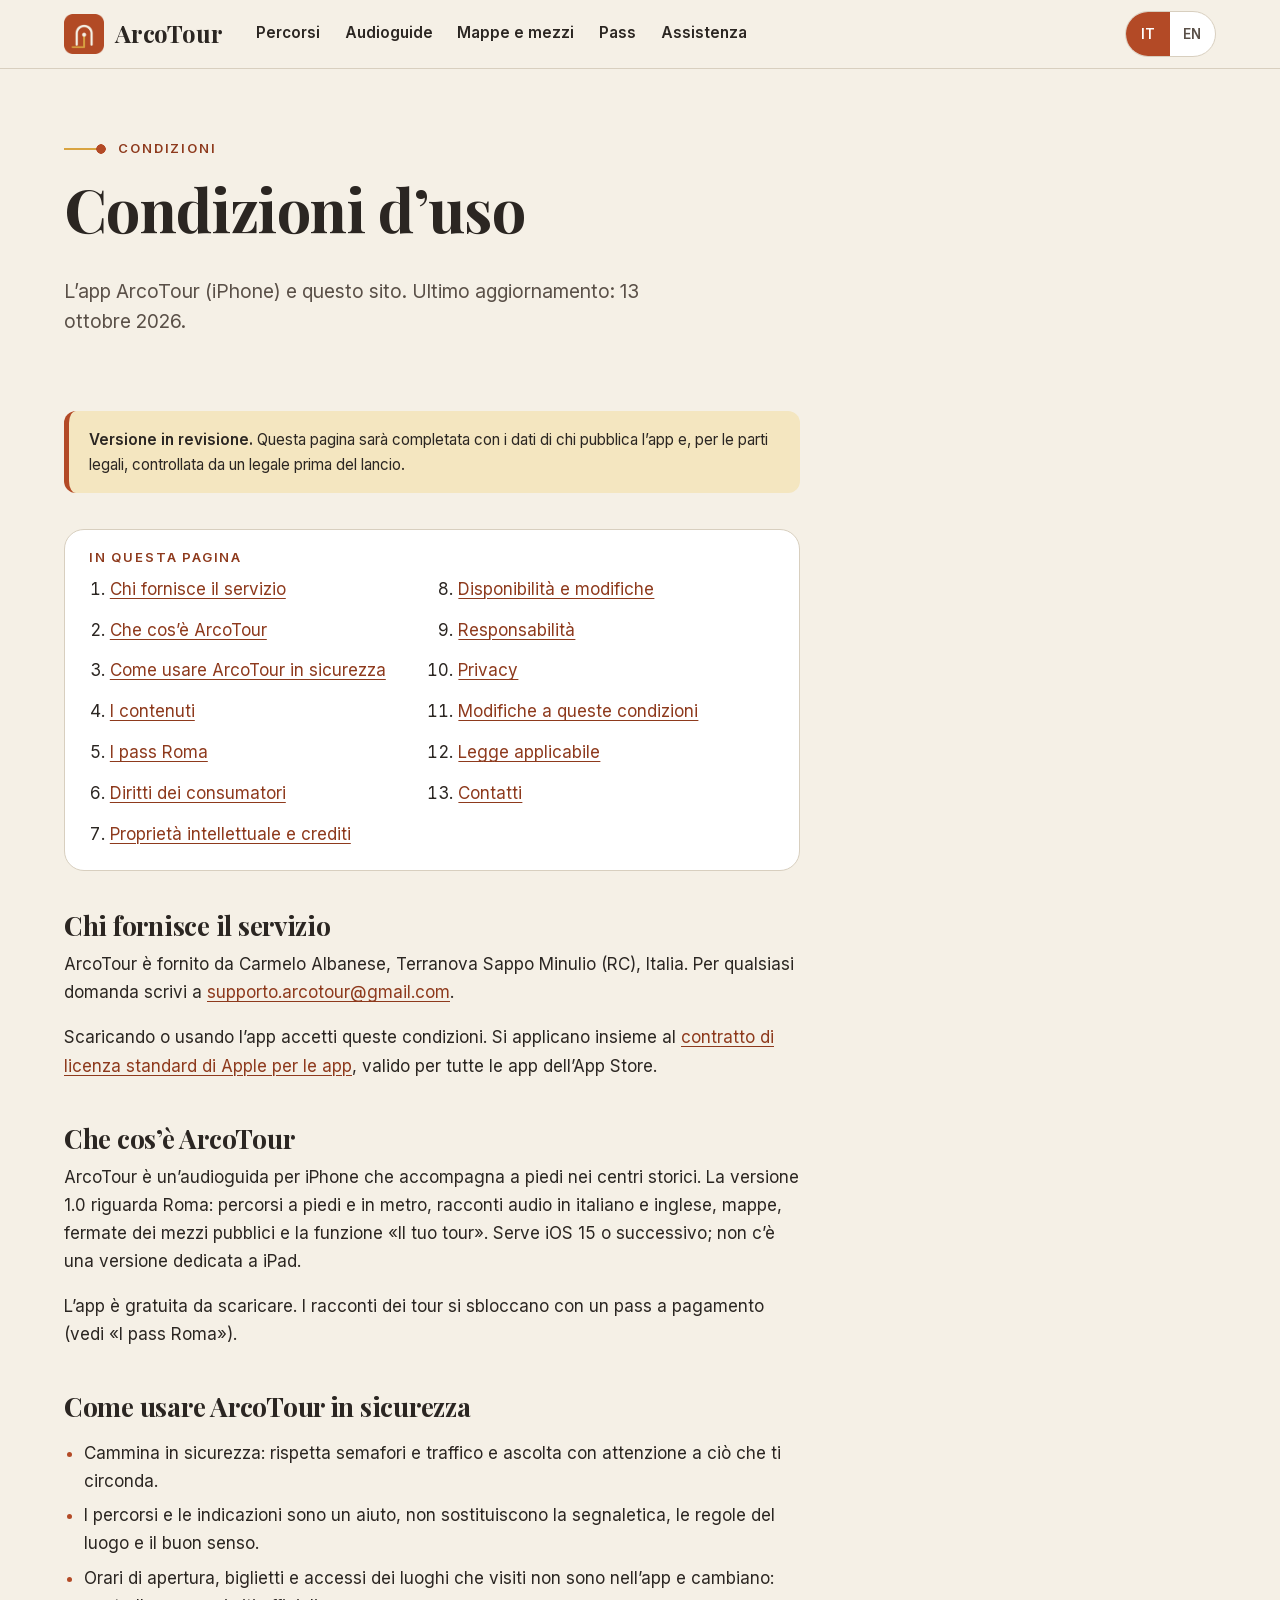
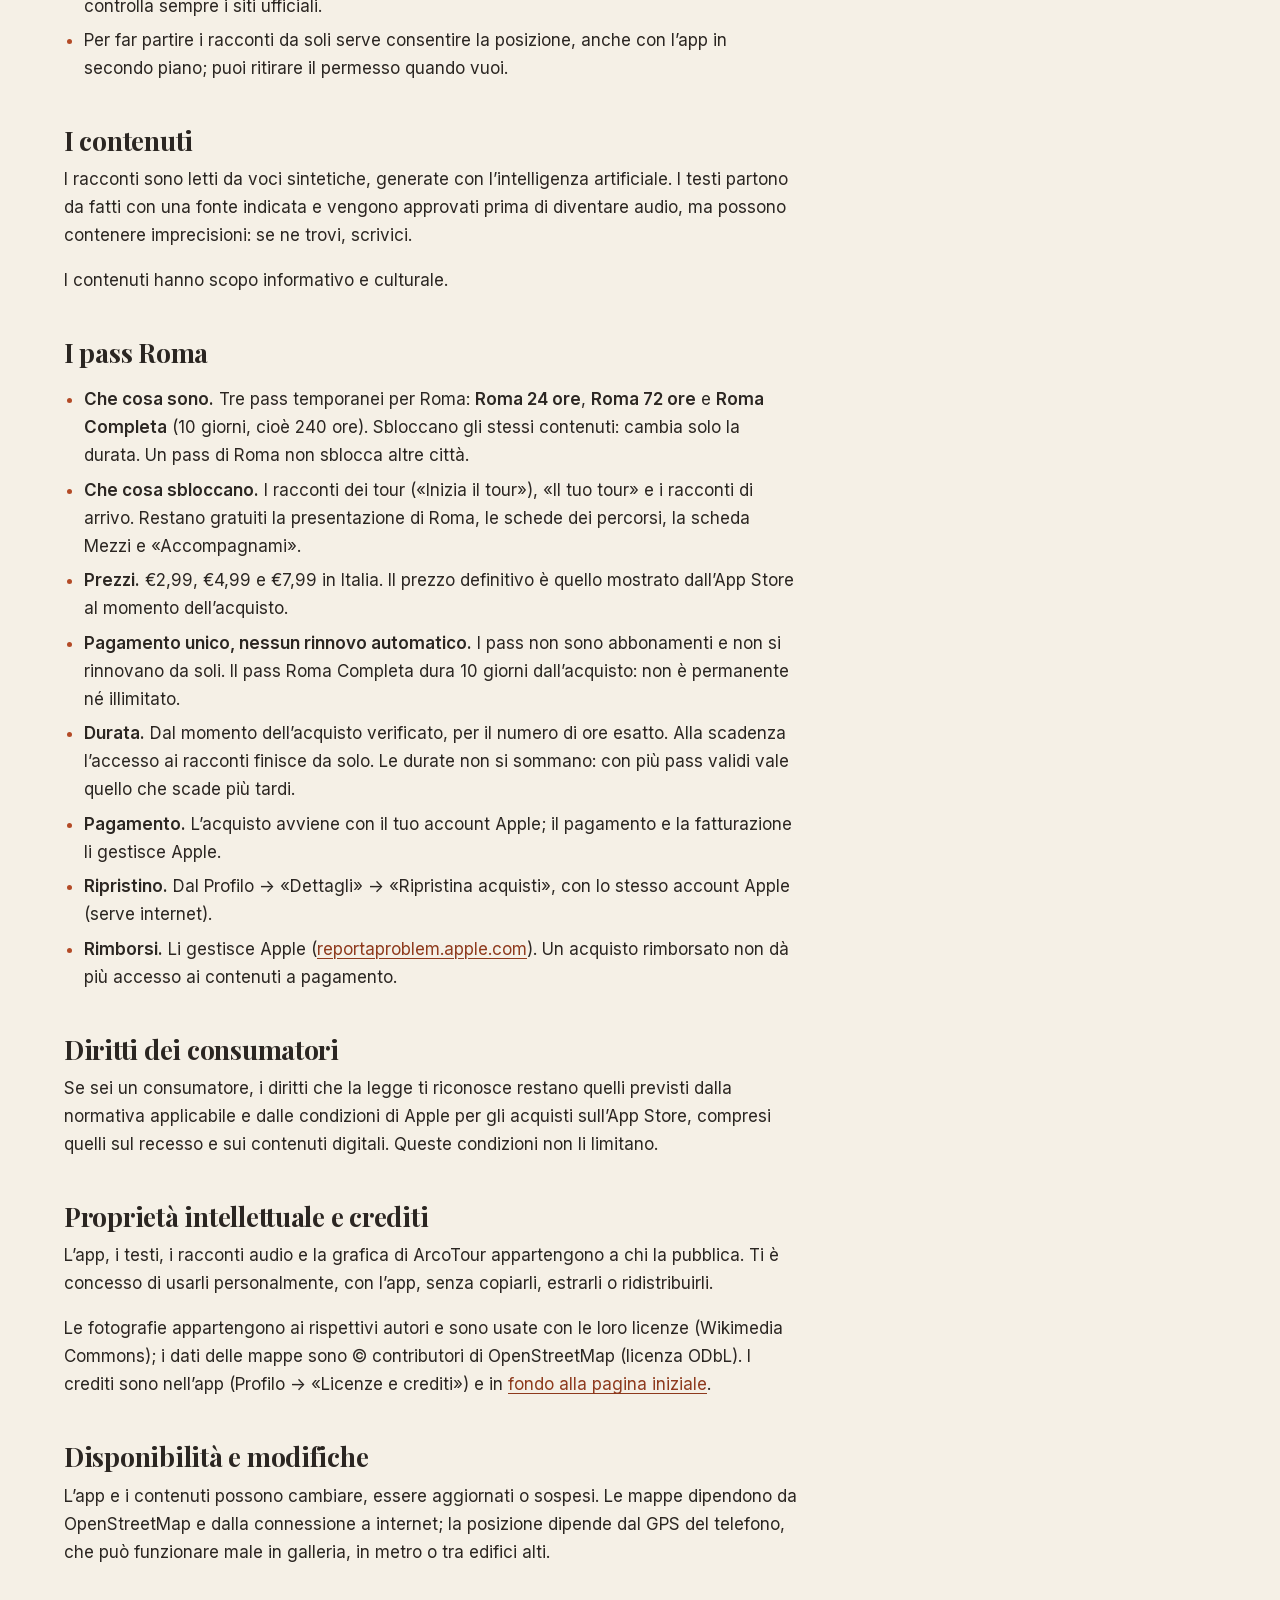
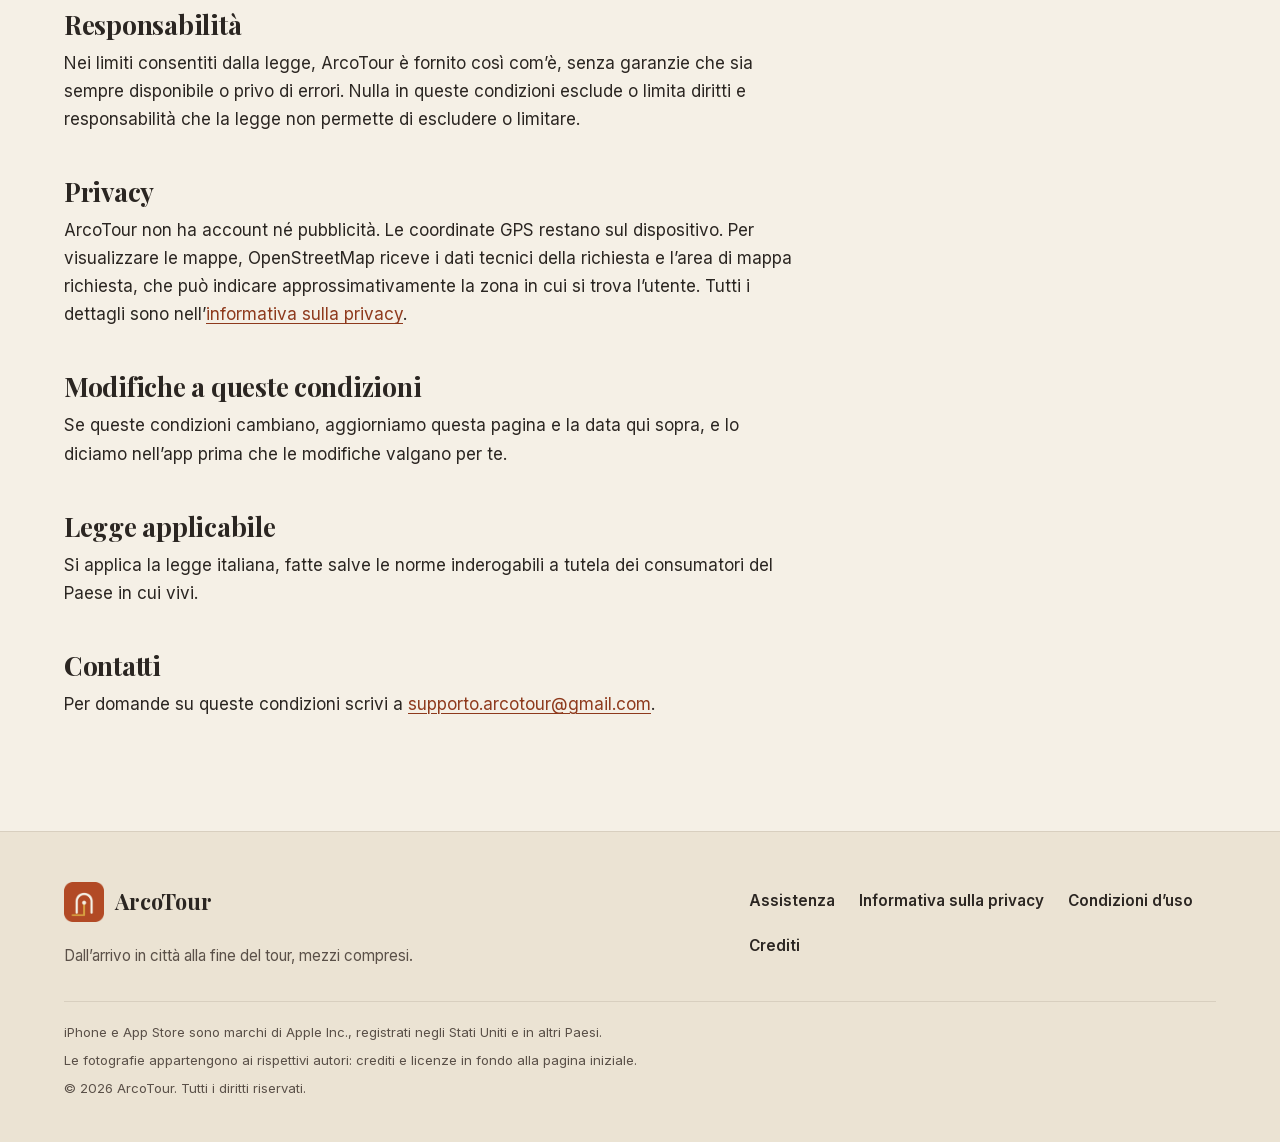
<file: terms.html>
<!doctype html>
<html lang="it">
<head>
<meta charset="utf-8">
<meta name="viewport" content="width=device-width, initial-scale=1">
<title>Condizioni d’uso · ArcoTour</title>
<meta name="description" content="Condizioni d’uso di ArcoTour: come funziona l’app, i pass Roma (24 ore, 72 ore, 10 giorni, pagamento unico, senza rinnovo), ripristino e rimborsi.">
<meta name="theme-color" content="#F5F0E6">
<meta name="color-scheme" content="light">
<meta name="robots" content="noindex, follow">
<link rel="canonical" href="https://car-carmelo-ui.github.io/arcotour-site/terms.html">
<link rel="alternate" hreflang="it" href="https://car-carmelo-ui.github.io/arcotour-site/terms.html">
<link rel="alternate" hreflang="en" href="https://car-carmelo-ui.github.io/arcotour-site/en/terms.html">
<link rel="alternate" hreflang="x-default" href="https://car-carmelo-ui.github.io/arcotour-site/terms.html">
<meta property="og:type" content="website">
<meta property="og:site_name" content="ArcoTour">
<meta property="og:title" content="Condizioni d’uso · ArcoTour">
<meta property="og:description" content="Condizioni d’uso di ArcoTour: come funziona l’app, i pass Roma (24 ore, 72 ore, 10 giorni, pagamento unico, senza rinnovo), ripristino e rimborsi.">
<meta property="og:url" content="https://car-carmelo-ui.github.io/arcotour-site/terms.html">
<meta property="og:locale" content="it_IT">
<meta property="og:locale:alternate" content="en_GB">
<meta property="og:image" content="https://car-carmelo-ui.github.io/arcotour-site/assets/img/anteprima-it.png">
<meta property="og:image:width" content="1200">
<meta property="og:image:height" content="630">
<meta property="og:image:alt" content="ArcoTour, audioguida a piedi">
<meta name="twitter:card" content="summary_large_image">
<link rel="icon" href="favicon.ico" sizes="any">
<link rel="icon" type="image/png" sizes="32x32" href="assets/img/favicon-32.png">
<link rel="apple-touch-icon" href="assets/img/apple-touch-icon.png">
<link rel="preload" href="assets/fonts/PlayfairDisplay-Bold.ttf" as="font" type="font/ttf" crossorigin>
<link rel="preload" href="assets/fonts/inter-regular.woff2" as="font" type="font/woff2" crossorigin>
<link rel="stylesheet" href="assets/css/site.css">
<script>document.documentElement.className='js'</script>
<script src="assets/js/site.js" defer></script>
</head>
<body>
<a class="salta" href="#contenuto">Vai al contenuto</a>
<header class="intestazione">
<div class="contenitore">
<a class="marchio" href="index.html" aria-label="ArcoTour, pagina iniziale"><img src="assets/img/icona-96.png" width="40" height="40" alt=""><span>ArcoTour</span></a>
<button class="menu-toggle" type="button" aria-expanded="false" aria-controls="menu-principale">Menu</button>
<nav class="nav" id="menu-principale" aria-label="Menu principale"><ul><li><a href="index.html#roma">Percorsi</a></li><li><a href="index.html#audioguide">Audioguide</a></li><li><a href="index.html#mappe">Mappe e mezzi</a></li><li><a href="index.html#pass">Pass</a></li><li><a href="support.html">Assistenza</a></li></ul></nav>
<div class="lingua" role="group" aria-label="Lingua del sito"><span lang="it" aria-label="Italiano" aria-current="true">IT</span><a lang="en" hreflang="en" aria-label="English" href="en/terms.html">EN</a></div>
</div>
</header>
<main id="contenuto">
<div class="contenitore pagina-testata">
<p class="occhiello">Condizioni</p>
<h1>Condizioni d’uso</h1>
<p class="lead">L’app ArcoTour (iPhone) e questo sito. Ultimo aggiornamento: 13 ottobre 2026.</p>
</div>
<div class="contenitore pagina-corpo">
<p class="bozza" role="note"><strong>Versione in revisione.</strong> Questa pagina sarà completata con i dati di chi pubblica l’app e, per le parti legali, controllata da un legale prima del lancio.</p>
<nav class="sommario" aria-labelledby="titolo-sommario"><h2 id="titolo-sommario">In questa pagina</h2><ol><li><a href="#chi-siamo">Chi fornisce il servizio</a></li><li><a href="#servizio">Che cos’è ArcoTour</a></li><li><a href="#uso">Come usare ArcoTour in sicurezza</a></li><li><a href="#contenuti">I contenuti</a></li><li><a href="#pass">I pass Roma</a></li><li><a href="#recesso">Diritti dei consumatori</a></li><li><a href="#proprieta">Proprietà intellettuale e crediti</a></li><li><a href="#disponibilita">Disponibilità e modifiche</a></li><li><a href="#responsabilita">Responsabilità</a></li><li><a href="#privacy">Privacy</a></li><li><a href="#modifiche">Modifiche a queste condizioni</a></li><li><a href="#legge">Legge applicabile</a></li><li><a href="#contatti">Contatti</a></li></ol></nav>
<div class="prosa"><section id="chi-siamo"><h2>Chi fornisce il servizio</h2><p>ArcoTour è fornito da Carmelo Albanese, Terranova Sappo Minulio (RC), Italia. Per qualsiasi domanda scrivi a <a href="mailto:supporto.arcotour@gmail.com">supporto.arcotour@gmail.com</a>.</p>
<p>Scaricando o usando l’app accetti queste condizioni. Si applicano insieme al <a href="https://www.apple.com/legal/internet-services/itunes/dev/stdeula/">contratto di licenza standard di Apple per le app</a>, valido per tutte le app dell’App Store.</p></section><section id="servizio"><h2>Che cos’è ArcoTour</h2><p>ArcoTour è un’audioguida per iPhone che accompagna a piedi nei centri storici. La versione 1.0 riguarda Roma: percorsi a piedi e in metro, racconti audio in italiano e inglese, mappe, fermate dei mezzi pubblici e la funzione «Il tuo tour». Serve iOS 15 o successivo; non c’è una versione dedicata a iPad.</p>
<p>L’app è gratuita da scaricare. I racconti dei tour si sbloccano con un pass a pagamento (vedi «I pass Roma»).</p></section><section id="uso"><h2>Come usare ArcoTour in sicurezza</h2><ul><li>Cammina in sicurezza: rispetta semafori e traffico e ascolta con attenzione a ciò che ti circonda.</li><li>I percorsi e le indicazioni sono un aiuto, non sostituiscono la segnaletica, le regole del luogo e il buon senso.</li><li>Orari di apertura, biglietti e accessi dei luoghi che visiti non sono nell’app e cambiano: controlla sempre i siti ufficiali.</li><li>Per far partire i racconti da soli serve consentire la posizione, anche con l’app in secondo piano; puoi ritirare il permesso quando vuoi.</li></ul></section><section id="contenuti"><h2>I contenuti</h2><p>I racconti sono letti da voci sintetiche, generate con l’intelligenza artificiale. I testi partono da fatti con una fonte indicata e vengono approvati prima di diventare audio, ma possono contenere imprecisioni: se ne trovi, scrivici.</p>
<p>I contenuti hanno scopo informativo e culturale.</p></section><section id="pass"><h2>I pass Roma</h2><ul><li><strong>Che cosa sono.</strong> Tre pass temporanei per Roma: <strong>Roma 24 ore</strong>, <strong>Roma 72 ore</strong> e <strong>Roma Completa</strong> (10 giorni, cioè 240 ore). Sbloccano gli stessi contenuti: cambia solo la durata. Un pass di Roma non sblocca altre città.</li><li><strong>Che cosa sbloccano.</strong> I racconti dei tour («Inizia il tour»), «Il tuo tour» e i racconti di arrivo. Restano gratuiti la presentazione di Roma, le schede dei percorsi, la scheda Mezzi e «Accompagnami».</li><li><strong>Prezzi.</strong> €2,99, €4,99 e €7,99 in Italia. Il prezzo definitivo è quello mostrato dall’App Store al momento dell’acquisto.</li><li><strong>Pagamento unico, nessun rinnovo automatico.</strong> I pass non sono abbonamenti e non si rinnovano da soli. Il pass Roma Completa dura 10 giorni dall’acquisto: non è permanente né illimitato.</li><li><strong>Durata.</strong> Dal momento dell’acquisto verificato, per il numero di ore esatto. Alla scadenza l’accesso ai racconti finisce da solo. Le durate non si sommano: con più pass validi vale quello che scade più tardi.</li><li><strong>Pagamento.</strong> L’acquisto avviene con il tuo account Apple; il pagamento e la fatturazione li gestisce Apple.</li><li><strong>Ripristino.</strong> Dal Profilo → «Dettagli» → «Ripristina acquisti», con lo stesso account Apple (serve internet).</li><li><strong>Rimborsi.</strong> Li gestisce Apple (<a href="https://reportaproblem.apple.com">reportaproblem.apple.com</a>). Un acquisto rimborsato non dà più accesso ai contenuti a pagamento.</li></ul></section><section id="recesso"><h2>Diritti dei consumatori</h2><p>Se sei un consumatore, i diritti che la legge ti riconosce restano quelli previsti dalla normativa applicabile e dalle condizioni di Apple per gli acquisti sull’App Store, compresi quelli sul recesso e sui contenuti digitali. Queste condizioni non li limitano.</p></section><section id="proprieta"><h2>Proprietà intellettuale e crediti</h2><p>L’app, i testi, i racconti audio e la grafica di ArcoTour appartengono a chi la pubblica. Ti è concesso di usarli personalmente, con l’app, senza copiarli, estrarli o ridistribuirli.</p>
<p>Le fotografie appartengono ai rispettivi autori e sono usate con le loro licenze (Wikimedia Commons); i dati delle mappe sono © contributori di OpenStreetMap (licenza ODbL). I crediti sono nell’app (Profilo → «Licenze e crediti») e in <a href="index.html#crediti">fondo alla pagina iniziale</a>.</p></section><section id="disponibilita"><h2>Disponibilità e modifiche</h2><p>L’app e i contenuti possono cambiare, essere aggiornati o sospesi. Le mappe dipendono da OpenStreetMap e dalla connessione a internet; la posizione dipende dal GPS del telefono, che può funzionare male in galleria, in metro o tra edifici alti.</p></section><section id="responsabilita"><h2>Responsabilità</h2><p>Nei limiti consentiti dalla legge, ArcoTour è fornito così com’è, senza garanzie che sia sempre disponibile o privo di errori. Nulla in queste condizioni esclude o limita diritti e responsabilità che la legge non permette di escludere o limitare.</p></section><section id="privacy"><h2>Privacy</h2><p>ArcoTour non ha account né pubblicità. Le coordinate GPS restano sul dispositivo. Per visualizzare le mappe, OpenStreetMap riceve i dati tecnici della richiesta e l’area di mappa richiesta, che può indicare approssimativamente la zona in cui si trova l’utente. Tutti i dettagli sono nell’<a href="privacy.html">informativa sulla privacy</a>.</p></section><section id="modifiche"><h2>Modifiche a queste condizioni</h2><p>Se queste condizioni cambiano, aggiorniamo questa pagina e la data qui sopra, e lo diciamo nell’app prima che le modifiche valgano per te.</p></section><section id="legge"><h2>Legge applicabile</h2><p>Si applica la legge italiana, fatte salve le norme inderogabili a tutela dei consumatori del Paese in cui vivi.</p></section><section id="contatti"><h2>Contatti</h2><p>Per domande su queste condizioni scrivi a <a href="mailto:supporto.arcotour@gmail.com">supporto.arcotour@gmail.com</a>.</p></section></div>
</div>
</main>
<footer class="piede">
<div class="contenitore">
<div class="piede-griglia">
<div>
<a class="marchio" href="index.html" aria-label="ArcoTour, pagina iniziale"><img src="assets/img/icona-96.png" width="40" height="40" alt=""><span>ArcoTour</span></a>
<p class="frase">Dall’arrivo in città alla fine del tour, mezzi compresi.</p>
</div>
<nav aria-label="Il sito"><ul><li><a href="support.html">Assistenza</a></li><li><a href="privacy.html">Informativa sulla privacy</a></li><li><a href="terms.html">Condizioni d’uso</a></li><li><a href="index.html#crediti">Crediti</a></li></ul></nav>
</div>
<div class="note">
<p>iPhone e App Store sono marchi di Apple Inc., registrati negli Stati Uniti e in altri Paesi.</p>
<p>Le fotografie appartengono ai rispettivi autori: crediti e licenze in fondo alla pagina iniziale.</p>
<p>© 2026 ArcoTour. Tutti i diritti riservati.</p>
</div>
</div>
</footer>
</body>
</html>
</file>
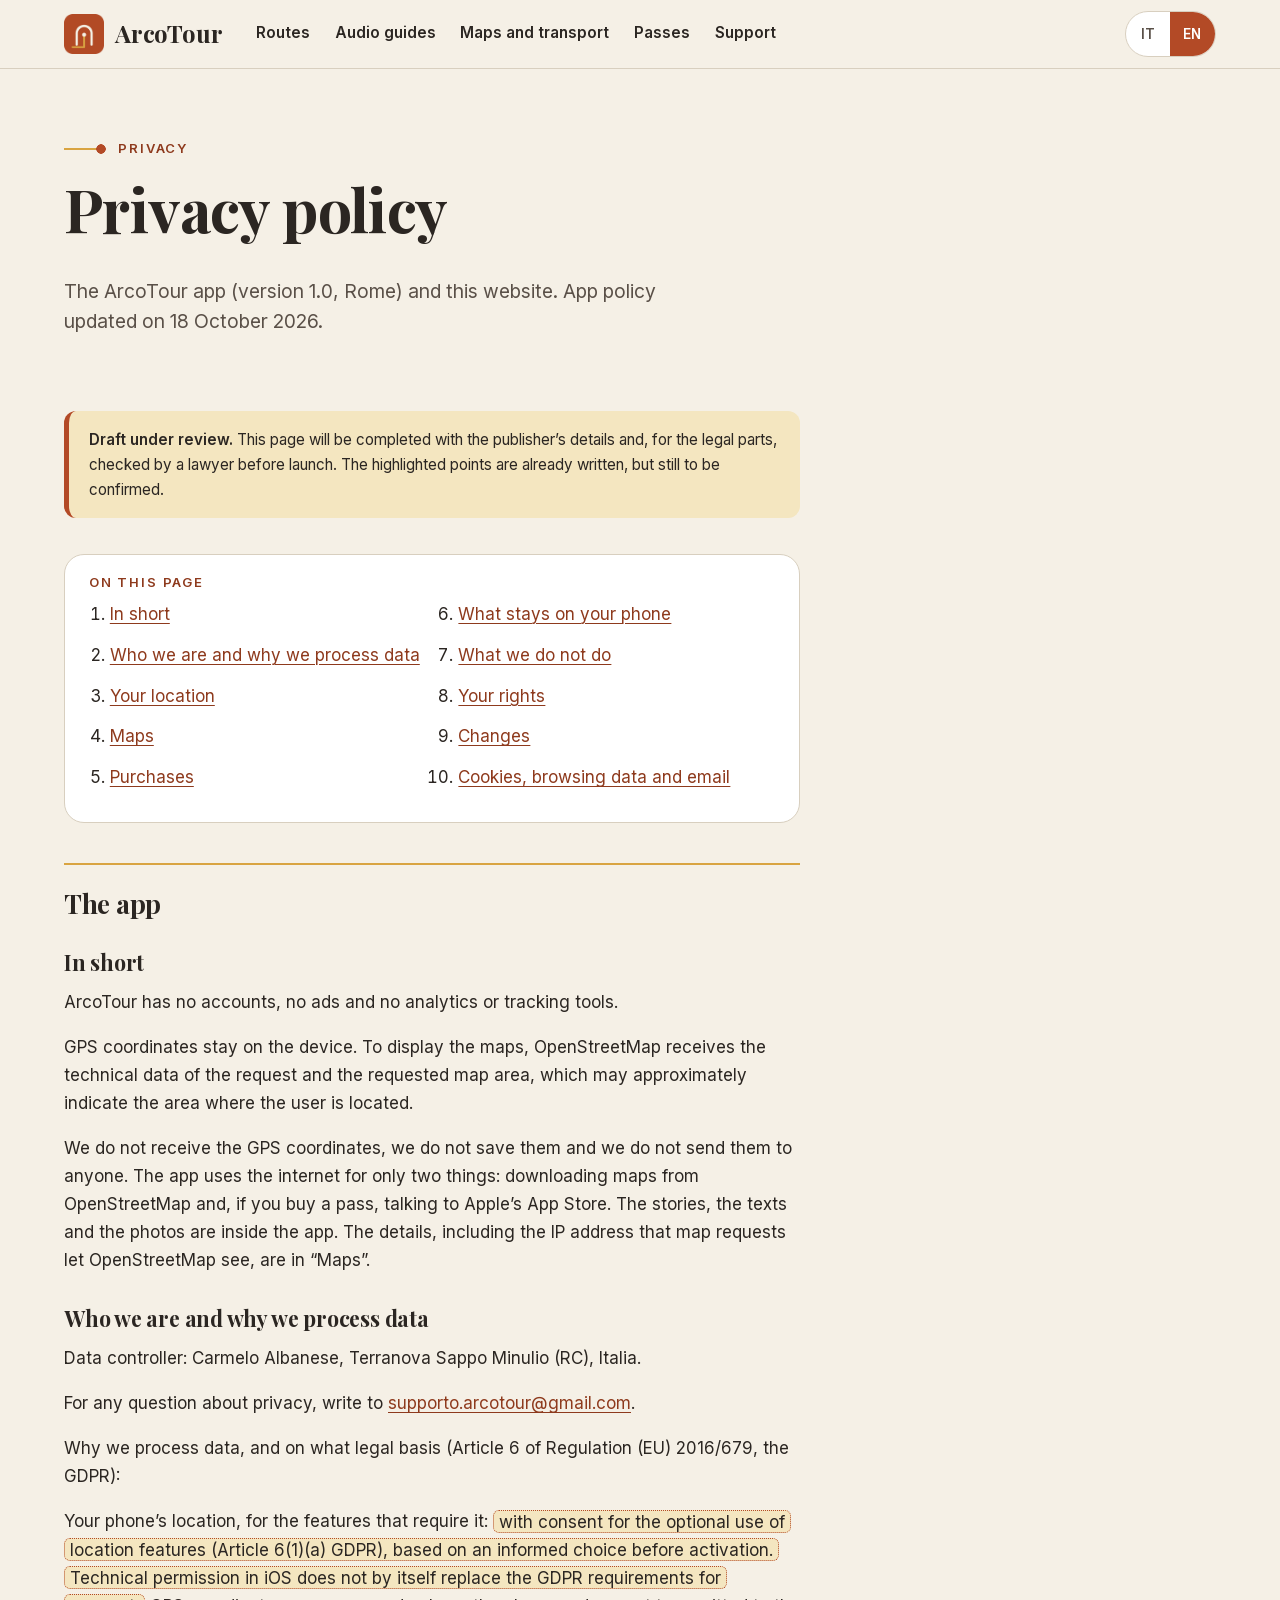
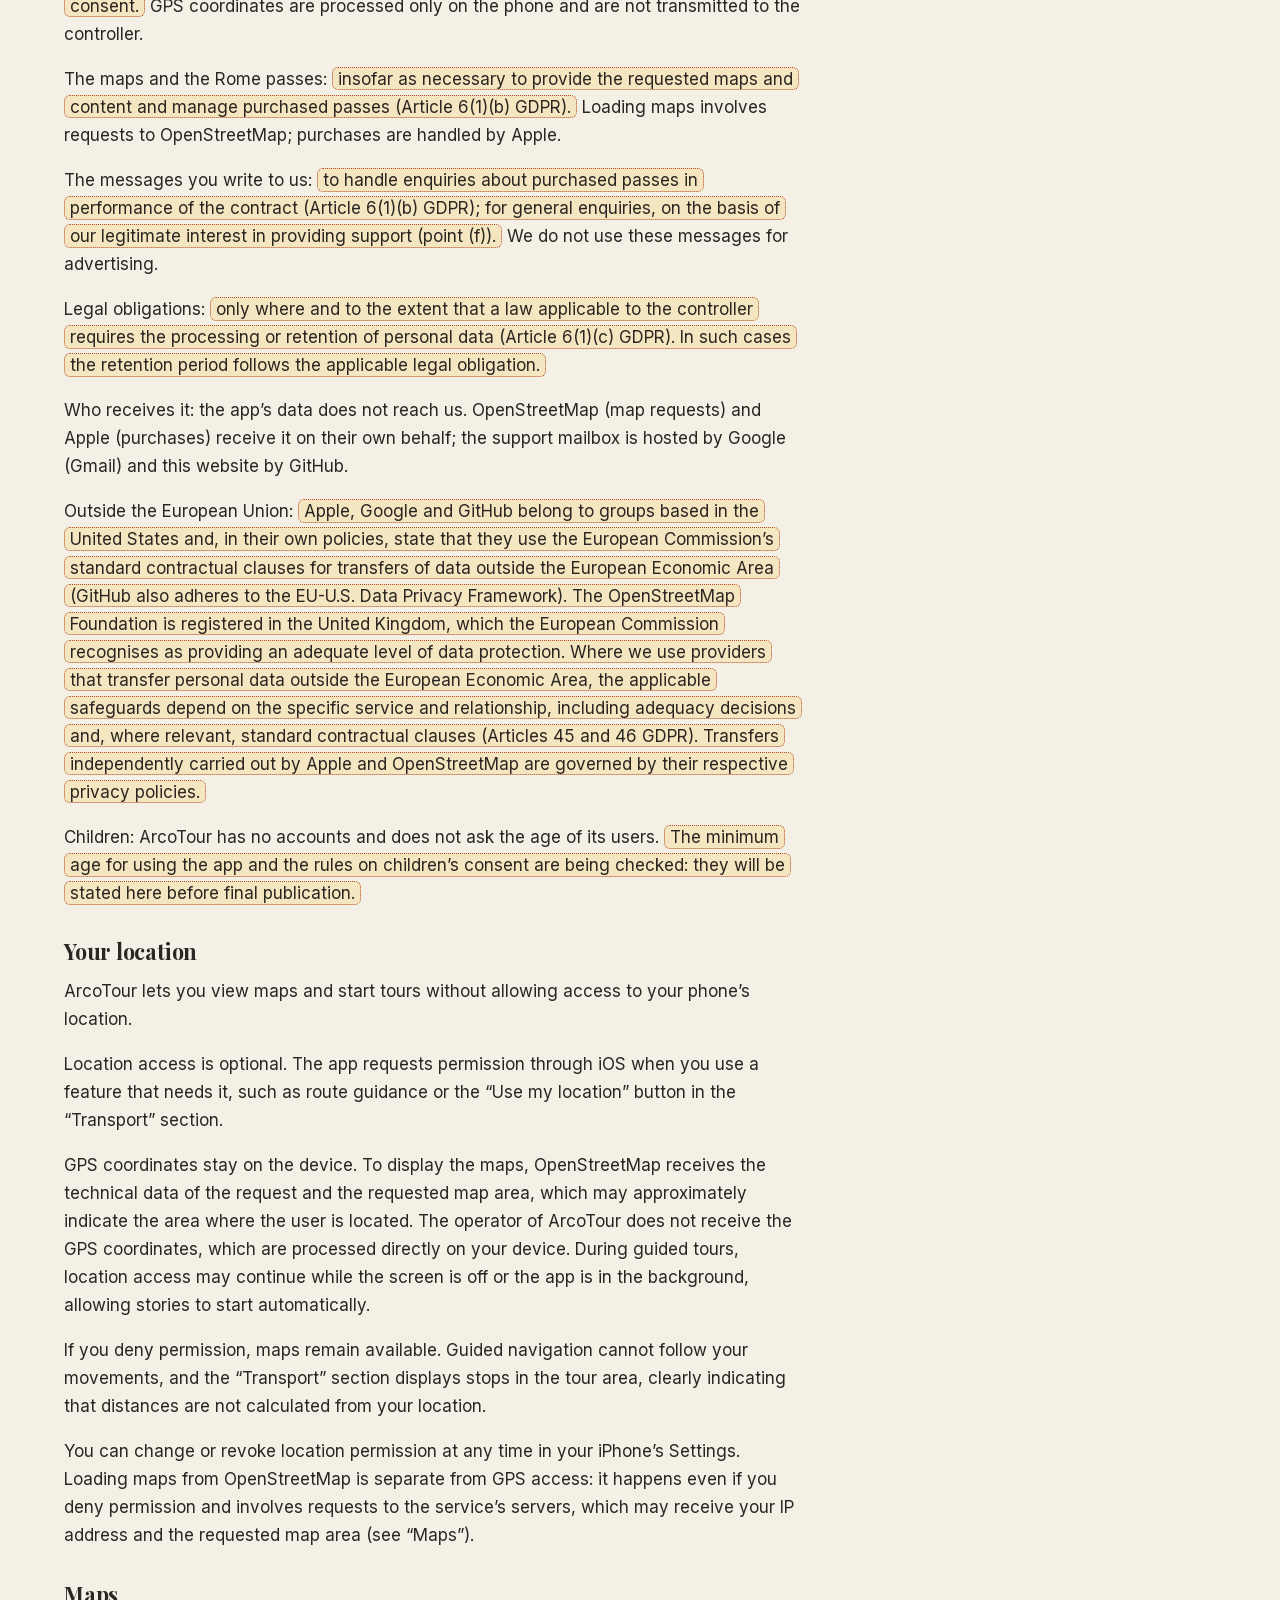
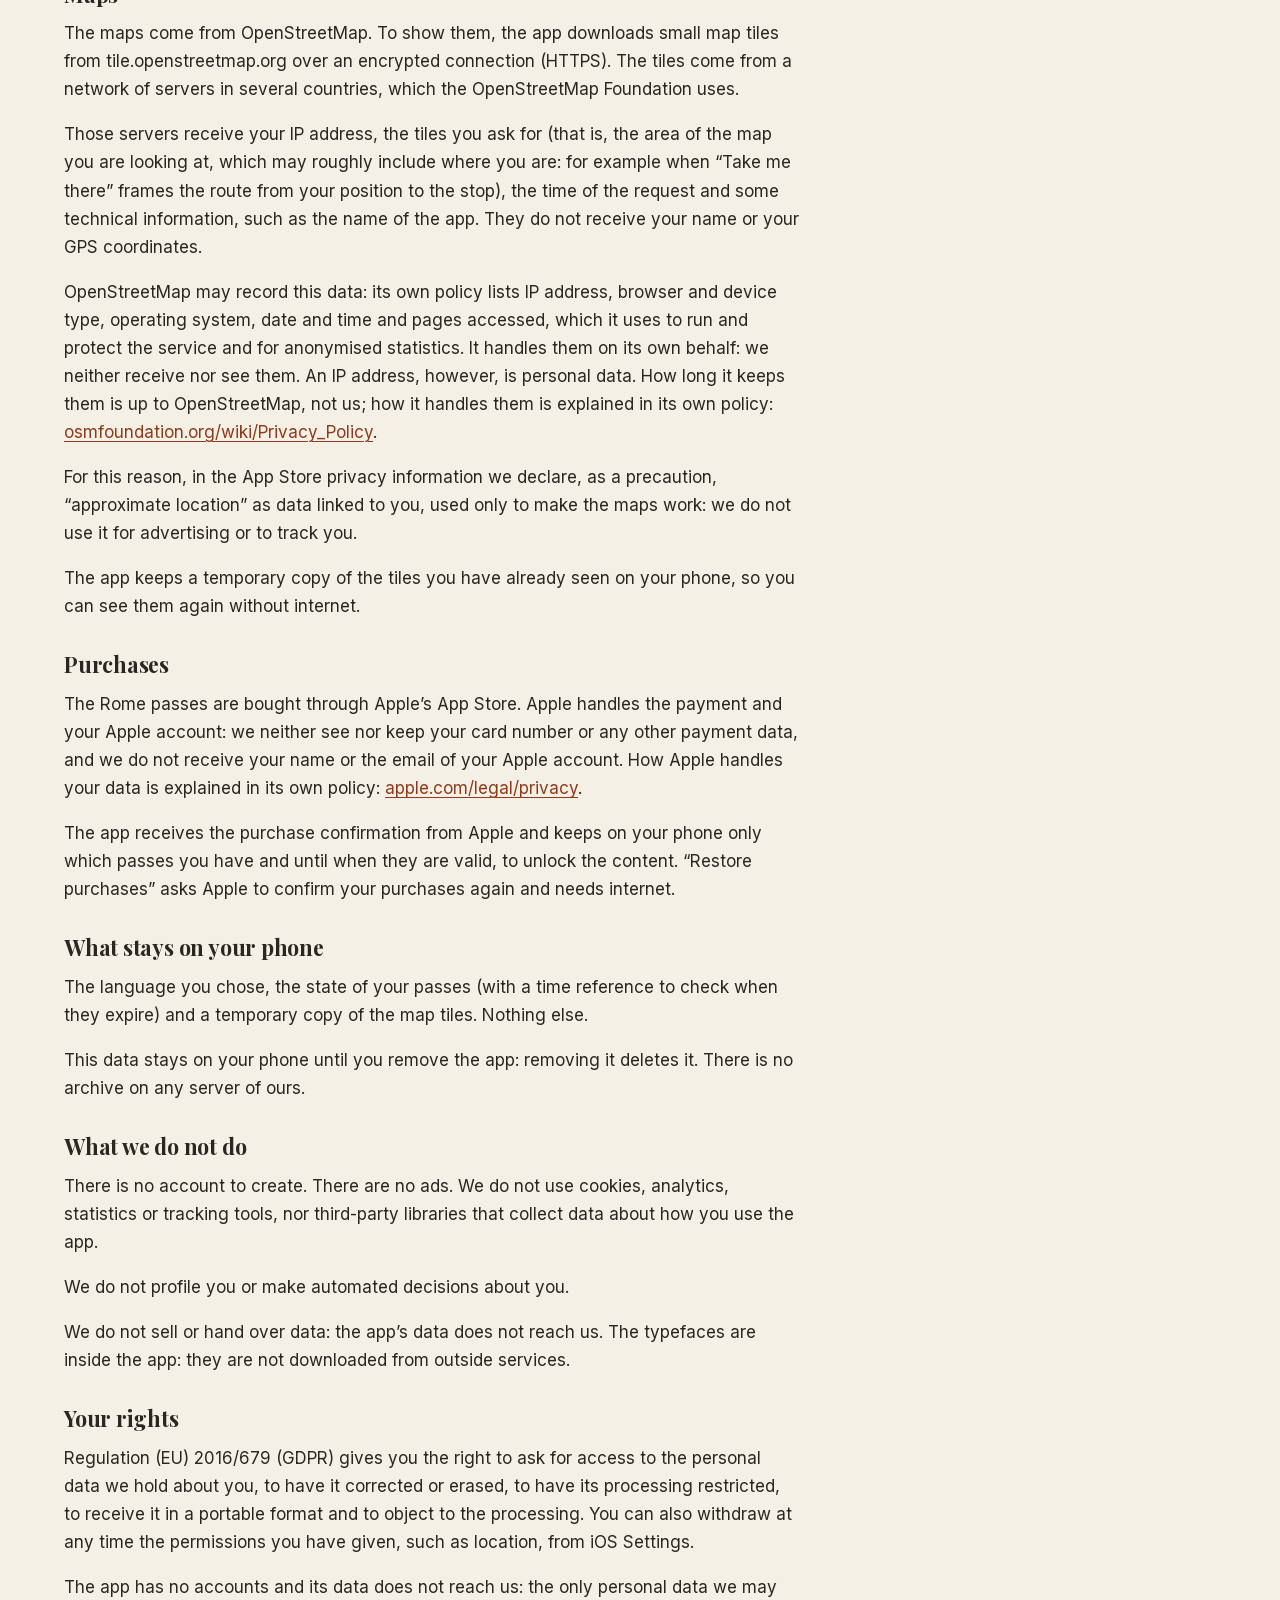
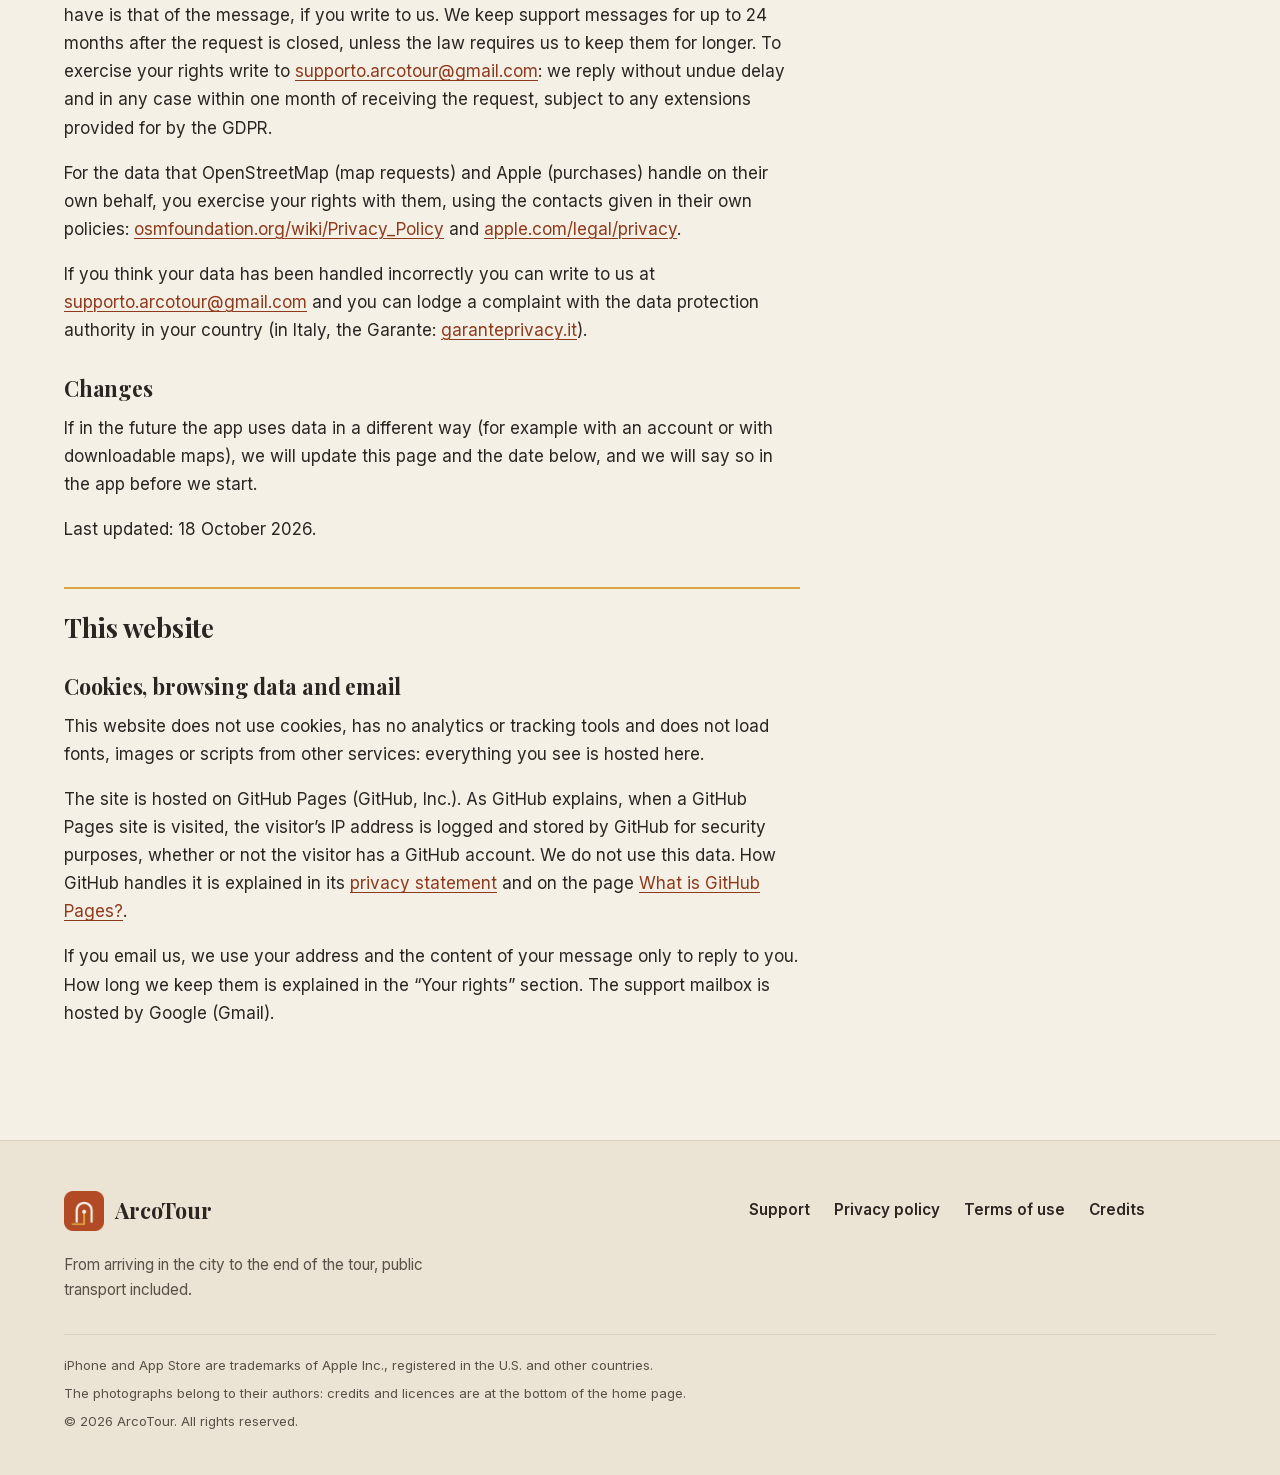
<file: en/privacy.html>
<!doctype html>
<html lang="en">
<head>
<meta charset="utf-8">
<meta name="viewport" content="width=device-width, initial-scale=1">
<title>Privacy policy · ArcoTour</title>
<meta name="description" content="ArcoTour privacy policy: GPS coordinates stay on the device, no accounts, no ads, no analytics tools.">
<meta name="theme-color" content="#F5F0E6">
<meta name="color-scheme" content="light">
<meta name="robots" content="noindex, follow">
<link rel="canonical" href="https://car-carmelo-ui.github.io/arcotour-site/en/privacy.html">
<link rel="alternate" hreflang="it" href="https://car-carmelo-ui.github.io/arcotour-site/privacy.html">
<link rel="alternate" hreflang="en" href="https://car-carmelo-ui.github.io/arcotour-site/en/privacy.html">
<link rel="alternate" hreflang="x-default" href="https://car-carmelo-ui.github.io/arcotour-site/privacy.html">
<meta property="og:type" content="website">
<meta property="og:site_name" content="ArcoTour">
<meta property="og:title" content="Privacy policy · ArcoTour">
<meta property="og:description" content="ArcoTour privacy policy: GPS coordinates stay on the device, no accounts, no ads, no analytics tools.">
<meta property="og:url" content="https://car-carmelo-ui.github.io/arcotour-site/en/privacy.html">
<meta property="og:locale" content="en_GB">
<meta property="og:locale:alternate" content="it_IT">
<meta property="og:image" content="https://car-carmelo-ui.github.io/arcotour-site/assets/img/anteprima-en.png">
<meta property="og:image:width" content="1200">
<meta property="og:image:height" content="630">
<meta property="og:image:alt" content="ArcoTour, walking audio tours">
<meta name="twitter:card" content="summary_large_image">
<link rel="icon" href="../favicon.ico" sizes="any">
<link rel="icon" type="image/png" sizes="32x32" href="../assets/img/favicon-32.png">
<link rel="apple-touch-icon" href="../assets/img/apple-touch-icon.png">
<link rel="preload" href="../assets/fonts/PlayfairDisplay-Bold.ttf" as="font" type="font/ttf" crossorigin>
<link rel="preload" href="../assets/fonts/inter-regular.woff2" as="font" type="font/woff2" crossorigin>
<link rel="stylesheet" href="../assets/css/site.css">
<script>document.documentElement.className='js'</script>
<script src="../assets/js/site.js" defer></script>
</head>
<body>
<a class="salta" href="#contenuto">Skip to content</a>
<header class="intestazione">
<div class="contenitore">
<a class="marchio" href="index.html" aria-label="ArcoTour, home page"><img src="../assets/img/icona-96.png" width="40" height="40" alt=""><span>ArcoTour</span></a>
<button class="menu-toggle" type="button" aria-expanded="false" aria-controls="menu-principale">Menu</button>
<nav class="nav" id="menu-principale" aria-label="Main menu"><ul><li><a href="index.html#roma">Routes</a></li><li><a href="index.html#audioguide">Audio guides</a></li><li><a href="index.html#mappe">Maps and transport</a></li><li><a href="index.html#pass">Passes</a></li><li><a href="support.html">Support</a></li></ul></nav>
<div class="lingua" role="group" aria-label="Site language"><a lang="it" hreflang="it" aria-label="Italiano" href="../privacy.html">IT</a><span lang="en" aria-label="English" aria-current="true">EN</span></div>
</div>
</header>
<main id="contenuto">
<div class="contenitore pagina-testata">
<p class="occhiello">Privacy</p>
<h1>Privacy policy</h1>
<p class="lead">The ArcoTour app (version 1.0, Rome) and this website. App policy updated on 18 October 2026.</p>
</div>
<div class="contenitore pagina-corpo">
<p class="bozza" role="note"><strong>Draft under review.</strong> This page will be completed with the publisher’s details and, for the legal parts, checked by a lawyer before launch. The highlighted points are already written, but still to be confirmed.</p>
<nav class="sommario" aria-labelledby="titolo-sommario"><h2 id="titolo-sommario">On this page</h2><ol><li><a href="#in-breve">In short</a></li><li><a href="#chi-siamo">Who we are and why we process data</a></li><li><a href="#posizione">Your location</a></li><li><a href="#mappe">Maps</a></li><li><a href="#acquisti">Purchases</a></li><li><a href="#sul-telefono">What stays on your phone</a></li><li><a href="#non-facciamo">What we do not do</a></li><li><a href="#diritti">Your rights</a></li><li><a href="#modifiche">Changes</a></li><li><a href="#sito-web">Cookies, browsing data and email</a></li></ol></nav>
<div class="prosa">
<h2 class="parte-titolo">The app</h2>
<section class="prosa-sez" id="in-breve"><h3>In short</h3><p>ArcoTour has no accounts, no ads and no analytics or tracking tools.</p>
<p>GPS coordinates stay on the device. To display the maps, OpenStreetMap receives the technical data of the request and the requested map area, which may approximately indicate the area where the user is located.</p>
<p>We do not receive the GPS coordinates, we do not save them and we do not send them to anyone. The app uses the internet for only two things: downloading maps from OpenStreetMap and, if you buy a pass, talking to Apple’s App Store. The stories, the texts and the photos are inside the app. The details, including the IP address that map requests let OpenStreetMap see, are in “Maps”.</p></section>
<section class="prosa-sez" id="chi-siamo"><h3>Who we are and why we process data</h3><p>Data controller: Carmelo Albanese, Terranova Sappo Minulio (RC), Italia.</p>
<p>For any question about privacy, write to <a href="mailto:supporto.arcotour@gmail.com">supporto.arcotour@gmail.com</a>.</p>
<p>Why we process data, and on what legal basis (Article 6 of Regulation (EU) 2016/679, the GDPR):</p>
<p>Your phone’s location, for the features that require it: <mark class="da-confermare">with consent for the optional use of location features (Article 6(1)(a) GDPR), based on an informed choice before activation. Technical permission in iOS does not by itself replace the GDPR requirements for consent.</mark> GPS coordinates are processed only on the phone and are not transmitted to the controller.</p>
<p>The maps and the Rome passes: <mark class="da-confermare">insofar as necessary to provide the requested maps and content and manage purchased passes (Article 6(1)(b) GDPR).</mark> Loading maps involves requests to OpenStreetMap; purchases are handled by Apple.</p>
<p>The messages you write to us: <mark class="da-confermare">to handle enquiries about purchased passes in performance of the contract (Article 6(1)(b) GDPR); for general enquiries, on the basis of our legitimate interest in providing support (point (f)).</mark> We do not use these messages for advertising.</p>
<p>Legal obligations: <mark class="da-confermare">only where and to the extent that a law applicable to the controller requires the processing or retention of personal data (Article 6(1)(c) GDPR). In such cases the retention period follows the applicable legal obligation.</mark></p>
<p>Who receives it: the app’s data does not reach us. OpenStreetMap (map requests) and Apple (purchases) receive it on their own behalf; the support mailbox is hosted by Google (Gmail) and this website by GitHub.</p>
<p>Outside the European Union: <mark class="da-confermare">Apple, Google and GitHub belong to groups based in the United States and, in their own policies, state that they use the European Commission’s standard contractual clauses for transfers of data outside the European Economic Area (GitHub also adheres to the EU-U.S. Data Privacy Framework). The OpenStreetMap Foundation is registered in the United Kingdom, which the European Commission recognises as providing an adequate level of data protection. Where we use providers that transfer personal data outside the European Economic Area, the applicable safeguards depend on the specific service and relationship, including adequacy decisions and, where relevant, standard contractual clauses (Articles 45 and 46 GDPR). Transfers independently carried out by Apple and OpenStreetMap are governed by their respective privacy policies.</mark></p>
<p>Children: ArcoTour has no accounts and does not ask the age of its users. <mark class="da-confermare">The minimum age for using the app and the rules on children’s consent are being checked: they will be stated here before final publication.</mark></p></section>
<section class="prosa-sez" id="posizione"><h3>Your location</h3><p>ArcoTour lets you view maps and start tours without allowing access to your phone’s location.</p>
<p>Location access is optional. The app requests permission through iOS when you use a feature that needs it, such as route guidance or the “Use my location” button in the “Transport” section.</p>
<p>GPS coordinates stay on the device. To display the maps, OpenStreetMap receives the technical data of the request and the requested map area, which may approximately indicate the area where the user is located. The operator of ArcoTour does not receive the GPS coordinates, which are processed directly on your device. During guided tours, location access may continue while the screen is off or the app is in the background, allowing stories to start automatically.</p>
<p>If you deny permission, maps remain available. Guided navigation cannot follow your movements, and the “Transport” section displays stops in the tour area, clearly indicating that distances are not calculated from your location.</p>
<p>You can change or revoke location permission at any time in your iPhone’s Settings. Loading maps from OpenStreetMap is separate from GPS access: it happens even if you deny permission and involves requests to the service’s servers, which may receive your IP address and the requested map area (see “Maps”).</p></section>
<section class="prosa-sez" id="mappe"><h3>Maps</h3><p>The maps come from OpenStreetMap. To show them, the app downloads small map tiles from tile.openstreetmap.org over an encrypted connection (HTTPS). The tiles come from a network of servers in several countries, which the OpenStreetMap Foundation uses.</p>
<p>Those servers receive your IP address, the tiles you ask for (that is, the area of the map you are looking at, which may roughly include where you are: for example when “Take me there” frames the route from your position to the stop), the time of the request and some technical information, such as the name of the app. They do not receive your name or your GPS coordinates.</p>
<p>OpenStreetMap may record this data: its own policy lists IP address, browser and device type, operating system, date and time and pages accessed, which it uses to run and protect the service and for anonymised statistics. It handles them on its own behalf: we neither receive nor see them. An IP address, however, is personal data. How long it keeps them is up to OpenStreetMap, not us; how it handles them is explained in its own policy: <a href="https://osmfoundation.org/wiki/Privacy_Policy">osmfoundation.org/wiki/Privacy_Policy</a>.</p>
<p>For this reason, in the App Store privacy information we declare, as a precaution, “approximate location” as data linked to you, used only to make the maps work: we do not use it for advertising or to track you.</p>
<p>The app keeps a temporary copy of the tiles you have already seen on your phone, so you can see them again without internet.</p></section>
<section class="prosa-sez" id="acquisti"><h3>Purchases</h3><p>The Rome passes are bought through Apple’s App Store. Apple handles the payment and your Apple account: we neither see nor keep your card number or any other payment data, and we do not receive your name or the email of your Apple account. How Apple handles your data is explained in its own policy: <a href="https://www.apple.com/legal/privacy/">apple.com/legal/privacy</a>.</p>
<p>The app receives the purchase confirmation from Apple and keeps on your phone only which passes you have and until when they are valid, to unlock the content. “Restore purchases” asks Apple to confirm your purchases again and needs internet.</p></section>
<section class="prosa-sez" id="sul-telefono"><h3>What stays on your phone</h3><p>The language you chose, the state of your passes (with a time reference to check when they expire) and a temporary copy of the map tiles. Nothing else.</p>
<p>This data stays on your phone until you remove the app: removing it deletes it. There is no archive on any server of ours.</p></section>
<section class="prosa-sez" id="non-facciamo"><h3>What we do not do</h3><p>There is no account to create. There are no ads. We do not use cookies, analytics, statistics or tracking tools, nor third-party libraries that collect data about how you use the app.</p>
<p>We do not profile you or make automated decisions about you.</p>
<p>We do not sell or hand over data: the app’s data does not reach us. The typefaces are inside the app: they are not downloaded from outside services.</p></section>
<section class="prosa-sez" id="diritti"><h3>Your rights</h3><p>Regulation (EU) 2016/679 (GDPR) gives you the right to ask for access to the personal data we hold about you, to have it corrected or erased, to have its processing restricted, to receive it in a portable format and to object to the processing. You can also withdraw at any time the permissions you have given, such as location, from iOS Settings.</p>
<p>The app has no accounts and its data does not reach us: the only personal data we may have is that of the message, if you write to us. We keep support messages for up to 24 months after the request is closed, unless the law requires us to keep them for longer. To exercise your rights write to <a href="mailto:supporto.arcotour@gmail.com">supporto.arcotour@gmail.com</a>: we reply without undue delay and in any case within one month of receiving the request, subject to any extensions provided for by the GDPR.</p>
<p>For the data that OpenStreetMap (map requests) and Apple (purchases) handle on their own behalf, you exercise your rights with them, using the contacts given in their own policies: <a href="https://osmfoundation.org/wiki/Privacy_Policy">osmfoundation.org/wiki/Privacy_Policy</a> and <a href="https://www.apple.com/legal/privacy/">apple.com/legal/privacy</a>.</p>
<p>If you think your data has been handled incorrectly you can write to us at <a href="mailto:supporto.arcotour@gmail.com">supporto.arcotour@gmail.com</a> and you can lodge a complaint with the data protection authority in your country (in Italy, the Garante: <a href="https://www.garanteprivacy.it/">garanteprivacy.it</a>).</p></section>
<section class="prosa-sez" id="modifiche"><h3>Changes</h3><p>If in the future the app uses data in a different way (for example with an account or with downloadable maps), we will update this page and the date below, and we will say so in the app before we start.</p>
<p>Last updated: 18 October 2026.</p></section>
<h2 class="parte-titolo">This website</h2>
<section class="prosa-sez" id="sito-web"><h3>Cookies, browsing data and email</h3><p>This website does not use cookies, has no analytics or tracking tools and does not load fonts, images or scripts from other services: everything you see is hosted here.</p>
<p>The site is hosted on GitHub Pages (GitHub, Inc.). As GitHub explains, when a GitHub Pages site is visited, the visitor’s IP address is logged and stored by GitHub for security purposes, whether or not the visitor has a GitHub account. We do not use this data. How GitHub handles it is explained in its <a href="https://docs.github.com/en/site-policy/privacy-policies/github-general-privacy-statement">privacy statement</a> and on the page <a href="https://docs.github.com/en/pages/getting-started-with-github-pages/what-is-github-pages#data-collection">What is GitHub Pages?</a>.</p>
<p>If you email us, we use your address and the content of your message only to reply to you. How long we keep them is explained in the “Your rights” section. The support mailbox is hosted by Google (Gmail).</p></section>
</div>
</div>
</main>
<footer class="piede">
<div class="contenitore">
<div class="piede-griglia">
<div>
<a class="marchio" href="index.html" aria-label="ArcoTour, home page"><img src="../assets/img/icona-96.png" width="40" height="40" alt=""><span>ArcoTour</span></a>
<p class="frase">From arriving in the city to the end of the tour, public transport included.</p>
</div>
<nav aria-label="The site"><ul><li><a href="support.html">Support</a></li><li><a href="privacy.html">Privacy policy</a></li><li><a href="terms.html">Terms of use</a></li><li><a href="index.html#crediti">Credits</a></li></ul></nav>
</div>
<div class="note">
<p>iPhone and App Store are trademarks of Apple Inc., registered in the U.S. and other countries.</p>
<p>The photographs belong to their authors: credits and licences are at the bottom of the home page.</p>
<p>© 2026 ArcoTour. All rights reserved.</p>
</div>
</div>
</footer>
</body>
</html>
</file>
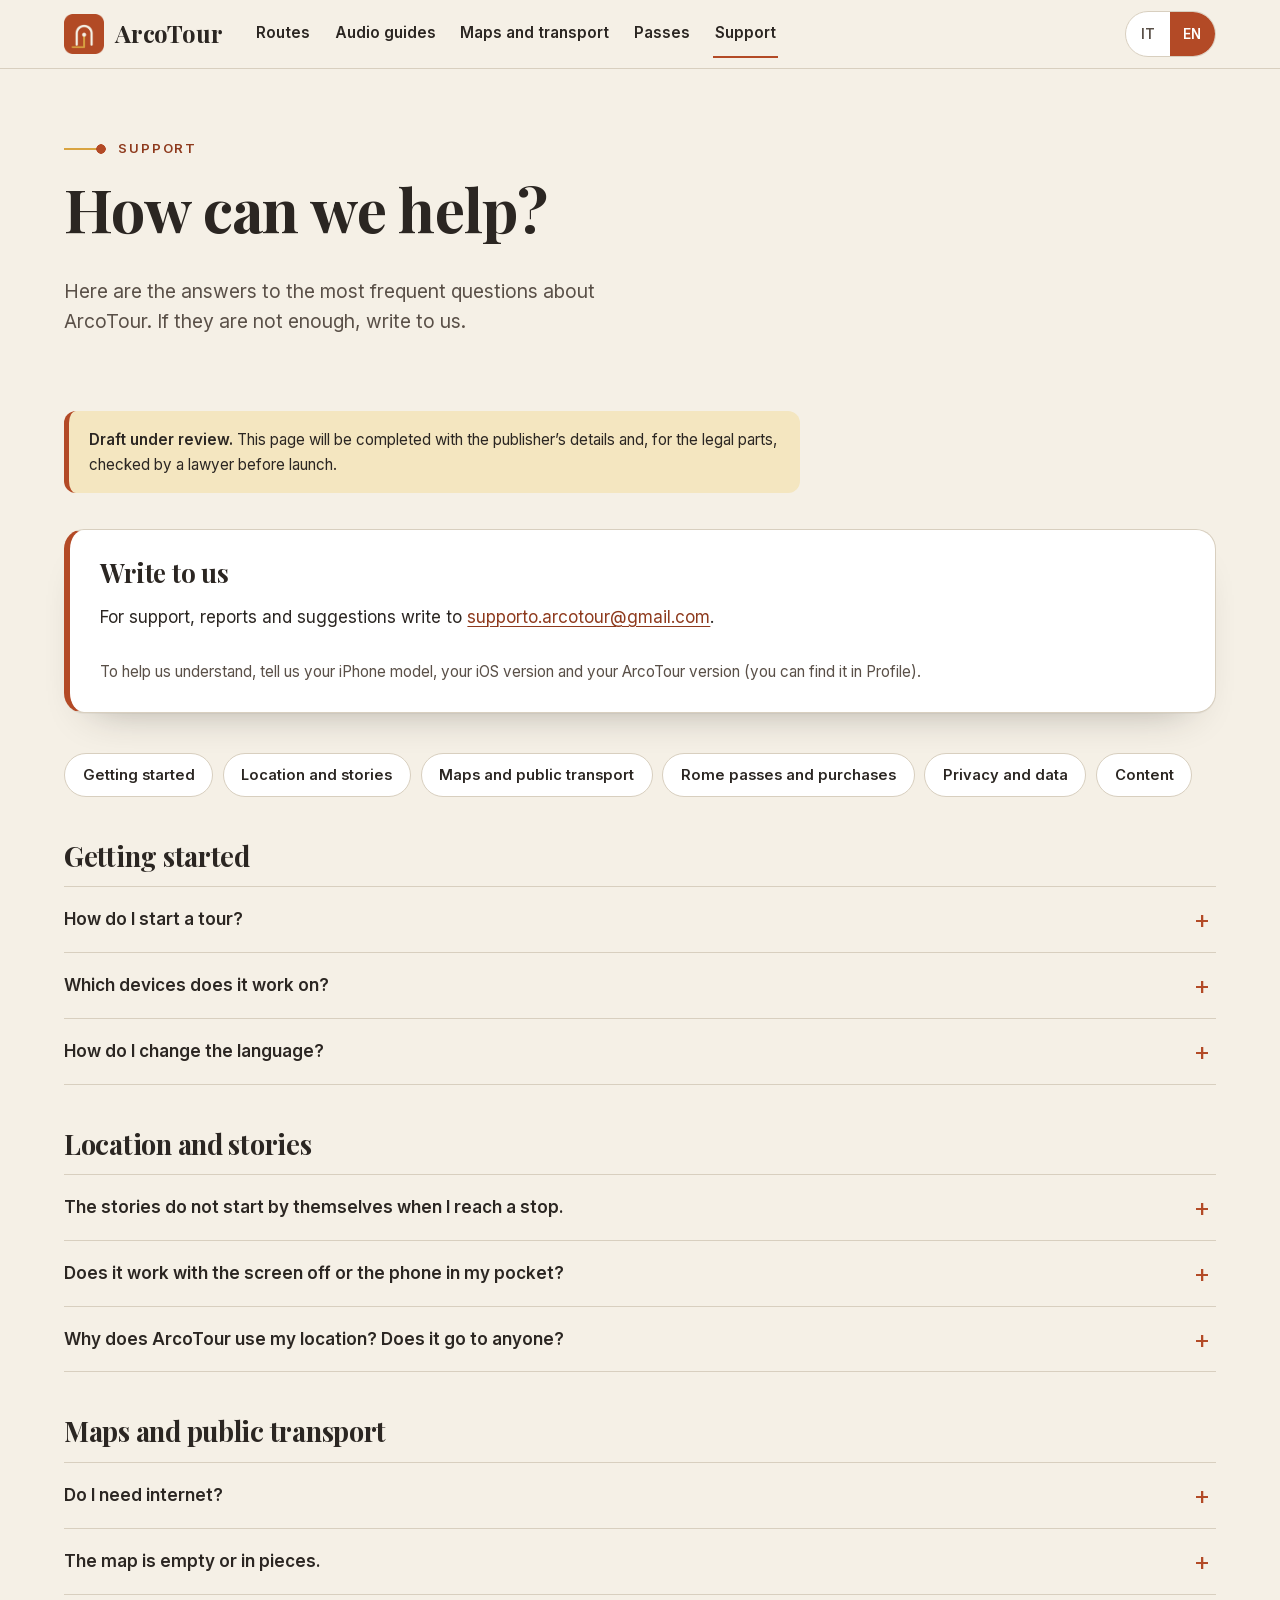
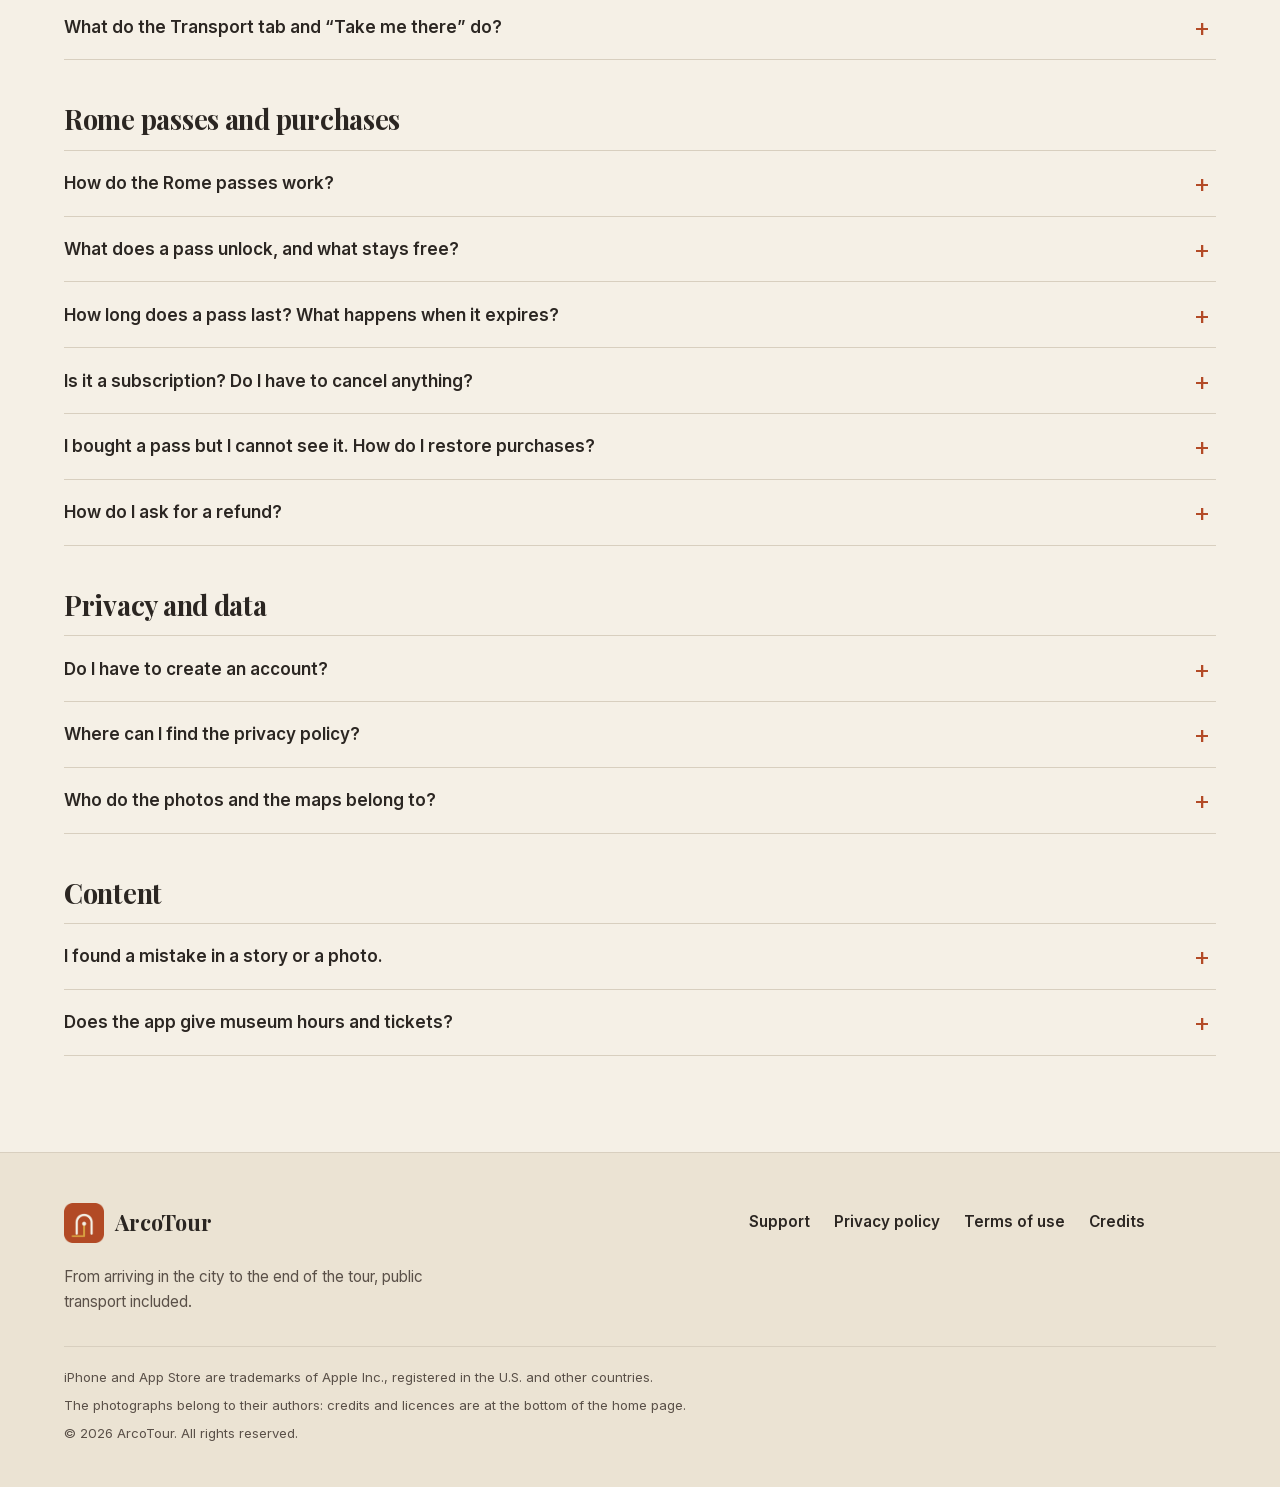
<file: en/support.html>
<!doctype html>
<html lang="en">
<head>
<meta charset="utf-8">
<meta name="viewport" content="width=device-width, initial-scale=1">
<title>Support · ArcoTour</title>
<meta name="description" content="ArcoTour support: frequently asked questions about tours, location, maps, Rome passes and restoring purchases, and how to contact us.">
<meta name="theme-color" content="#F5F0E6">
<meta name="color-scheme" content="light">
<meta name="robots" content="noindex, follow">
<link rel="canonical" href="https://car-carmelo-ui.github.io/arcotour-site/en/support.html">
<link rel="alternate" hreflang="it" href="https://car-carmelo-ui.github.io/arcotour-site/support.html">
<link rel="alternate" hreflang="en" href="https://car-carmelo-ui.github.io/arcotour-site/en/support.html">
<link rel="alternate" hreflang="x-default" href="https://car-carmelo-ui.github.io/arcotour-site/support.html">
<meta property="og:type" content="website">
<meta property="og:site_name" content="ArcoTour">
<meta property="og:title" content="Support · ArcoTour">
<meta property="og:description" content="ArcoTour support: frequently asked questions about tours, location, maps, Rome passes and restoring purchases, and how to contact us.">
<meta property="og:url" content="https://car-carmelo-ui.github.io/arcotour-site/en/support.html">
<meta property="og:locale" content="en_GB">
<meta property="og:locale:alternate" content="it_IT">
<meta property="og:image" content="https://car-carmelo-ui.github.io/arcotour-site/assets/img/anteprima-en.png">
<meta property="og:image:width" content="1200">
<meta property="og:image:height" content="630">
<meta property="og:image:alt" content="ArcoTour, walking audio tours">
<meta name="twitter:card" content="summary_large_image">
<link rel="icon" href="../favicon.ico" sizes="any">
<link rel="icon" type="image/png" sizes="32x32" href="../assets/img/favicon-32.png">
<link rel="apple-touch-icon" href="../assets/img/apple-touch-icon.png">
<link rel="preload" href="../assets/fonts/PlayfairDisplay-Bold.ttf" as="font" type="font/ttf" crossorigin>
<link rel="preload" href="../assets/fonts/inter-regular.woff2" as="font" type="font/woff2" crossorigin>
<link rel="stylesheet" href="../assets/css/site.css">
<script>document.documentElement.className='js'</script>
<script src="../assets/js/site.js" defer></script>
</head>
<body>
<a class="salta" href="#contenuto">Skip to content</a>
<header class="intestazione">
<div class="contenitore">
<a class="marchio" href="index.html" aria-label="ArcoTour, home page"><img src="../assets/img/icona-96.png" width="40" height="40" alt=""><span>ArcoTour</span></a>
<button class="menu-toggle" type="button" aria-expanded="false" aria-controls="menu-principale">Menu</button>
<nav class="nav" id="menu-principale" aria-label="Main menu"><ul><li><a href="index.html#roma">Routes</a></li><li><a href="index.html#audioguide">Audio guides</a></li><li><a href="index.html#mappe">Maps and transport</a></li><li><a href="index.html#pass">Passes</a></li><li><a href="support.html" aria-current="page">Support</a></li></ul></nav>
<div class="lingua" role="group" aria-label="Site language"><a lang="it" hreflang="it" aria-label="Italiano" href="../support.html">IT</a><span lang="en" aria-label="English" aria-current="true">EN</span></div>
</div>
</header>
<main id="contenuto">
<div class="contenitore pagina-testata">
<p class="occhiello">Support</p>
<h1>How can we help?</h1>
<p class="lead">Here are the answers to the most frequent questions about ArcoTour. If they are not enough, write to us.</p>
</div>
<div class="contenitore pagina-corpo">
<p class="bozza" role="note"><strong>Draft under review.</strong> This page will be completed with the publisher’s details and, for the legal parts, checked by a lawyer before launch.</p>
<div class="contatto"><h2>Write to us</h2><p>For support, reports and suggestions write to <a href="mailto:supporto.arcotour@gmail.com">supporto.arcotour@gmail.com</a>.</p>
<p>To help us understand, tell us your iPhone model, your iOS version and your ArcoTour version (you can find it in Profile).</p></div>
<nav aria-label="Frequently asked questions"><ul class="indice"><li><a href="#iniziare">Getting started</a></li><li><a href="#posizione">Location and stories</a></li><li><a href="#mappe-mezzi">Maps and public transport</a></li><li><a href="#pass">Rome passes and purchases</a></li><li><a href="#privacy-dati">Privacy and data</a></li><li><a href="#contenuti">Content</a></li></ul></nav>
<div class="gruppo-faq" id="iniziare"><h2>Getting started</h2><div class="faq"><details id="come-iniziare"><summary>How do I start a tour?</summary><div class="risposta"><p>Open the app, choose Rome and a route, then press “Start the tour” and walk. When you reach a stop the story starts by itself.</p>
<p>If GPS is not enough (in tunnels or on the metro, for example), tap the stop number to start the story by hand.</p></div></details><details id="dispositivi"><summary>Which devices does it work on?</summary><div class="risposta"><p>ArcoTour is designed for iPhone, with iOS 15 or later. Version 1.0 has no dedicated iPad version.</p></div></details><details id="lingua"><summary>How do I change the language?</summary><div class="risposta"><p>The app starts in Italian if your phone is in Italian, otherwise in English. To change it, use the IT/EN selector at the top right: it applies to the interface, the texts and the audio stories.</p></div></details></div></div>
<div class="gruppo-faq" id="posizione"><h2>Location and stories</h2><div class="faq"><details id="racconti-non-partono"><summary>The stories do not start by themselves when I reach a stop.</summary><div class="risposta"><p>Check in iOS Settings → Privacy &amp; Security → Location Services → ArcoTour that access is “While Using the App” or “Always” and that “Precise Location” is on. Then open the tour and press “Start the tour”: the app must be running (it can be with the screen off or in the background).</p>
<p>GPS works badly inside tunnels or on the metro. If the arrival is not recognised, you can always tap the stop number to start the story by hand.</p></div></details><details id="schermo-spento"><summary>Does it work with the screen off or the phone in my pocket?</summary><div class="risposta"><p>Yes. During a tour the app uses location and audio even with the screen locked or in the background, so the story starts even when your phone is in your pocket. While location is in use, iOS shows an indicator.</p></div></details><details id="posizione-privacy"><summary>Why does ArcoTour use my location? Does it go to anyone?</summary><div class="risposta"><p>It uses it to start the story when you reach a stop, to show you the public transport stops nearby and to guide you on foot to a stop.</p>
<p>GPS coordinates stay on the device: they are not saved, they do not reach us and they are not shared with anyone. To display the maps, OpenStreetMap receives the technical data of the request and the requested map area, which may approximately indicate the area where the user is located. You can withdraw the permission at any time in iOS Settings. Details in the <a href="privacy.html">privacy policy</a>.</p></div></details></div></div>
<div class="gruppo-faq" id="mappe-mezzi"><h2>Maps and public transport</h2><div class="faq"><details id="internet"><summary>Do I need internet?</summary><div class="risposta"><p>The audio stories, the texts and the photos are inside the app and work without a network. The maps are downloaded from OpenStreetMap: without internet you see the ones already seen, and a new area stays empty (the markers and the controls still work). Buying a pass needs internet.</p></div></details><details id="mappa-vuota"><summary>The map is empty or in pieces.</summary><div class="risposta"><p>With a weak connection parts of the map may be missing: the app tells you and tries again by itself a few times. Check your connection and reopen the screen. The markers and the controls work anyway.</p></div></details><details id="mezzi"><summary>What do the Transport tab and “Take me there” do?</summary><div class="risposta"><p>The Transport tab shows the public transport stops and lines nearby. “Take me there” guides you on foot to the stop you chose.</p></div></details></div></div>
<div class="gruppo-faq" id="pass"><h2>Rome passes and purchases</h2><div class="faq"><details id="come-funzionano-i-pass"><summary>How do the Rome passes work?</summary><div class="risposta"><p>They are three temporary passes: <strong>Rome 24 hours</strong> (€2.99), <strong>Rome 72 hours</strong> (€4.99) and <strong>Rome Complete</strong> (10 days, that is 240 hours, €7.99). One-time payment, no automatic renewal.</p>
<p>The time counts from the moment you buy. When the time is up, access to the stories simply ends. The prices shown are for Italy: the final price is the one the App Store shows, in your currency.</p></div></details><details id="cosa-sblocca"><summary>What does a pass unlock, and what stays free?</summary><div class="risposta"><p>A pass unlocks the tour stories (“Start the tour”), “Your tour” and the arrival stories. The three passes unlock the same content: only the duration changes. A Rome pass does not unlock other cities.</p>
<p>The introduction to Rome, the tour sheets (stops, photos and description), the Transport tab and “Take me there” always stay free.</p></div></details><details id="durata-scadenza"><summary>How long does a pass last? What happens when it expires?</summary><div class="risposta"><p>From the moment you buy, for the exact number of hours: 24, 72 or 240 (10 days). The Rome Complete pass lasts 10 days from purchase: it is not permanent or unlimited.</p>
<p>Durations do not add up: with several valid passes, the one that expires last applies. For example, 24 hours bought at noon and another 24 hours bought 12 hours later end 36 hours after the first purchase, not 48. After a pass expires you can buy a new one whenever you like.</p></div></details><details id="abbonamento"><summary>Is it a subscription? Do I have to cancel anything?</summary><div class="risposta"><p>No. The passes are not subscriptions and do not renew by themselves: there is nothing to cancel.</p></div></details><details id="ripristino-acquisti"><summary>I bought a pass but I cannot see it. How do I restore purchases?</summary><div class="risposta"><p>Open Profile and look at the pass card: it says “Active pass” and until when it is valid. If it is not there, press “Details” and then “Restore purchases” (you need internet and the same Apple account you paid with).</p>
<p>If that does not solve it, write to us at <a href="mailto:supporto.arcotour@gmail.com">supporto.arcotour@gmail.com</a> with the date of the purchase.</p></div></details><details id="rimborsi"><summary>How do I ask for a refund?</summary><div class="risposta"><p>Refunds are decided by Apple: go to <a href="https://reportaproblem.apple.com">reportaproblem.apple.com</a>. A purchase refunded by Apple no longer gives access to the paid content.</p></div></details></div></div>
<div class="gruppo-faq" id="privacy-dati"><h2>Privacy and data</h2><div class="faq"><details id="account"><summary>Do I have to create an account?</summary><div class="risposta"><p>No. ArcoTour has no accounts and no ads.</p></div></details><details id="informativa"><summary>Where can I find the privacy policy?</summary><div class="risposta"><p>Inside the app, in Profile → “Privacy policy”, and here: <a href="privacy.html">privacy policy</a>.</p></div></details><details id="crediti-foto"><summary>Who do the photos and the maps belong to?</summary><div class="risposta"><p>The photos come from Wikimedia Commons, with the authors’ credits and licences; the maps are from OpenStreetMap. Credits are in the app (Profile → “Licenses and credits”) and at the bottom of the site’s <a href="index.html#crediti">home page</a>.</p></div></details></div></div>
<div class="gruppo-faq" id="contenuti"><h2>Content</h2><div class="faq"><details id="errori"><summary>I found a mistake in a story or a photo.</summary><div class="risposta"><p>Write to us at <a href="mailto:supporto.arcotour@gmail.com">supporto.arcotour@gmail.com</a> with the route, the stop and what is wrong. The voices are synthetic, generated with artificial intelligence, and the texts start from facts with a stated source: every report helps us correct.</p></div></details><details id="orari-biglietti"><summary>Does the app give museum hours and tickets?</summary><div class="risposta"><p>No: they change often. Always check the official websites of the places you visit.</p></div></details></div></div>
</div>
</main>
<footer class="piede">
<div class="contenitore">
<div class="piede-griglia">
<div>
<a class="marchio" href="index.html" aria-label="ArcoTour, home page"><img src="../assets/img/icona-96.png" width="40" height="40" alt=""><span>ArcoTour</span></a>
<p class="frase">From arriving in the city to the end of the tour, public transport included.</p>
</div>
<nav aria-label="The site"><ul><li><a href="support.html">Support</a></li><li><a href="privacy.html">Privacy policy</a></li><li><a href="terms.html">Terms of use</a></li><li><a href="index.html#crediti">Credits</a></li></ul></nav>
</div>
<div class="note">
<p>iPhone and App Store are trademarks of Apple Inc., registered in the U.S. and other countries.</p>
<p>The photographs belong to their authors: credits and licences are at the bottom of the home page.</p>
<p>© 2026 ArcoTour. All rights reserved.</p>
</div>
</div>
</footer>
</body>
</html>
</file>
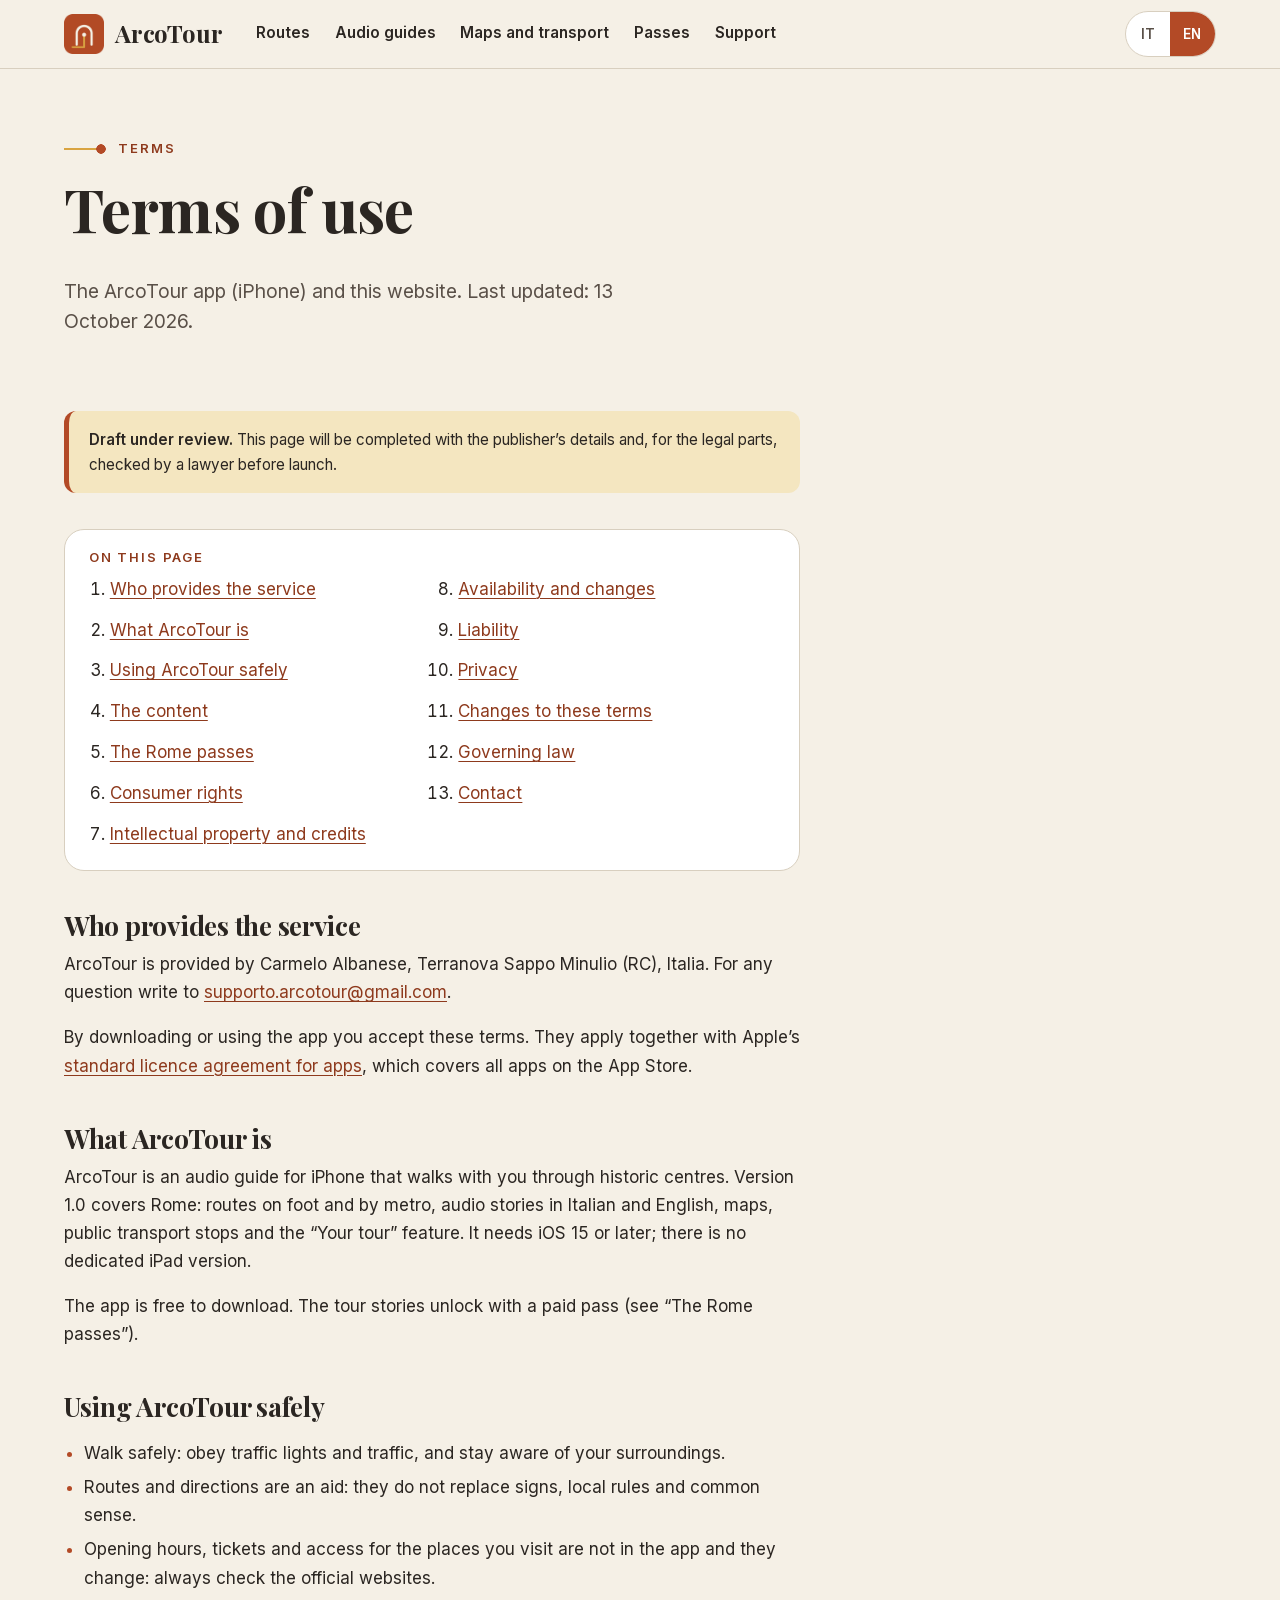
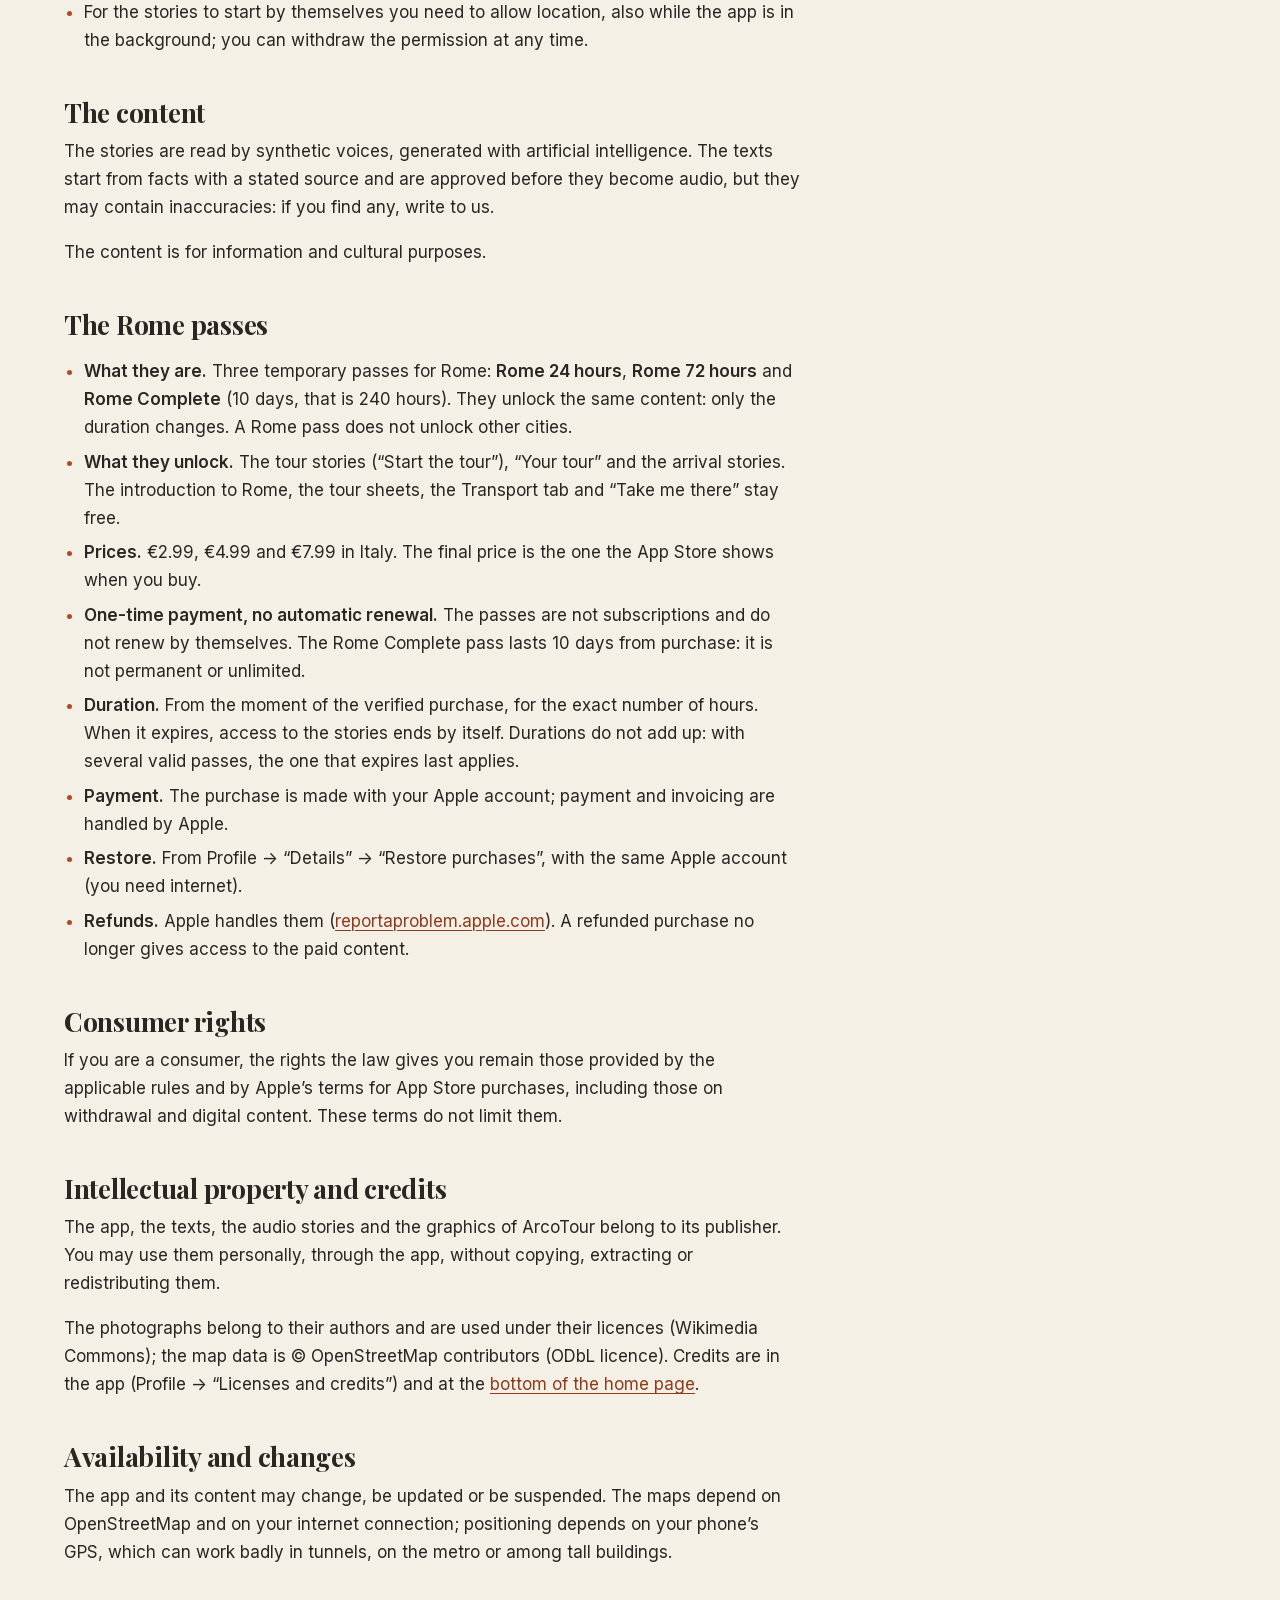
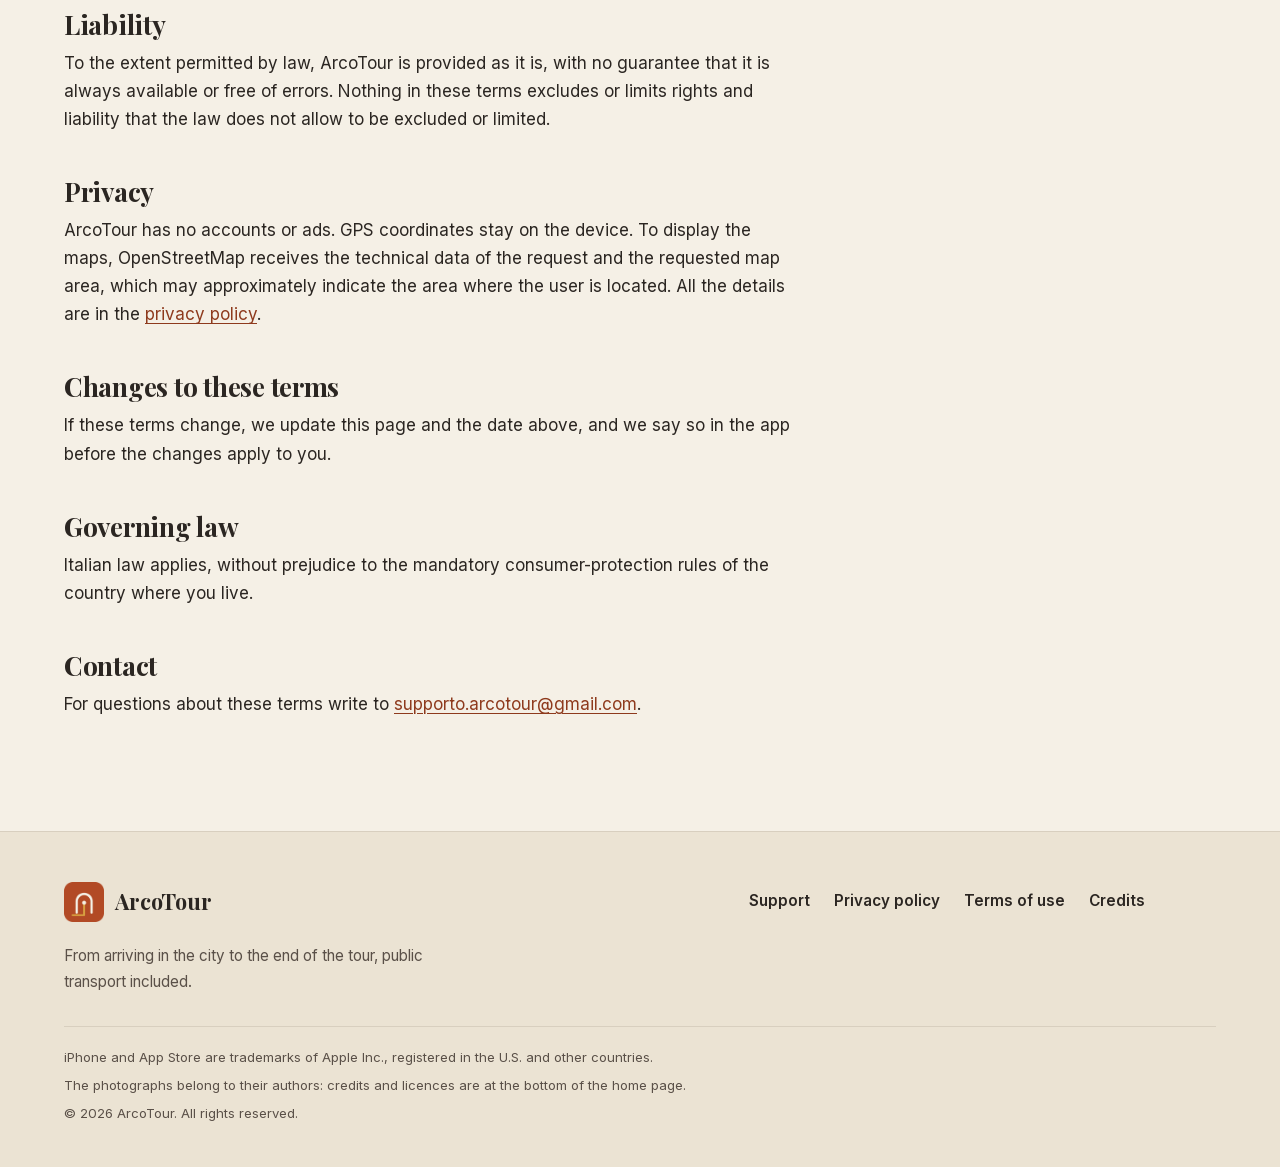
<file: en/terms.html>
<!doctype html>
<html lang="en">
<head>
<meta charset="utf-8">
<meta name="viewport" content="width=device-width, initial-scale=1">
<title>Terms of use · ArcoTour</title>
<meta name="description" content="ArcoTour terms of use: how the app works, the Rome passes (24 hours, 72 hours, 10 days, one-time payment, no renewal), restoring purchases and refunds.">
<meta name="theme-color" content="#F5F0E6">
<meta name="color-scheme" content="light">
<meta name="robots" content="noindex, follow">
<link rel="canonical" href="https://car-carmelo-ui.github.io/arcotour-site/en/terms.html">
<link rel="alternate" hreflang="it" href="https://car-carmelo-ui.github.io/arcotour-site/terms.html">
<link rel="alternate" hreflang="en" href="https://car-carmelo-ui.github.io/arcotour-site/en/terms.html">
<link rel="alternate" hreflang="x-default" href="https://car-carmelo-ui.github.io/arcotour-site/terms.html">
<meta property="og:type" content="website">
<meta property="og:site_name" content="ArcoTour">
<meta property="og:title" content="Terms of use · ArcoTour">
<meta property="og:description" content="ArcoTour terms of use: how the app works, the Rome passes (24 hours, 72 hours, 10 days, one-time payment, no renewal), restoring purchases and refunds.">
<meta property="og:url" content="https://car-carmelo-ui.github.io/arcotour-site/en/terms.html">
<meta property="og:locale" content="en_GB">
<meta property="og:locale:alternate" content="it_IT">
<meta property="og:image" content="https://car-carmelo-ui.github.io/arcotour-site/assets/img/anteprima-en.png">
<meta property="og:image:width" content="1200">
<meta property="og:image:height" content="630">
<meta property="og:image:alt" content="ArcoTour, walking audio tours">
<meta name="twitter:card" content="summary_large_image">
<link rel="icon" href="../favicon.ico" sizes="any">
<link rel="icon" type="image/png" sizes="32x32" href="../assets/img/favicon-32.png">
<link rel="apple-touch-icon" href="../assets/img/apple-touch-icon.png">
<link rel="preload" href="../assets/fonts/PlayfairDisplay-Bold.ttf" as="font" type="font/ttf" crossorigin>
<link rel="preload" href="../assets/fonts/inter-regular.woff2" as="font" type="font/woff2" crossorigin>
<link rel="stylesheet" href="../assets/css/site.css">
<script>document.documentElement.className='js'</script>
<script src="../assets/js/site.js" defer></script>
</head>
<body>
<a class="salta" href="#contenuto">Skip to content</a>
<header class="intestazione">
<div class="contenitore">
<a class="marchio" href="index.html" aria-label="ArcoTour, home page"><img src="../assets/img/icona-96.png" width="40" height="40" alt=""><span>ArcoTour</span></a>
<button class="menu-toggle" type="button" aria-expanded="false" aria-controls="menu-principale">Menu</button>
<nav class="nav" id="menu-principale" aria-label="Main menu"><ul><li><a href="index.html#roma">Routes</a></li><li><a href="index.html#audioguide">Audio guides</a></li><li><a href="index.html#mappe">Maps and transport</a></li><li><a href="index.html#pass">Passes</a></li><li><a href="support.html">Support</a></li></ul></nav>
<div class="lingua" role="group" aria-label="Site language"><a lang="it" hreflang="it" aria-label="Italiano" href="../terms.html">IT</a><span lang="en" aria-label="English" aria-current="true">EN</span></div>
</div>
</header>
<main id="contenuto">
<div class="contenitore pagina-testata">
<p class="occhiello">Terms</p>
<h1>Terms of use</h1>
<p class="lead">The ArcoTour app (iPhone) and this website. Last updated: 13 October 2026.</p>
</div>
<div class="contenitore pagina-corpo">
<p class="bozza" role="note"><strong>Draft under review.</strong> This page will be completed with the publisher’s details and, for the legal parts, checked by a lawyer before launch.</p>
<nav class="sommario" aria-labelledby="titolo-sommario"><h2 id="titolo-sommario">On this page</h2><ol><li><a href="#chi-siamo">Who provides the service</a></li><li><a href="#servizio">What ArcoTour is</a></li><li><a href="#uso">Using ArcoTour safely</a></li><li><a href="#contenuti">The content</a></li><li><a href="#pass">The Rome passes</a></li><li><a href="#recesso">Consumer rights</a></li><li><a href="#proprieta">Intellectual property and credits</a></li><li><a href="#disponibilita">Availability and changes</a></li><li><a href="#responsabilita">Liability</a></li><li><a href="#privacy">Privacy</a></li><li><a href="#modifiche">Changes to these terms</a></li><li><a href="#legge">Governing law</a></li><li><a href="#contatti">Contact</a></li></ol></nav>
<div class="prosa"><section id="chi-siamo"><h2>Who provides the service</h2><p>ArcoTour is provided by Carmelo Albanese, Terranova Sappo Minulio (RC), Italia. For any question write to <a href="mailto:supporto.arcotour@gmail.com">supporto.arcotour@gmail.com</a>.</p>
<p>By downloading or using the app you accept these terms. They apply together with Apple’s <a href="https://www.apple.com/legal/internet-services/itunes/dev/stdeula/">standard licence agreement for apps</a>, which covers all apps on the App Store.</p></section><section id="servizio"><h2>What ArcoTour is</h2><p>ArcoTour is an audio guide for iPhone that walks with you through historic centres. Version 1.0 covers Rome: routes on foot and by metro, audio stories in Italian and English, maps, public transport stops and the “Your tour” feature. It needs iOS 15 or later; there is no dedicated iPad version.</p>
<p>The app is free to download. The tour stories unlock with a paid pass (see “The Rome passes”).</p></section><section id="uso"><h2>Using ArcoTour safely</h2><ul><li>Walk safely: obey traffic lights and traffic, and stay aware of your surroundings.</li><li>Routes and directions are an aid: they do not replace signs, local rules and common sense.</li><li>Opening hours, tickets and access for the places you visit are not in the app and they change: always check the official websites.</li><li>For the stories to start by themselves you need to allow location, also while the app is in the background; you can withdraw the permission at any time.</li></ul></section><section id="contenuti"><h2>The content</h2><p>The stories are read by synthetic voices, generated with artificial intelligence. The texts start from facts with a stated source and are approved before they become audio, but they may contain inaccuracies: if you find any, write to us.</p>
<p>The content is for information and cultural purposes.</p></section><section id="pass"><h2>The Rome passes</h2><ul><li><strong>What they are.</strong> Three temporary passes for Rome: <strong>Rome 24 hours</strong>, <strong>Rome 72 hours</strong> and <strong>Rome Complete</strong> (10 days, that is 240 hours). They unlock the same content: only the duration changes. A Rome pass does not unlock other cities.</li><li><strong>What they unlock.</strong> The tour stories (“Start the tour”), “Your tour” and the arrival stories. The introduction to Rome, the tour sheets, the Transport tab and “Take me there” stay free.</li><li><strong>Prices.</strong> €2.99, €4.99 and €7.99 in Italy. The final price is the one the App Store shows when you buy.</li><li><strong>One-time payment, no automatic renewal.</strong> The passes are not subscriptions and do not renew by themselves. The Rome Complete pass lasts 10 days from purchase: it is not permanent or unlimited.</li><li><strong>Duration.</strong> From the moment of the verified purchase, for the exact number of hours. When it expires, access to the stories ends by itself. Durations do not add up: with several valid passes, the one that expires last applies.</li><li><strong>Payment.</strong> The purchase is made with your Apple account; payment and invoicing are handled by Apple.</li><li><strong>Restore.</strong> From Profile → “Details” → “Restore purchases”, with the same Apple account (you need internet).</li><li><strong>Refunds.</strong> Apple handles them (<a href="https://reportaproblem.apple.com">reportaproblem.apple.com</a>). A refunded purchase no longer gives access to the paid content.</li></ul></section><section id="recesso"><h2>Consumer rights</h2><p>If you are a consumer, the rights the law gives you remain those provided by the applicable rules and by Apple’s terms for App Store purchases, including those on withdrawal and digital content. These terms do not limit them.</p></section><section id="proprieta"><h2>Intellectual property and credits</h2><p>The app, the texts, the audio stories and the graphics of ArcoTour belong to its publisher. You may use them personally, through the app, without copying, extracting or redistributing them.</p>
<p>The photographs belong to their authors and are used under their licences (Wikimedia Commons); the map data is © OpenStreetMap contributors (ODbL licence). Credits are in the app (Profile → “Licenses and credits”) and at the <a href="index.html#crediti">bottom of the home page</a>.</p></section><section id="disponibilita"><h2>Availability and changes</h2><p>The app and its content may change, be updated or be suspended. The maps depend on OpenStreetMap and on your internet connection; positioning depends on your phone’s GPS, which can work badly in tunnels, on the metro or among tall buildings.</p></section><section id="responsabilita"><h2>Liability</h2><p>To the extent permitted by law, ArcoTour is provided as it is, with no guarantee that it is always available or free of errors. Nothing in these terms excludes or limits rights and liability that the law does not allow to be excluded or limited.</p></section><section id="privacy"><h2>Privacy</h2><p>ArcoTour has no accounts or ads. GPS coordinates stay on the device. To display the maps, OpenStreetMap receives the technical data of the request and the requested map area, which may approximately indicate the area where the user is located. All the details are in the <a href="privacy.html">privacy policy</a>.</p></section><section id="modifiche"><h2>Changes to these terms</h2><p>If these terms change, we update this page and the date above, and we say so in the app before the changes apply to you.</p></section><section id="legge"><h2>Governing law</h2><p>Italian law applies, without prejudice to the mandatory consumer-protection rules of the country where you live.</p></section><section id="contatti"><h2>Contact</h2><p>For questions about these terms write to <a href="mailto:supporto.arcotour@gmail.com">supporto.arcotour@gmail.com</a>.</p></section></div>
</div>
</main>
<footer class="piede">
<div class="contenitore">
<div class="piede-griglia">
<div>
<a class="marchio" href="index.html" aria-label="ArcoTour, home page"><img src="../assets/img/icona-96.png" width="40" height="40" alt=""><span>ArcoTour</span></a>
<p class="frase">From arriving in the city to the end of the tour, public transport included.</p>
</div>
<nav aria-label="The site"><ul><li><a href="support.html">Support</a></li><li><a href="privacy.html">Privacy policy</a></li><li><a href="terms.html">Terms of use</a></li><li><a href="index.html#crediti">Credits</a></li></ul></nav>
</div>
<div class="note">
<p>iPhone and App Store are trademarks of Apple Inc., registered in the U.S. and other countries.</p>
<p>The photographs belong to their authors: credits and licences are at the bottom of the home page.</p>
<p>© 2026 ArcoTour. All rights reserved.</p>
</div>
</div>
</footer>
</body>
</html>
</file>
<file: assets/css/site.css>
/* ArcoTour — sito ufficiale.
   Colori, caratteri e forme sono quelli dell'app (app/lib/theme.dart e docs/design.md del progetto dell'app):
   travertino = sfondo, terracotta = azioni, ocra = «oro» (percorso e dettagli), avorio e bianco = schede,
   inchiostro = testo. Titoli in Playfair Display, tutto il resto in Inter. Nessuna risorsa esterna. */

@font-face {
  font-family: "Playfair Display"; font-style: normal; font-weight: 700; font-display: swap;
  src: url("../fonts/PlayfairDisplay-Bold.ttf") format("truetype");
}
@font-face {
  font-family: "Inter"; font-style: normal; font-weight: 400; font-display: swap;
  src: url("../fonts/inter-regular.woff2") format("woff2");
}
@font-face {
  font-family: "Inter"; font-style: normal; font-weight: 600; font-display: swap;
  src: url("../fonts/inter-semibold.woff2") format("woff2");
}

:root {
  --travertino: #F5F0E6;
  --avorio: #FBF8F1;
  --bianco: #FFFFFF;
  --sabbia: #EBE3D3;
  --terracotta: #B34A26;
  --terracotta-scura: #8E3A1D;
  --ocra: #D9A441;
  --ocra-chiara: #F4E6C0;
  --inchiostro: #2B2622;
  --secondario: #5A5048;
  --bordo: #D8CFBF;
  --verde: #3F6B4F;
  --font-titoli: "Playfair Display", Georgia, "Times New Roman", serif;
  --font-testo: "Inter", system-ui, -apple-system, "Segoe UI", Roboto, "Helvetica Neue", Arial, sans-serif;
  --raggio: 20px;
  --larghezza: 72rem;
  --ombra: 0 1px 0 rgba(43, 38, 34, .04), 0 22px 44px -30px rgba(43, 38, 34, .45);
}

*, *::before, *::after { box-sizing: border-box; }

html {
  -webkit-text-size-adjust: 100%;
  text-size-adjust: 100%;
  scroll-behavior: smooth;
  scroll-padding-top: 5.5rem;
  color-scheme: light;
}

body {
  margin: 0;
  background: var(--travertino);
  color: var(--inchiostro);
  font-family: var(--font-testo);
  font-size: 1.0625rem;
  line-height: 1.65;
  font-synthesis: none;
  overflow-wrap: break-word; /* un indirizzo lungo (osmfoundation.org/wiki/Privacy_Policy) a capo invece di uscire dallo schermo */
  -webkit-font-smoothing: antialiased;
  text-rendering: optimizeLegibility;
}

img { display: block; max-width: 100%; height: auto; }

a { color: var(--terracotta-scura); text-underline-offset: .2em; text-decoration-thickness: 1px; }
a:hover { color: var(--terracotta); }

:focus-visible { outline: 3px solid var(--terracotta); outline-offset: 3px; border-radius: 4px; }

.salta {
  position: absolute; left: .75rem; top: -4rem; z-index: 100;
  background: var(--inchiostro); color: var(--bianco); padding: .75rem 1.1rem; border-radius: 12px; font-weight: 600;
}
.salta:focus { top: .75rem; color: var(--bianco); }

/* ------------------------------------------------------------------ testo */
h1, h2, h3 {
  font-family: var(--font-titoli); font-weight: 700; line-height: 1.12; letter-spacing: -.01em;
  margin: 0 0 .55em; text-wrap: balance;
}
/* il Playfair ha i numeri «a minuscola» di serie: nei titoli, nei prezzi e nei numeri d'ordine li voglio tutti alti uguali */
h1, h2, h3, .marchio, .fatti .valore, .passo::before, .elenco-percorsi li::before, .pass .prezzo { font-variant-numeric: lining-nums; }
h1 { font-size: clamp(2.35rem, 1.35rem + 4.6vw, 4.35rem); }
h2 { font-size: clamp(1.85rem, 1.2rem + 2.4vw, 2.9rem); }
h3 { font-size: 1.35rem; line-height: 1.2; }
p { margin: 0 0 1em; }
strong { font-weight: 600; }

.occhiello {
  display: flex; align-items: center; gap: .8rem; margin: 0 0 1.1rem;
  font-size: .8125rem; font-weight: 600; line-height: 1.2; letter-spacing: .14em; text-transform: uppercase;
  color: var(--terracotta-scura);
}
/* il motivo del marchio: un percorso ocra che finisce con un punto terracotta */
.occhiello::before {
  content: ""; flex: none; width: 2.6rem; height: 10px;
  background:
    radial-gradient(circle, var(--terracotta) 0 4.5px, transparent 5px) right center / 10px 10px no-repeat,
    linear-gradient(var(--ocra), var(--ocra)) left center / calc(100% - 6px) 2px no-repeat;
}

.lead { font-size: 1.2rem; line-height: 1.6; color: var(--secondario); max-width: 38rem; }

.contenitore { width: min(100% - 2.5rem, var(--larghezza)); margin-inline: auto; }

section { padding-block: clamp(3.5rem, 8vw, 6.5rem); }
/* le parti di un testo lungo (informativa, condizioni) non sono «fasce» della pagina: niente grande spazio sopra e sotto */
.prosa section, .pagina-corpo section { padding-block: 0; }
.sezione-avorio { background: var(--avorio); border-block: 1px solid var(--bordo); }
.sezione-sabbia { background: var(--sabbia); }
.testata { max-width: 42rem; margin-bottom: clamp(2rem, 4vw, 3rem); }

/* ------------------------------------------------------------ intestazione */
.intestazione {
  position: sticky; top: 0; z-index: 30;
  background: rgba(245, 240, 230, .95); border-bottom: 1px solid var(--bordo);
  -webkit-backdrop-filter: saturate(1.2) blur(8px); backdrop-filter: saturate(1.2) blur(8px);
}
.intestazione .contenitore { display: flex; flex-wrap: wrap; align-items: center; gap: .25rem .75rem; min-height: 4.25rem; }

.marchio {
  order: 1; display: inline-flex; align-items: center; gap: .7rem; min-height: 2.75rem; text-decoration: none; color: var(--inchiostro);
  font-family: var(--font-titoli); font-weight: 700; font-size: 1.5rem; letter-spacing: -.01em;
}
.marchio:hover { color: var(--inchiostro); }
.marchio img { width: 40px; height: 40px; }

.lingua {
  order: 2; display: inline-flex; margin-left: auto; border: 1px solid var(--bordo); border-radius: 999px;
  background: var(--bianco); overflow: hidden;
}
.lingua a, .lingua span {
  display: inline-flex; align-items: center; justify-content: center; min-width: 2.75rem; min-height: 2.75rem;
  padding: 0 .85rem; font-size: .85rem; font-weight: 600; text-decoration: none; color: var(--secondario);
}
.lingua a:hover { background: var(--travertino); color: var(--inchiostro); }
.lingua [aria-current="true"] { background: var(--terracotta); color: var(--bianco); }

.menu-toggle {
  order: 3; display: none; align-items: center; min-height: 2.75rem; padding: 0 1rem; border: 1px solid var(--bordo);
  border-radius: 999px; background: var(--bianco); color: var(--inchiostro); font: 600 .9rem var(--font-testo); cursor: pointer;
}

.nav { order: 4; width: 100%; padding-bottom: .5rem; }
.nav ul { display: flex; flex-wrap: wrap; gap: 0 1.35rem; list-style: none; margin: 0; padding: 0; }
.nav a {
  display: inline-block; padding: .65rem .1rem; color: var(--inchiostro); text-decoration: none;
  font-size: .95rem; font-weight: 600; border-bottom: 2px solid transparent;
}
.nav a:hover { color: var(--inchiostro); border-color: var(--ocra); }
.nav a[aria-current="page"] { border-color: var(--terracotta); }

@media (min-width: 56rem) {
  .nav { order: 2; width: auto; padding: 0; margin-left: 1.25rem; }
  .lingua { order: 3; }
}
/* con JavaScript il menu si chiude sui telefoni; senza, resta aperto sotto il marchio */
@media (max-width: 55.99rem) {
  .js .menu-toggle { display: inline-flex; }
  .js .nav { display: none; padding: .25rem 0 1rem; }
  .js .nav.aperto { display: block; }
  .js .nav ul { flex-direction: column; }
  .nav a { min-width: 2.75rem; } /* con il dito: area da toccare di almeno 44 px */
}
/* telefoni piccoli (320–380 px): marchio e pulsanti un po' più stretti, perché lingua e «Menu» restino sulla stessa riga */
@media (max-width: 24rem) {
  .intestazione .contenitore { gap: .25rem .5rem; }
  .marchio { font-size: 1.3rem; gap: .5rem; }
  .marchio img { width: 34px; height: 34px; }
  .lingua a, .lingua span { min-width: 2.75rem; padding: 0 .4rem; }
  .menu-toggle { padding: 0 .8rem; }
}
@media (max-width: 22rem) {
  .contenitore { width: min(100% - 1.5rem, var(--larghezza)); }
  .marchio { font-size: 1.15rem; }
  .menu-toggle { padding: 0 .7rem; }
}

/* --------------------------------------------------------------- pulsanti */
.pulsanti { display: flex; flex-wrap: wrap; gap: .9rem; margin: 1.9rem 0 1.4rem; }
.pulsante {
  display: inline-flex; align-items: center; justify-content: center; min-height: 3.5rem; padding: 0 1.75rem;
  border: 2px solid transparent; border-radius: 16px; font-weight: 600; font-size: 1rem; text-decoration: none;
}
@media (max-width: 36rem) { .pulsanti .pulsante { flex: 1 1 100%; } }
.pulsante-primario { background: var(--terracotta); color: var(--bianco); }
.pulsante-primario:hover { background: var(--terracotta-scura); color: var(--bianco); }
.pulsante-secondario { border-color: var(--terracotta); color: var(--terracotta-scura); background: transparent; }
.pulsante-secondario:hover { background: var(--bianco); color: var(--terracotta-scura); }

.disponibilita { display: inline-flex; align-items: center; gap: .6rem; margin: 0; font-size: .95rem; color: var(--secondario); }
.disponibilita::before { content: ""; width: .6rem; height: .6rem; border-radius: 50%; background: var(--ocra); }

/* ------------------------------------------------------------------- eroe */
.eroe { padding-block: clamp(2.5rem, 6vw, 5rem) clamp(3rem, 7vw, 6rem); }
.eroe .contenitore { display: grid; gap: 3rem; align-items: center; }
.eroe h1 { margin-bottom: .45em; }
@media (min-width: 60rem) {
  .eroe .contenitore { grid-template-columns: minmax(0, 1.12fr) minmax(0, .88fr); gap: 4.5rem; }
}

/* l'arco dell'icona come cornice delle foto */
.arco { margin: 0 auto; width: min(100%, 26rem); }
.arco-cornice {
  overflow: hidden; aspect-ratio: 4 / 5; border-radius: 999px 999px 0 0; background: var(--sabbia);
  box-shadow: 0 0 0 .6rem var(--travertino), 0 0 0 calc(.6rem + 1.5px) var(--ocra), 0 40px 60px -40px rgba(43, 38, 34, .55);
}
.arco-cornice img { width: 100%; height: 100%; object-fit: cover; }
.arco figcaption { margin-top: 1.5rem; }

.credito { margin: .6rem 0 0; font-size: .78rem; line-height: 1.45; color: var(--secondario); }
.credito a { color: inherit; padding-block: .4rem; } /* il collegamento è piccolo: il padding allarga solo la zona da toccare */

/* ------------------------------------------------------------------ fatti */
.fatti { padding-block: 2.25rem; }
.fatti ul { display: grid; gap: 1.5rem; margin: 0; padding: 0; list-style: none; grid-template-columns: repeat(auto-fit, minmax(11rem, 1fr)); }
.fatti li { display: flex; align-items: baseline; gap: .9rem; }
.fatti .valore { font-family: var(--font-titoli); font-weight: 700; font-size: 2.6rem; line-height: 1; color: var(--terracotta-scura); }
.fatti .etichetta { color: var(--secondario); line-height: 1.35; }

/* ----------------------------------------------------------------- passi */
.passi { display: grid; gap: 2rem; margin: 0; padding: 0; list-style: none; counter-reset: passo; }
.passo { position: relative; padding-top: 4.2rem; counter-increment: passo; }
.passo::before {
  content: counter(passo); position: absolute; top: 0; left: 0;
  font-family: var(--font-titoli); font-weight: 700; font-size: 3.4rem; line-height: 1; color: var(--ocra);
}
.passo::after { content: ""; position: absolute; top: 1.7rem; left: 3rem; right: 0; height: 2px; background: linear-gradient(90deg, var(--ocra), transparent); }
.passo p { color: var(--secondario); margin: 0; }
@media (min-width: 48rem) { .passi { grid-template-columns: repeat(3, 1fr); gap: 2.5rem; } }

/* ------------------------------------------------------------------ schede */
.griglia { display: grid; gap: 1.5rem; }
.griglia-percorsi { grid-template-columns: repeat(auto-fill, minmax(min(100%, 19rem), 1fr)); }
.griglia-3 { grid-template-columns: repeat(auto-fill, minmax(min(100%, 17rem), 1fr)); }

.scheda {
  display: flex; flex-direction: column; overflow: hidden; background: var(--bianco);
  border: 1px solid var(--bordo); border-radius: var(--raggio); box-shadow: var(--ombra);
}
.scheda > img { width: 100%; aspect-ratio: 4 / 3; object-fit: cover; background: var(--sabbia); }
.scheda-corpo { padding: 1.3rem 1.45rem 1.5rem; }
.scheda-corpo > :last-child { margin-bottom: 0; }
.scheda h3 { margin-bottom: .35em; }
.scheda p { color: var(--secondario); }
.scheda .credito { margin-top: .9rem; }

.meta { display: flex; flex-wrap: wrap; gap: .5rem; margin: 0 0 .8rem; padding: 0; list-style: none; }
.meta li {
  padding: .22rem .7rem; border-radius: 999px; background: var(--ocra-chiara); color: var(--inchiostro);
  font-size: .78rem; font-weight: 600; letter-spacing: .02em;
}
.tappe-elenco { font-size: .92rem; line-height: 1.5; }

.elenco-percorsi {
  display: grid; gap: .25rem 3rem; margin: 2rem 0 0; padding: 0; list-style: none; counter-reset: percorso;
}
@media (min-width: 48rem) { .elenco-percorsi { grid-template-columns: 1fr 1fr; } }
.elenco-percorsi li {
  display: flex; align-items: baseline; gap: .9rem; padding: .85rem 0; border-bottom: 1px solid var(--bordo); counter-increment: percorso;
}
.elenco-percorsi li::before {
  content: counter(percorso, decimal-leading-zero); flex: none; width: 1.9rem;
  font-family: var(--font-titoli); font-weight: 700; color: var(--terracotta-scura);
}
.elenco-percorsi .nome { font-weight: 600; }
.elenco-percorsi .dettaglio { display: block; font-size: .88rem; color: var(--secondario); font-weight: 400; }

.sottotitolo-sezione { margin: 3.25rem 0 0; font-size: 1.3rem; }
.nota { font-size: .95rem; color: var(--secondario); max-width: 44rem; }
.nota-sotto { margin-top: 1.5rem; }
section.senza-sopra { padding-top: 0; }

/* ---------------------------------------------------------- audioguide */
.due-colonne { display: grid; gap: 3rem; align-items: center; }
@media (min-width: 60rem) { .due-colonne { grid-template-columns: 1.05fr .95fr; gap: 5rem; } }
.punti { margin: 1.25rem 0 0; padding: 0; list-style: none; }
.punti li { position: relative; padding: .45rem 0 .45rem 1.9rem; }
.punti li::before {
  content: ""; position: absolute; left: 0; top: 1.05rem; width: .95rem; height: 2px; background: var(--ocra);
}
.punti li::after {
  content: ""; position: absolute; left: .95rem; top: calc(1.05rem - 3px); width: 8px; height: 8px; border-radius: 50%; background: var(--terracotta);
}
.citazione {
  position: relative; padding: clamp(2rem, 5vw, 3.5rem); border-radius: 28px; background: var(--terracotta-scura); color: var(--avorio);
  box-shadow: 0 40px 60px -40px rgba(43, 38, 34, .6);
}
.citazione p:first-child {
  margin: 0 0 1rem; font-family: var(--font-titoli); font-weight: 700; font-size: clamp(1.9rem, 1.2rem + 2.6vw, 3rem); line-height: 1.12;
}
.citazione p:last-child { margin: 0; font-size: .95rem; color: var(--ocra-chiara); }
.citazione::before { content: ""; display: block; width: 3.2rem; height: 4px; margin-bottom: 1.5rem; border-radius: 2px; background: var(--ocra); }

/* ---------------------------------------------------------------- pass */
.griglia-pass { display: grid; gap: 1.5rem; }
@media (min-width: 52rem) { .griglia-pass { grid-template-columns: repeat(3, 1fr); } }
.pass {
  display: flex; flex-direction: column; padding: 1.9rem 1.75rem; background: var(--bianco);
  border: 1px solid var(--bordo); border-top: 4px solid var(--ocra); border-radius: var(--raggio); box-shadow: var(--ombra);
}
.pass h3 { margin-bottom: .1em; }
.pass .durata { margin: 0 0 1.1rem; color: var(--secondario); }
.pass .prezzo { margin: 0 0 1.1rem; font-family: var(--font-titoli); font-weight: 700; font-size: 2.9rem; line-height: 1; color: var(--terracotta-scura); }
.pass .contenuto { margin: 0 0 1.1rem; font-size: .95rem; }
.pass .bollini { margin: auto 0 0; padding: 1rem 0 0; list-style: none; border-top: 1px solid var(--bordo); font-size: .88rem; color: var(--secondario); }
.pass .bollini li { padding: .15rem 0 .15rem 1.4rem; position: relative; }
.pass .bollini li::before {
  content: ""; position: absolute; left: .1rem; top: .5rem; width: .4rem; height: .7rem;
  border: solid var(--verde); border-width: 0 2px 2px 0; transform: rotate(40deg);
}
.pass-punti { margin: 2.25rem 0 0; }

/* -------------------------------------------------------------- privacy */
.fascia-privacy {
  display: grid; gap: 2rem; padding: clamp(1.75rem, 4vw, 3rem); background: var(--avorio);
  border: 1px solid var(--bordo); border-left: 6px solid var(--ocra); border-radius: var(--raggio);
}
@media (min-width: 52rem) { .fascia-privacy { grid-template-columns: 1fr 1fr; align-items: center; gap: 3rem; } }
.fascia-privacy h2 { margin: 0; }

/* -------------------------------------------------------------- crediti */
.crediti { padding-block: 3.5rem; border-top: 1px solid var(--bordo); }
.crediti h2 { font-size: 1.6rem; }
.crediti p { font-size: .92rem; color: var(--secondario); max-width: 48rem; }
.tabella-crediti { width: 100%; border-collapse: collapse; margin: 1.25rem 0 1.5rem; font-size: .86rem; }
.tabella-crediti th, .tabella-crediti td { padding: .55rem .75rem .55rem 0; text-align: left; vertical-align: top; border-bottom: 1px solid var(--bordo); }
.tabella-crediti th { font-weight: 600; color: var(--inchiostro); }
.tabella-crediti td { color: var(--secondario); }
.scorri { overflow-x: auto; }

/* ----------------------------------------------------- assistenza e testi */
.pagina-testata { padding-block: clamp(2.5rem, 6vw, 4.5rem) clamp(1.5rem, 3vw, 2.5rem); }
.pagina-testata h1 { font-size: clamp(2.2rem, 1.3rem + 3.8vw, 3.8rem); }
.pagina-corpo { padding-block: 1rem clamp(3.5rem, 8vw, 6rem); }

.contatto {
  display: grid; gap: 1rem; padding: 1.75rem 1.9rem; margin-bottom: 2.5rem; background: var(--bianco);
  border: 1px solid var(--bordo); border-left: 6px solid var(--terracotta); border-radius: var(--raggio); box-shadow: var(--ombra);
}
.contatto h2 { margin: 0; font-size: 1.6rem; }
.contatto p { margin: 0; }
.contatto p + p { margin-top: .75rem; color: var(--secondario); font-size: .95rem; }

.indice { display: flex; flex-wrap: wrap; gap: .6rem; margin: 0 0 2.25rem; padding: 0; list-style: none; }
.indice a {
  display: inline-flex; align-items: center; min-height: 2.75rem; padding: 0 1.1rem; border: 1px solid var(--bordo); border-radius: 999px;
  background: var(--bianco); color: var(--inchiostro); font-size: .92rem; font-weight: 600; text-decoration: none;
}
.indice a:hover { border-color: var(--terracotta); color: var(--terracotta-scura); }

.gruppo-faq { margin-top: 2.75rem; }
.gruppo-faq h2 { font-size: 1.7rem; }
.faq details { border-bottom: 1px solid var(--bordo); }
.faq details:first-of-type { border-top: 1px solid var(--bordo); }
.faq summary {
  position: relative; display: block; padding: 1.15rem 3rem 1.15rem 0; font-weight: 600; cursor: pointer; list-style: none;
}
.faq summary::-webkit-details-marker { display: none; }
.faq summary::after {
  content: "+"; position: absolute; right: .35rem; top: 50%; transform: translateY(-52%);
  font-size: 1.6rem; font-weight: 400; line-height: 1; color: var(--terracotta);
}
.faq details[open] summary::after { content: "\2212"; }
.faq summary:hover { color: var(--terracotta-scura); }
.faq .risposta { max-width: 44rem; padding: 0 0 1.4rem; }
.faq .risposta > :last-child { margin-bottom: 0; }

.prosa { max-width: 46rem; }
.prosa h2 { margin: 2.75rem 0 .6rem; font-size: 1.65rem; }
.prosa > h2:first-child, .prosa > section:first-child > h2 { margin-top: 0; }
.prosa ul { padding-left: 1.25rem; }
.prosa li { margin: .4rem 0; }
.prosa li::marker { color: var(--terracotta); }

.sommario { max-width: 46rem; margin: 0 0 2.5rem; padding: 1.25rem 1.5rem; background: var(--bianco); border: 1px solid var(--bordo); border-radius: var(--raggio); }
.sommario h2 { margin: 0 0 .5rem; font-family: var(--font-testo); font-size: .8125rem; letter-spacing: .14em; text-transform: uppercase; color: var(--terracotta-scura); }
.sommario ol { margin: 0; padding-left: 1.3rem; columns: 2 16rem; column-gap: 2rem; }
.sommario li { margin: 0 0 .5rem; break-inside: avoid; }
.sommario a { display: inline-block; padding-block: .15rem; }

.prosa-sez h3 { margin-top: 2rem; }
.parte-titolo { margin: 3.25rem 0 0; padding-top: 1.5rem; border-top: 2px solid var(--ocra); font-size: 2rem; }
.parte-titolo:first-child { margin-top: 0; }

.bozza {
  max-width: 46rem; margin: 0 0 2.25rem; padding: 1rem 1.25rem; background: var(--ocra-chiara);
  border-left: 5px solid var(--terracotta); border-radius: 12px; font-size: .95rem;
}
.segnaposto {
  padding: .05rem .4rem; border-radius: 6px; background: var(--ocra-chiara); border: 1px dashed var(--terracotta);
  color: var(--inchiostro); font-weight: 600; font-size: .92em; white-space: normal;
}
/* un testo già scritto che aspetta una conferma ({!…} nell'informativa): evidenziato, ma non è un dato mancante */
mark.da-confermare {
  padding: .05rem .3rem; border-radius: 6px; background: var(--ocra-chiara); border: 1px dotted var(--terracotta);
  color: var(--inchiostro); -webkit-box-decoration-break: clone; box-decoration-break: clone;
}

/* ---------------------------------------------------------------- piè */
.piede { margin-top: 0; padding-block: 3rem 2.25rem; background: var(--sabbia); border-top: 1px solid var(--bordo); font-size: .95rem; color: var(--secondario); }
.piede a { color: var(--inchiostro); }
.piede-griglia { display: grid; gap: 2rem; }
@media (min-width: 52rem) { .piede-griglia { grid-template-columns: 1.4fr 1fr; align-items: start; } }
.piede .marchio { font-size: 1.35rem; }
.piede .frase { margin: .9rem 0 0; max-width: 26rem; }
.piede nav ul { display: flex; flex-wrap: wrap; gap: .25rem 1.5rem; margin: 0; padding: 0; list-style: none; }
.piede nav a { display: inline-block; padding: .5rem 0; font-weight: 600; text-decoration: none; }
.piede nav a:hover { text-decoration: underline; }
.piede .note { margin-top: 2rem; padding-top: 1.25rem; border-top: 1px solid var(--bordo); font-size: .82rem; }
.piede .note p { margin: 0 0 .4rem; }

/* ---------------------------------------------------------------- 404 */
.vuota { padding-block: clamp(4rem, 12vw, 9rem); text-align: center; }
.vuota .lead { margin-inline: auto; }
.vuota .lead-en { margin-top: 3rem; }

/* ----------------------------------------------------------- stampa, moto */
@media (prefers-reduced-motion: reduce) {
  html { scroll-behavior: auto; }
  *, *::before, *::after { animation: none !important; transition: none !important; }
}
@media print {
  .intestazione, .menu-toggle, .salta, .pulsanti { display: none !important; }
  body { background: #fff; font-size: 11pt; }
  a { color: inherit; }
  section { padding-block: 1.5rem; }
}
</file>
